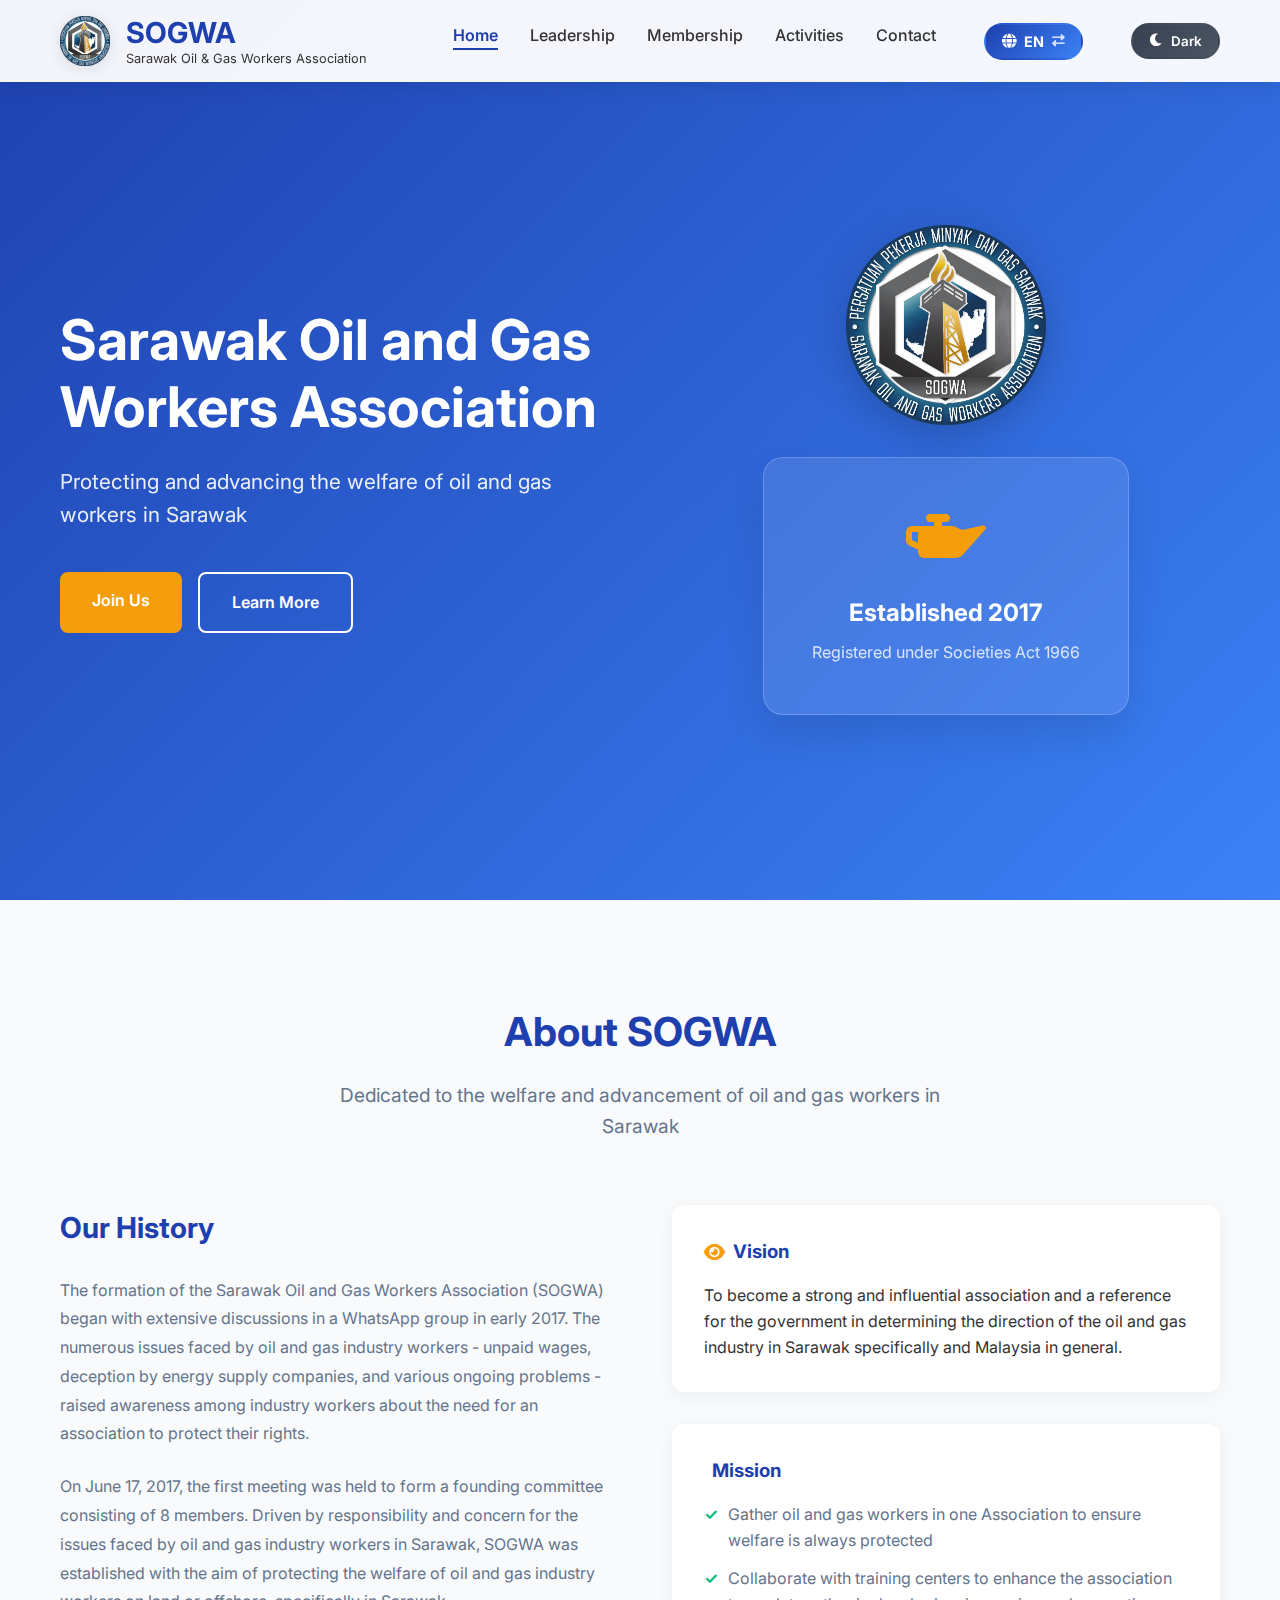
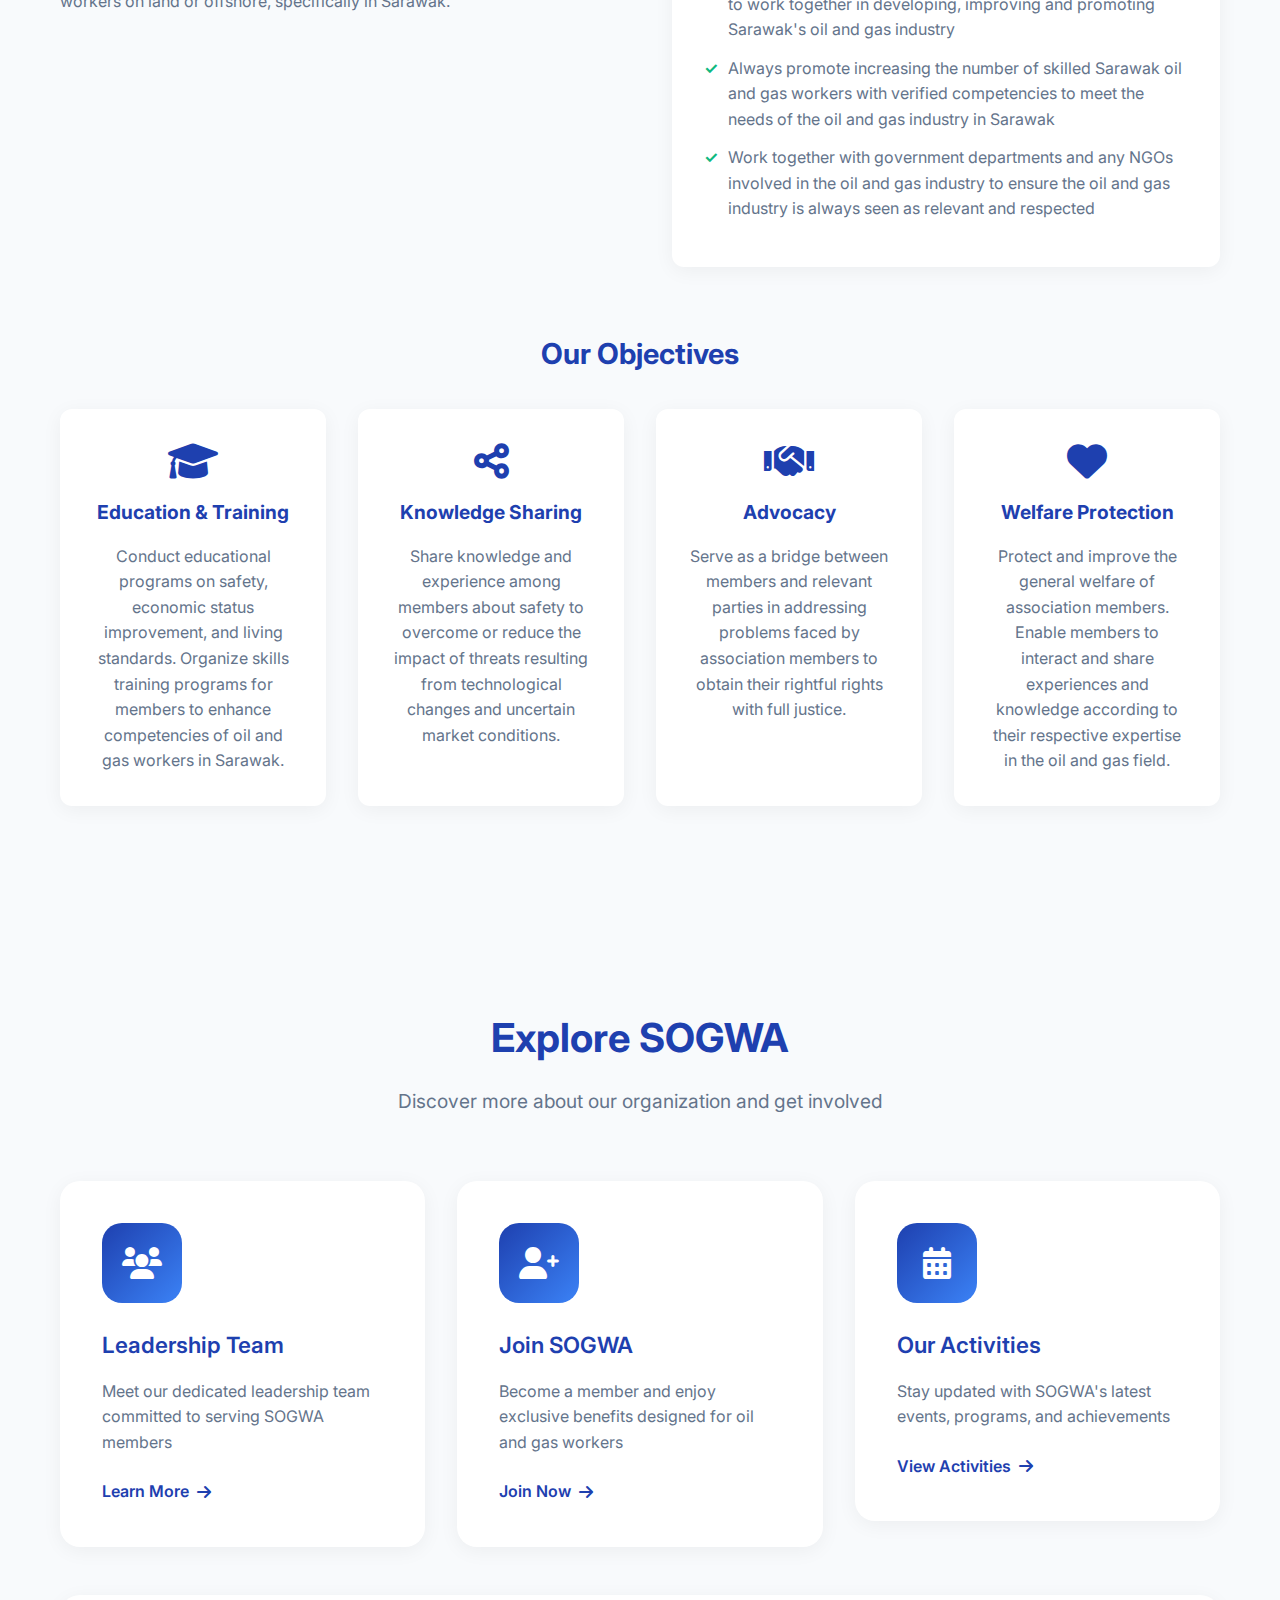
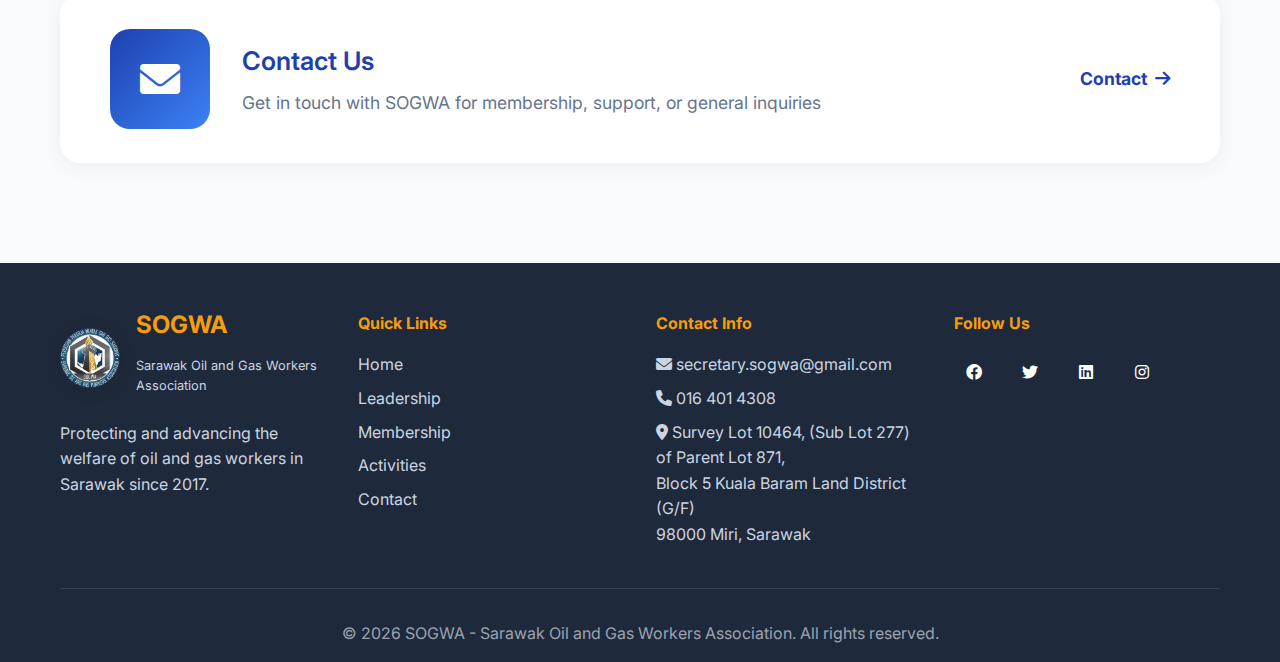
<file: index.html>
<!DOCTYPE html>
<html lang="en" data-theme="light">
<head>
    <meta charset="UTF-8">
    <meta name="viewport" content="width=device-width, initial-scale=1.0">
    <title>SOGWA - Sarawak Oil and Gas Workers Association</title>
    <link rel="stylesheet" href="styles.css">
    <link href="https://cdnjs.cloudflare.com/ajax/libs/font-awesome/6.0.0/css/all.min.css" rel="stylesheet">
    <link href="https://fonts.googleapis.com/css2?family=Inter:wght@300;400;500;600;700&display=swap" rel="stylesheet">
</head>
<body>
    <!-- Navigation -->
    <nav class="navbar">
        <div class="nav-container">
            <div class="nav-logo">
                <img src="logo.png" alt="SOGWA Logo" class="logo-img">
                <div class="logo-text">
                    <h2>SOGWA</h2>
                    <span>Sarawak Oil & Gas Workers Association</span>
                </div>
            </div>
            <ul class="nav-menu">
                <li class="nav-item">
                    <a href="index.html" class="nav-link active">Home</a>
                </li>
                <li class="nav-item">
                    <a href="leadership.html" class="nav-link">Leadership</a>
                </li>
                <li class="nav-item">
                    <a href="membership.html" class="nav-link">Membership</a>
                </li>
                <li class="nav-item">
                    <a href="activities.html" class="nav-link">Activities</a>
                </li>
                <li class="nav-item">
                    <a href="contact.html" class="nav-link">Contact</a>
                </li>
                <li class="nav-item language-switcher">
                    <button class="nav-link language-toggle-btn" onclick="toggleLanguage()">
                        <i class="fas fa-globe"></i>
                        <span class="current-lang">EN</span>
                        <i class="fas fa-exchange-alt toggle-icon"></i>
                    </button>
                </li>
                <li class="nav-item">
                    <button class="nav-link dark-mode-toggle" onclick="toggleDarkMode()">
                        <i class="fas fa-moon"></i>
                        <span>Dark</span>
                    </button>
                </li>
            </ul>
            <div class="hamburger">
                <span class="bar"></span>
                <span class="bar"></span>
                <span class="bar"></span>
            </div>
        </div>
    </nav>

    <!-- Hero Section -->
    <section id="home" class="hero">
        <div class="hero-container">
            <div class="hero-content">
                <h1>Sarawak Oil and Gas Workers Association</h1>
                <p class="hero-subtitle">Protecting and advancing the welfare of oil and gas workers in Sarawak</p>
                <div class="hero-buttons">
                    <a href="membership.html" class="btn btn-primary">Join Us</a>
                    <a href="#about" class="btn btn-secondary">Learn More</a>
                </div>
            </div>
            <div class="hero-image">
                <div class="hero-logo">
                    <img src="logo.png" alt="SOGWA Logo" class="hero-logo-img">
                </div>
                <div class="hero-card">
                    <i class="fas fa-oil-can"></i>
                    <h3>Established 2017</h3>
                    <p>Registered under Societies Act 1966</p>
                </div>
            </div>
        </div>
    </section>

    <!-- About Section -->
    <section id="about" class="about">
        <div class="container">
            <div class="section-header">
                <h2>About SOGWA</h2>
                <p>Dedicated to the welfare and advancement of oil and gas workers in Sarawak</p>
            </div>
            
            <div class="about-grid">
                <div class="about-content">
                    <h3>Our History</h3>
                    <p>The formation of the Sarawak Oil and Gas Workers Association (SOGWA) began with extensive discussions in a WhatsApp group in early 2017. The numerous issues faced by oil and gas industry workers - unpaid wages, deception by energy supply companies, and various ongoing problems - raised awareness among industry workers about the need for an association to protect their rights.</p>
                    
                    <p>On June 17, 2017, the first meeting was held to form a founding committee consisting of 8 members. Driven by responsibility and concern for the issues faced by oil and gas industry workers in Sarawak, SOGWA was established with the aim of protecting the welfare of oil and gas industry workers on land or offshore, specifically in Sarawak.</p>
                </div>
                
                <div class="vision-mission">
                    <div class="vision">
                        <h3><i class="fas fa-eye"></i> Vision</h3>
                        <p>To become a strong and influential association and a reference for the government in determining the direction of the oil and gas industry in Sarawak specifically and Malaysia in general.</p>
                    </div>
                    
                    <div class="mission">
                        <h3><i class="fas fa-target"></i> Mission</h3>
                        <ul>
                            <li>Gather oil and gas workers in one Association to ensure welfare is always protected</li>
                            <li>Collaborate with training centers to enhance the association to work together in developing, improving and promoting Sarawak's oil and gas industry</li>
                            <li>Always promote increasing the number of skilled Sarawak oil and gas workers with verified competencies to meet the needs of the oil and gas industry in Sarawak</li>
                            <li>Work together with government departments and any NGOs involved in the oil and gas industry to ensure the oil and gas industry is always seen as relevant and respected</li>
                        </ul>
                    </div>
                </div>
            </div>

            <div class="objectives">
                <h3>Our Objectives</h3>
                <div class="objectives-grid">
                    <div class="objective-card">
                        <i class="fas fa-graduation-cap"></i>
                        <h4>Education & Training</h4>
                        <p>Conduct educational programs on safety, economic status improvement, and living standards. Organize skills training programs for members to enhance competencies of oil and gas workers in Sarawak.</p>
                    </div>
                    
                    <div class="objective-card">
                        <i class="fas fa-share-alt"></i>
                        <h4>Knowledge Sharing</h4>
                        <p>Share knowledge and experience among members about safety to overcome or reduce the impact of threats resulting from technological changes and uncertain market conditions.</p>
                    </div>
                    
                    <div class="objective-card">
                        <i class="fas fa-handshake"></i>
                        <h4>Advocacy</h4>
                        <p>Serve as a bridge between members and relevant parties in addressing problems faced by association members to obtain their rightful rights with full justice.</p>
                    </div>
                    
                    <div class="objective-card">
                        <i class="fas fa-heart"></i>
                        <h4>Welfare Protection</h4>
                        <p>Protect and improve the general welfare of association members. Enable members to interact and share experiences and knowledge according to their respective expertise in the oil and gas field.</p>
                    </div>
                </div>
            </div>
        </div>
    </section>

    <!-- Quick Links Section -->
    <section class="quick-links">
        <div class="container">
            <div class="section-header">
                <h2>Explore SOGWA</h2>
                <p>Discover more about our organization and get involved</p>
            </div>
            
            <div class="quick-links-grid">
                <a href="leadership.html" class="quick-link-card">
                    <div class="quick-link-icon">
                        <i class="fas fa-users"></i>
                    </div>
                    <h3>Leadership Team</h3>
                    <p>Meet our dedicated leadership team committed to serving SOGWA members</p>
                    <span class="quick-link-arrow">Learn More <i class="fas fa-arrow-right"></i></span>
                </a>
                
                <a href="membership.html" class="quick-link-card">
                    <div class="quick-link-icon">
                        <i class="fas fa-user-plus"></i>
                    </div>
                    <h3>Join SOGWA</h3>
                    <p>Become a member and enjoy exclusive benefits designed for oil and gas workers</p>
                    <span class="quick-link-arrow">Join Now <i class="fas fa-arrow-right"></i></span>
                </a>
                
                <a href="activities.html" class="quick-link-card">
                    <div class="quick-link-icon">
                        <i class="fas fa-calendar-alt"></i>
                    </div>
                    <h3>Our Activities</h3>
                    <p>Stay updated with SOGWA's latest events, programs, and achievements</p>
                    <span class="quick-link-arrow">View Activities <i class="fas fa-arrow-right"></i></span>
                </a>
            </div>
            
            <!-- Full-width Contact Us Card -->
            <div class="contact-card-container">
                <a href="contact.html" class="quick-link-card contact-card-full">
                    <div class="contact-card-content">
                        <div class="contact-card-left">
                            <div class="quick-link-icon">
                                <i class="fas fa-envelope"></i>
                            </div>
                            <div class="contact-card-text">
                                <h3>Contact Us</h3>
                                <p>Get in touch with SOGWA for membership, support, or general inquiries</p>
                            </div>
                        </div>
                        <div class="contact-card-right">
                            <span class="quick-link-arrow">Contact <i class="fas fa-arrow-right"></i></span>
                        </div>
                    </div>
                </a>
            </div>
        </div>
    </section>

    <!-- Footer -->
    <footer class="footer">
        <div class="container">
            <div class="footer-content">
                <div class="footer-section">
                    <div class="footer-logo">
                        <img src="logo.png" alt="SOGWA Logo" class="footer-logo-img">
                        <div class="footer-logo-text">
                            <h3>SOGWA</h3>
                            <p>Sarawak Oil and Gas Workers Association</p>
                        </div>
                    </div>
                    <p>Protecting and advancing the welfare of oil and gas workers in Sarawak since 2017.</p>
                </div>
                
                <div class="footer-section">
                    <h4>Quick Links</h4>
                    <ul>
                        <li><a href="index.html">Home</a></li>
                        <li><a href="leadership.html">Leadership</a></li>
                        <li><a href="membership.html">Membership</a></li>
                        <li><a href="activities.html">Activities</a></li>
                        <li><a href="contact.html">Contact</a></li>
                    </ul>
                </div>
                
                <div class="footer-section">
                    <h4>Contact Info</h4>
                    <p><i class="fas fa-envelope"></i> <a href="mailto:secretary.sogwa@gmail.com">secretary.sogwa@gmail.com</a></p>
                    <p><i class="fas fa-phone"></i> <a href="tel:+60164014308">016 401 4308</a></p>
                    <p><i class="fas fa-map-marker-alt"></i> Survey Lot 10464, (Sub Lot 277) of Parent Lot 871,<br>
                        Block 5 Kuala Baram Land District (G/F)<br>
                        98000 Miri, Sarawak</p>
                </div>
                
                <div class="footer-section">
                    <h4>Follow Us</h4>
                    <div class="social-links">
                        <a href="#"><i class="fab fa-facebook"></i></a>
                        <a href="#"><i class="fab fa-twitter"></i></a>
                        <a href="#"><i class="fab fa-linkedin"></i></a>
                        <a href="#"><i class="fab fa-instagram"></i></a>
                    </div>
                </div>
            </div>
            
            <div class="footer-bottom">
                <p>&copy; <span id="current-year"></span> SOGWA - Sarawak Oil and Gas Workers Association. All rights reserved.</p>
            </div>
        </div>
    </footer>

    <script src="script.js"></script>
</body>
</html>
</file>
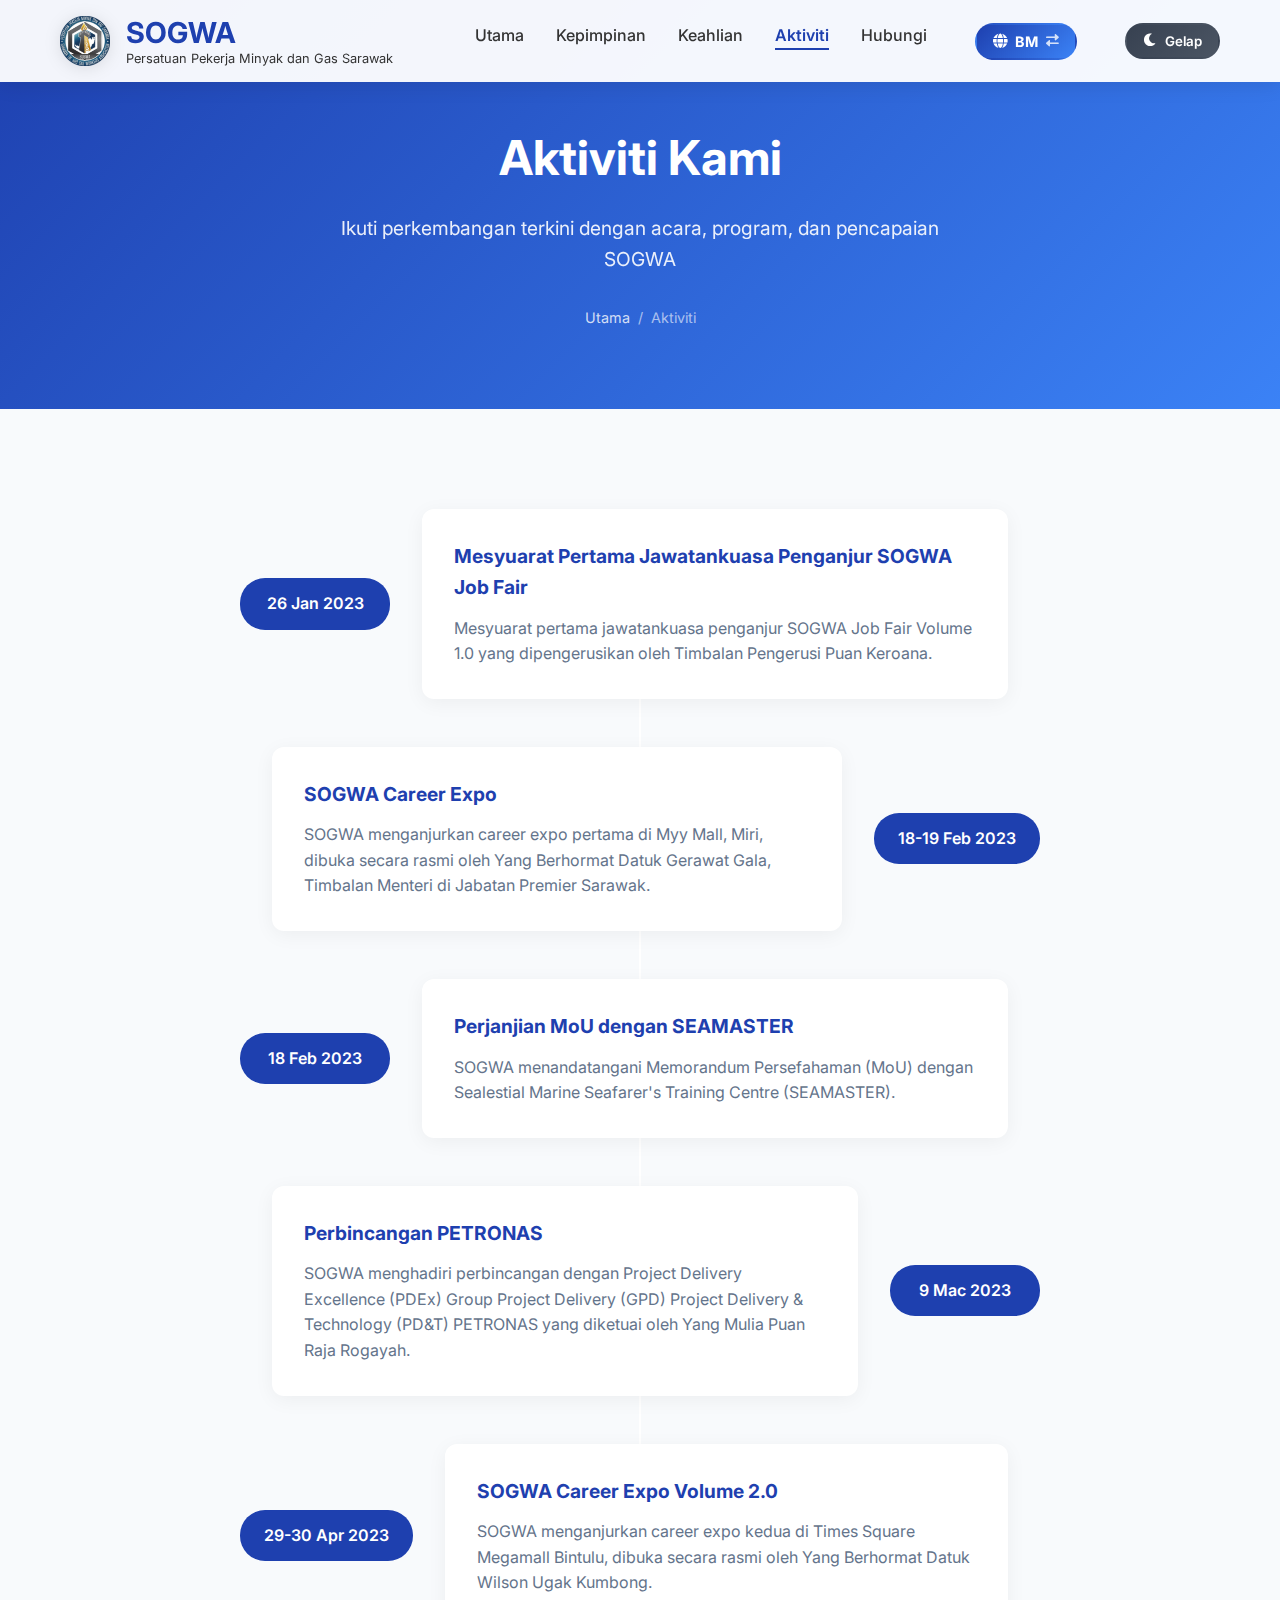
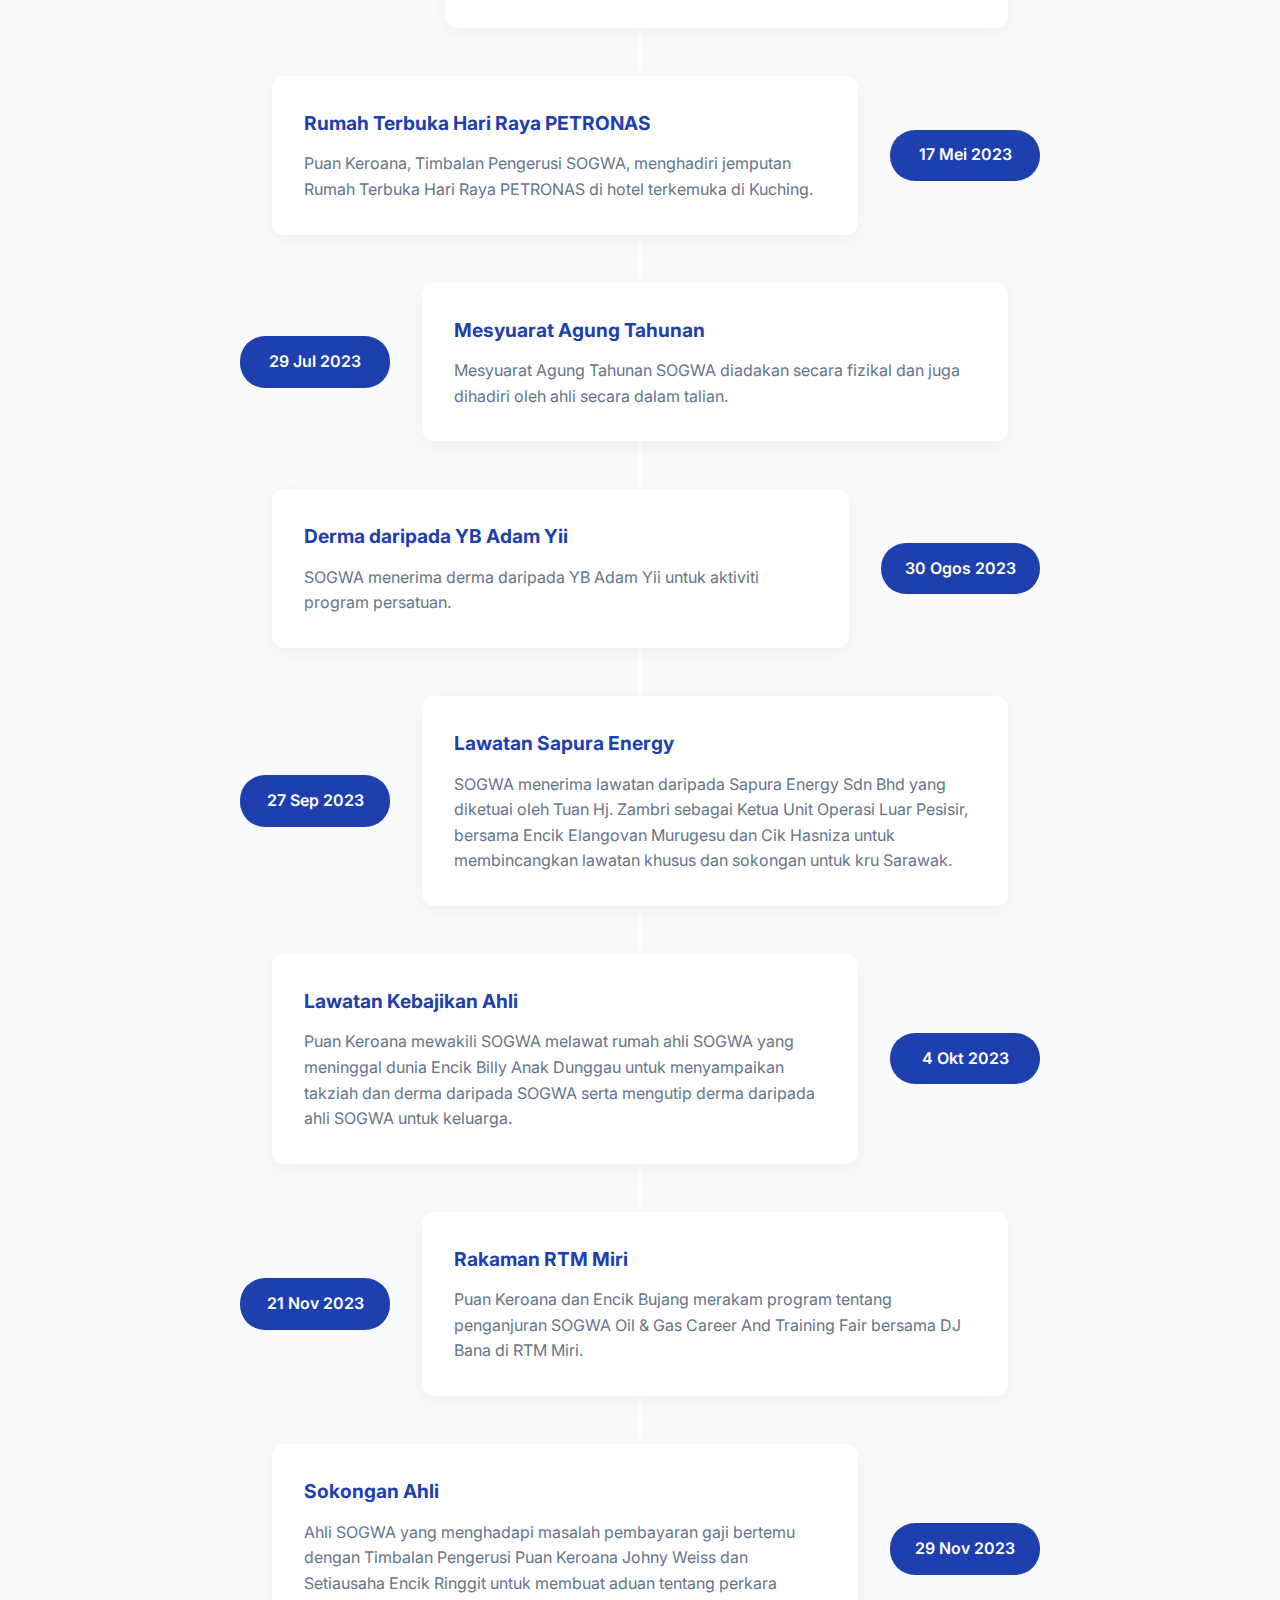
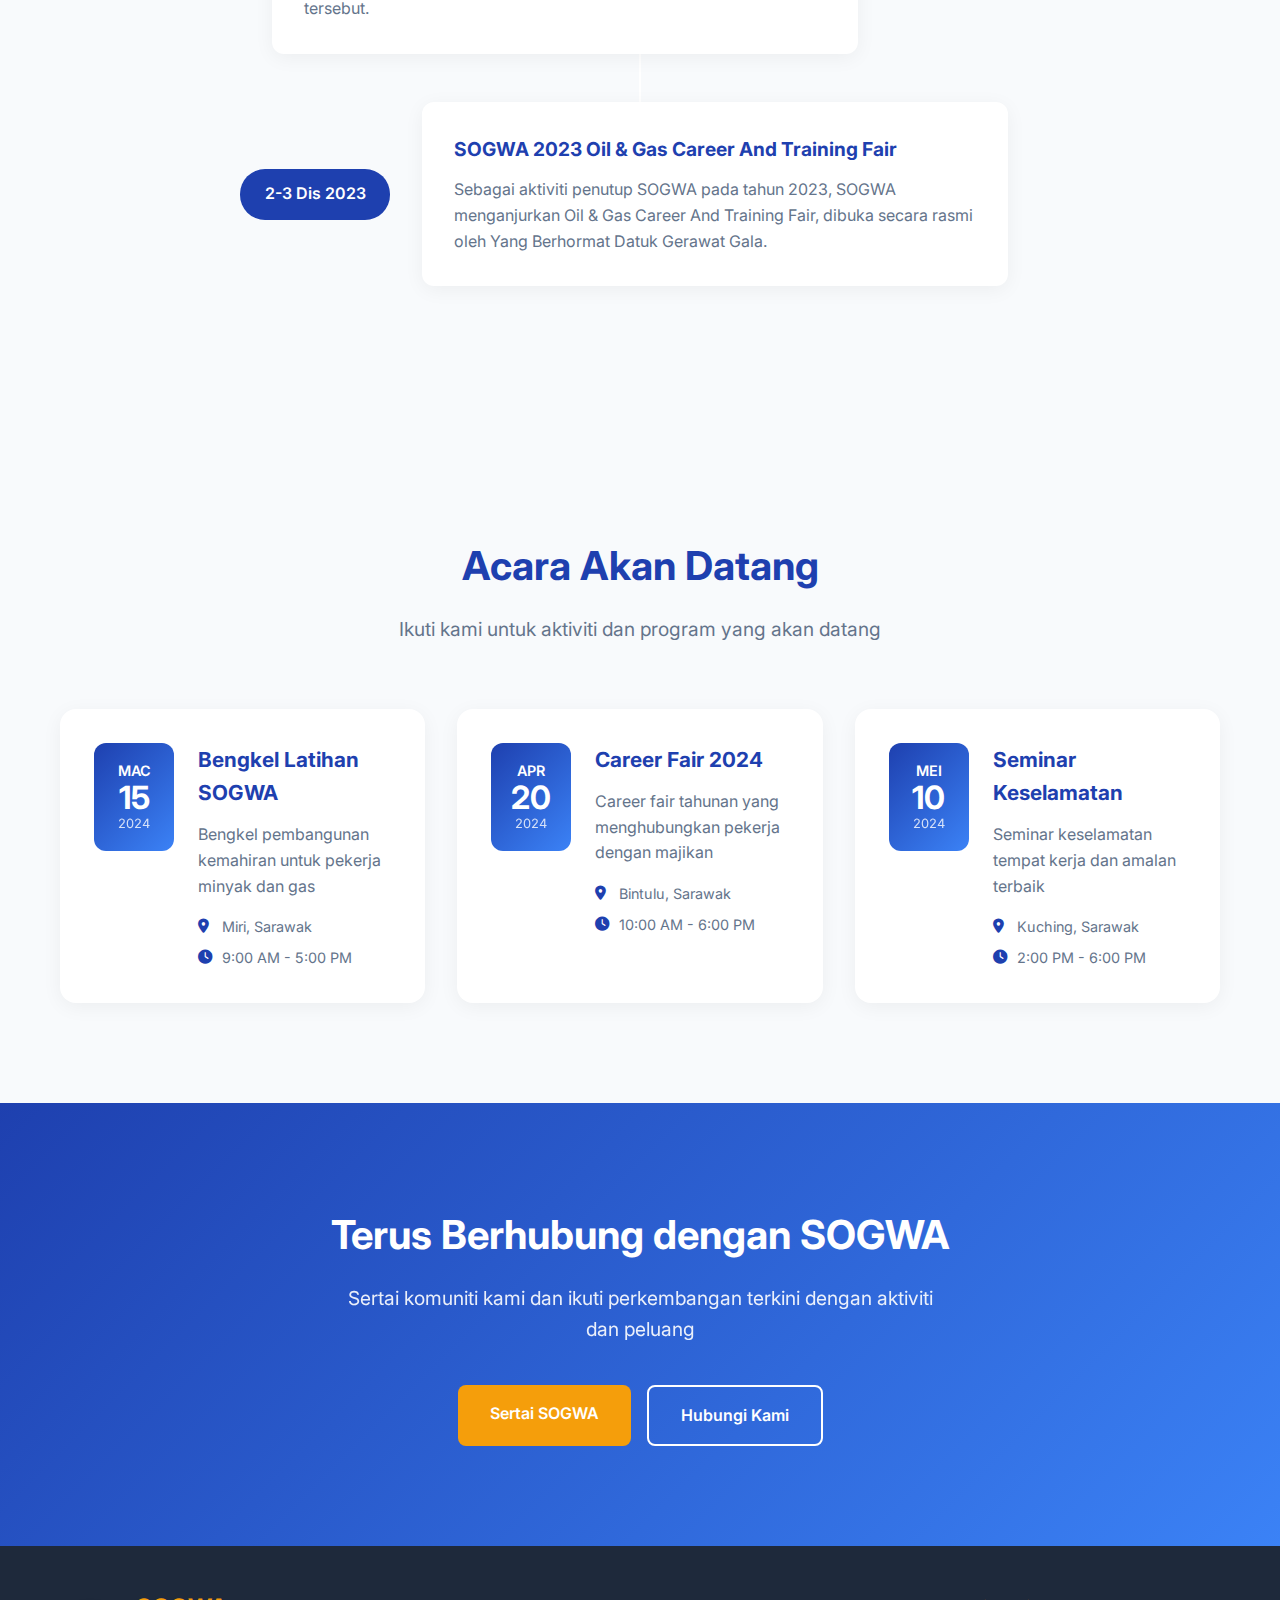
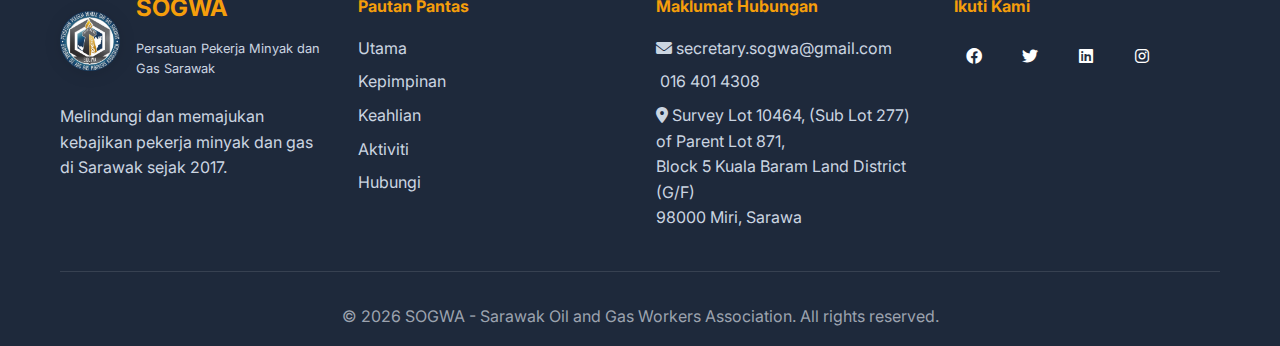
<file: activities-bm.html>
<!DOCTYPE html>
<html lang="ms" data-theme="light">

<head>
    <meta charset="UTF-8">
    <meta name="viewport" content="width=device-width, initial-scale=1.0">
    <title>Aktiviti - SOGWA</title>
    <link rel="stylesheet" href="styles.css">
    <link href="https://cdnjs.cloudflare.com/ajax/libs/font-awesome/6.0.0/css/all.min.css" rel="stylesheet">
    <link href="https://fonts.googleapis.com/css2?family=Inter:wght@300;400;500;600;700&display=swap" rel="stylesheet">
</head>
<body>
    <!-- Navigation -->
    <nav class="navbar">
        <div class="nav-container">
            <div class="nav-logo">
                <img src="logo.png" alt="Logo SOGWA" class="logo-img">
                <div class="logo-text">
                    <h2>SOGWA</h2>
                    <span>Persatuan Pekerja Minyak dan Gas Sarawak</span>
                </div>
            </div>
            <ul class="nav-menu">
                <li class="nav-item">
                    <a href="index-bm.html" class="nav-link">Utama</a>
                </li>
                <li class="nav-item">
                    <a href="leadership-bm.html" class="nav-link">Kepimpinan</a>
                </li>
                <li class="nav-item">
                    <a href="membership-bm.html" class="nav-link">Keahlian</a>
                </li>
                <li class="nav-item">
                    <a href="activities-bm.html" class="nav-link active">Aktiviti</a>
                </li>
                <li class="nav-item">
                    <a href="contact-bm.html" class="nav-link">Hubungi</a>
                </li>
                <li class="nav-item language-switcher">
                    <button class="nav-link language-toggle-btn" onclick="toggleLanguage()">
                        <i class="fas fa-globe"></i>
                        <span class="current-lang">BM</span>
                        <i class="fas fa-exchange-alt toggle-icon"></i>
                    </button>
                </li>
                <li class="nav-item">
                    <button class="nav-link dark-mode-toggle" onclick="toggleDarkMode()">
                        <i class="fas fa-moon"></i>
                        <span>Gelap</span>
                    </button>
                </li>
            </ul>
            <div class="hamburger">
                <span class="bar"></span>
                <span class="bar"></span>
                <span class="bar"></span>
            </div>
        </div>
    </nav>

    <!-- Page Header -->
    <section class="page-header">
        <div class="container">
            <div class="page-header-content">
                <h1>Aktiviti Kami</h1>
                <p>Ikuti perkembangan terkini dengan acara, program, dan pencapaian SOGWA</p>
                <nav class="breadcrumb">
                    <a href="index-bm.html">Utama</a>
                    <span>/</span>
                    <span>Aktiviti</span>
                </nav>
            </div>
        </div>
    </section>

    <!-- Activities Section -->
    <section id="activities" class="activities">
        <div class="container">
            <div class="activities-timeline">
                <div class="timeline-item">
                    <div class="timeline-date">26 Jan 2023</div>
                    <div class="timeline-content">
                        <h4>Mesyuarat Pertama Jawatankuasa Penganjur SOGWA Job Fair</h4>
                        <p>Mesyuarat pertama jawatankuasa penganjur SOGWA Job Fair Volume 1.0 yang dipengerusikan oleh Timbalan Pengerusi Puan Keroana.</p>
                    </div>
                </div>
                
                <div class="timeline-item">
                    <div class="timeline-date">18-19 Feb 2023</div>
                    <div class="timeline-content">
                        <h4>SOGWA Career Expo</h4>
                        <p>SOGWA menganjurkan career expo pertama di Myy Mall, Miri, dibuka secara rasmi oleh Yang Berhormat Datuk Gerawat Gala, Timbalan Menteri di Jabatan Premier Sarawak.</p>
                    </div>
                </div>
                
                <div class="timeline-item">
                    <div class="timeline-date">18 Feb 2023</div>
                    <div class="timeline-content">
                        <h4>Perjanjian MoU dengan SEAMASTER</h4>
                        <p>SOGWA menandatangani Memorandum Persefahaman (MoU) dengan Sealestial Marine Seafarer's Training Centre (SEAMASTER).</p>
                    </div>
                </div>
                
                <div class="timeline-item">
                    <div class="timeline-date">9 Mac 2023</div>
                    <div class="timeline-content">
                        <h4>Perbincangan PETRONAS</h4>
                        <p>SOGWA menghadiri perbincangan dengan Project Delivery Excellence (PDEx) Group Project Delivery (GPD) Project Delivery & Technology (PD&T) PETRONAS yang diketuai oleh Yang Mulia Puan Raja Rogayah.</p>
                    </div>
                </div>
                
                <div class="timeline-item">
                    <div class="timeline-date">29-30 Apr 2023</div>
                    <div class="timeline-content">
                        <h4>SOGWA Career Expo Volume 2.0</h4>
                        <p>SOGWA menganjurkan career expo kedua di Times Square Megamall Bintulu, dibuka secara rasmi oleh Yang Berhormat Datuk Wilson Ugak Kumbong.</p>
                    </div>
                </div>
                
                <div class="timeline-item">
                    <div class="timeline-date">17 Mei 2023</div>
                    <div class="timeline-content">
                        <h4>Rumah Terbuka Hari Raya PETRONAS</h4>
                        <p>Puan Keroana, Timbalan Pengerusi SOGWA, menghadiri jemputan Rumah Terbuka Hari Raya PETRONAS di hotel terkemuka di Kuching.</p>
                    </div>
                </div>
                
                <div class="timeline-item">
                    <div class="timeline-date">29 Jul 2023</div>
                    <div class="timeline-content">
                        <h4>Mesyuarat Agung Tahunan</h4>
                        <p>Mesyuarat Agung Tahunan SOGWA diadakan secara fizikal dan juga dihadiri oleh ahli secara dalam talian.</p>
                    </div>
                </div>
                
                <div class="timeline-item">
                    <div class="timeline-date">30 Ogos 2023</div>
                    <div class="timeline-content">
                        <h4>Derma daripada YB Adam Yii</h4>
                        <p>SOGWA menerima derma daripada YB Adam Yii untuk aktiviti program persatuan.</p>
                    </div>
                </div>
                
                <div class="timeline-item">
                    <div class="timeline-date">27 Sep 2023</div>
                    <div class="timeline-content">
                        <h4>Lawatan Sapura Energy</h4>
                        <p>SOGWA menerima lawatan daripada Sapura Energy Sdn Bhd yang diketuai oleh Tuan Hj. Zambri sebagai Ketua Unit Operasi Luar Pesisir, bersama Encik Elangovan Murugesu dan Cik Hasniza untuk membincangkan lawatan khusus dan sokongan untuk kru Sarawak.</p>
                    </div>
                </div>
                
                <div class="timeline-item">
                    <div class="timeline-date">4 Okt 2023</div>
                    <div class="timeline-content">
                        <h4>Lawatan Kebajikan Ahli</h4>
                        <p>Puan Keroana mewakili SOGWA melawat rumah ahli SOGWA yang meninggal dunia Encik Billy Anak Dunggau untuk menyampaikan takziah dan derma daripada SOGWA serta mengutip derma daripada ahli SOGWA untuk keluarga.</p>
                    </div>
                </div>
                
                <div class="timeline-item">
                    <div class="timeline-date">21 Nov 2023</div>
                    <div class="timeline-content">
                        <h4>Rakaman RTM Miri</h4>
                        <p>Puan Keroana dan Encik Bujang merakam program tentang penganjuran SOGWA Oil & Gas Career And Training Fair bersama DJ Bana di RTM Miri.</p>
                    </div>
                </div>
                
                <div class="timeline-item">
                    <div class="timeline-date">29 Nov 2023</div>
                    <div class="timeline-content">
                        <h4>Sokongan Ahli</h4>
                        <p>Ahli SOGWA yang menghadapi masalah pembayaran gaji bertemu dengan Timbalan Pengerusi Puan Keroana Johny Weiss dan Setiausaha Encik Ringgit untuk membuat aduan tentang perkara tersebut.</p>
                    </div>
                </div>
                
                <div class="timeline-item">
                    <div class="timeline-date">2-3 Dis 2023</div>
                    <div class="timeline-content">
                        <h4>SOGWA 2023 Oil & Gas Career And Training Fair</h4>
                        <p>Sebagai aktiviti penutup SOGWA pada tahun 2023, SOGWA menganjurkan Oil & Gas Career And Training Fair, dibuka secara rasmi oleh Yang Berhormat Datuk Gerawat Gala.</p>
                    </div>
                </div>
            </div>
        </div>
    </section>

    <!-- Upcoming Events Section -->
    <section class="upcoming-events">
        <div class="container">
            <div class="section-header">
                <h2>Acara Akan Datang</h2>
                <p>Ikuti kami untuk aktiviti dan program yang akan datang</p>
            </div>
            
            <div class="events-grid">
                <div class="event-card">
                    <div class="event-date">
                        <span class="month">Mac</span>
                        <span class="day">15</span>
                        <span class="year">2024</span>
                    </div>
                    <div class="event-content">
                        <h3>Bengkel Latihan SOGWA</h3>
                        <p>Bengkel pembangunan kemahiran untuk pekerja minyak dan gas</p>
                        <div class="event-details">
                            <span><i class="fas fa-map-marker-alt"></i> Miri, Sarawak</span>
                            <span><i class="fas fa-clock"></i> 9:00 AM - 5:00 PM</span>
                        </div>
                    </div>
                </div>
                
                <div class="event-card">
                    <div class="event-date">
                        <span class="month">Apr</span>
                        <span class="day">20</span>
                        <span class="year">2024</span>
                    </div>
                    <div class="event-content">
                        <h3>Career Fair 2024</h3>
                        <p>Career fair tahunan yang menghubungkan pekerja dengan majikan</p>
                        <div class="event-details">
                            <span><i class="fas fa-map-marker-alt"></i> Bintulu, Sarawak</span>
                            <span><i class="fas fa-clock"></i> 10:00 AM - 6:00 PM</span>
                        </div>
                    </div>
                </div>
                
                <div class="event-card">
                    <div class="event-date">
                        <span class="month">Mei</span>
                        <span class="day">10</span>
                        <span class="year">2024</span>
                    </div>
                    <div class="event-content">
                        <h3>Seminar Keselamatan</h3>
                        <p>Seminar keselamatan tempat kerja dan amalan terbaik</p>
                        <div class="event-details">
                            <span><i class="fas fa-map-marker-alt"></i> Kuching, Sarawak</span>
                            <span><i class="fas fa-clock"></i> 2:00 PM - 6:00 PM</span>
                        </div>
                    </div>
                </div>
            </div>
        </div>
    </section>

    <!-- Call to Action -->
    <section class="cta-section">
        <div class="container">
            <div class="cta-content">
                <h2>Terus Berhubung dengan SOGWA</h2>
                <p>Sertai komuniti kami dan ikuti perkembangan terkini dengan aktiviti dan peluang</p>
                <div class="cta-buttons">
                    <a href="membership-bm.html" class="btn btn-primary">Sertai SOGWA</a>
                    <a href="contact-bm.html" class="btn btn-secondary">Hubungi Kami</a>
                </div>
            </div>
        </div>
    </section>

    <!-- Footer -->
    <footer class="footer">
        <div class="container">
            <div class="footer-content">
                <div class="footer-section">
                    <div class="footer-logo">
                        <img src="logo.png" alt="Logo SOGWA" class="footer-logo-img">
                        <div class="footer-logo-text">
                            <h3>SOGWA</h3>
                            <p>Persatuan Pekerja Minyak dan Gas Sarawak</p>
                        </div>
                    </div>
                    <p>Melindungi dan memajukan kebajikan pekerja minyak dan gas di Sarawak sejak 2017.</p>
                </div>
                
                <div class="footer-section">
                    <h4>Pautan Pantas</h4>
                    <ul>
                        <li><a href="index-bm.html">Utama</a></li>
                        <li><a href="leadership-bm.html">Kepimpinan</a></li>
                        <li><a href="membership-bm.html">Keahlian</a></li>
                        <li><a href="activities-bm.html">Aktiviti</a></li>
                        <li><a href="contact-bm.html">Hubungi</a></li>
                    </ul>
                </div>
                
                <div class="footer-section">
                    <h4>Maklumat Hubungan</h4>
                    <p><i class="fas fa-envelope"></i> <a href="mailto:secretary.sogwa@gmail.com">secretary.sogwa@gmail.com</a></p>
                    <p><i class="fas fa-phokne"></i> <a href="tel:+60164014308">016 401 4308</a></p>
                    <p><i class="fas fa-map-marker-alt"></i> Survey Lot 10464, (Sub Lot 277) of Parent Lot 871,<br>
                        Block 5 Kuala Baram Land District (G/F)<br>
                        98000 Miri, Sarawa</p>
                </div>
                
                <div class="footer-section">
                    <h4>Ikuti Kami</h4>
                    <div class="social-links">
                        <a href="#"><i class="fab fa-facebook"></i></a>
                        <a href="#"><i class="fab fa-twitter"></i></a>
                        <a href="#"><i class="fab fa-linkedin"></i></a>
                        <a href="#"><i class="fab fa-instagram"></i></a>
                    </div>
                </div>
            </div>
            
            <div class="footer-bottom">
                <p>&copy; <span id="current-year">2024</span> SOGWA - Sarawak Oil and Gas Workers Association. All rights reserved.</p>
            </div>
        </div>
    </footer>

    <script src="script.js"></script>
</body>
</html>
</file>
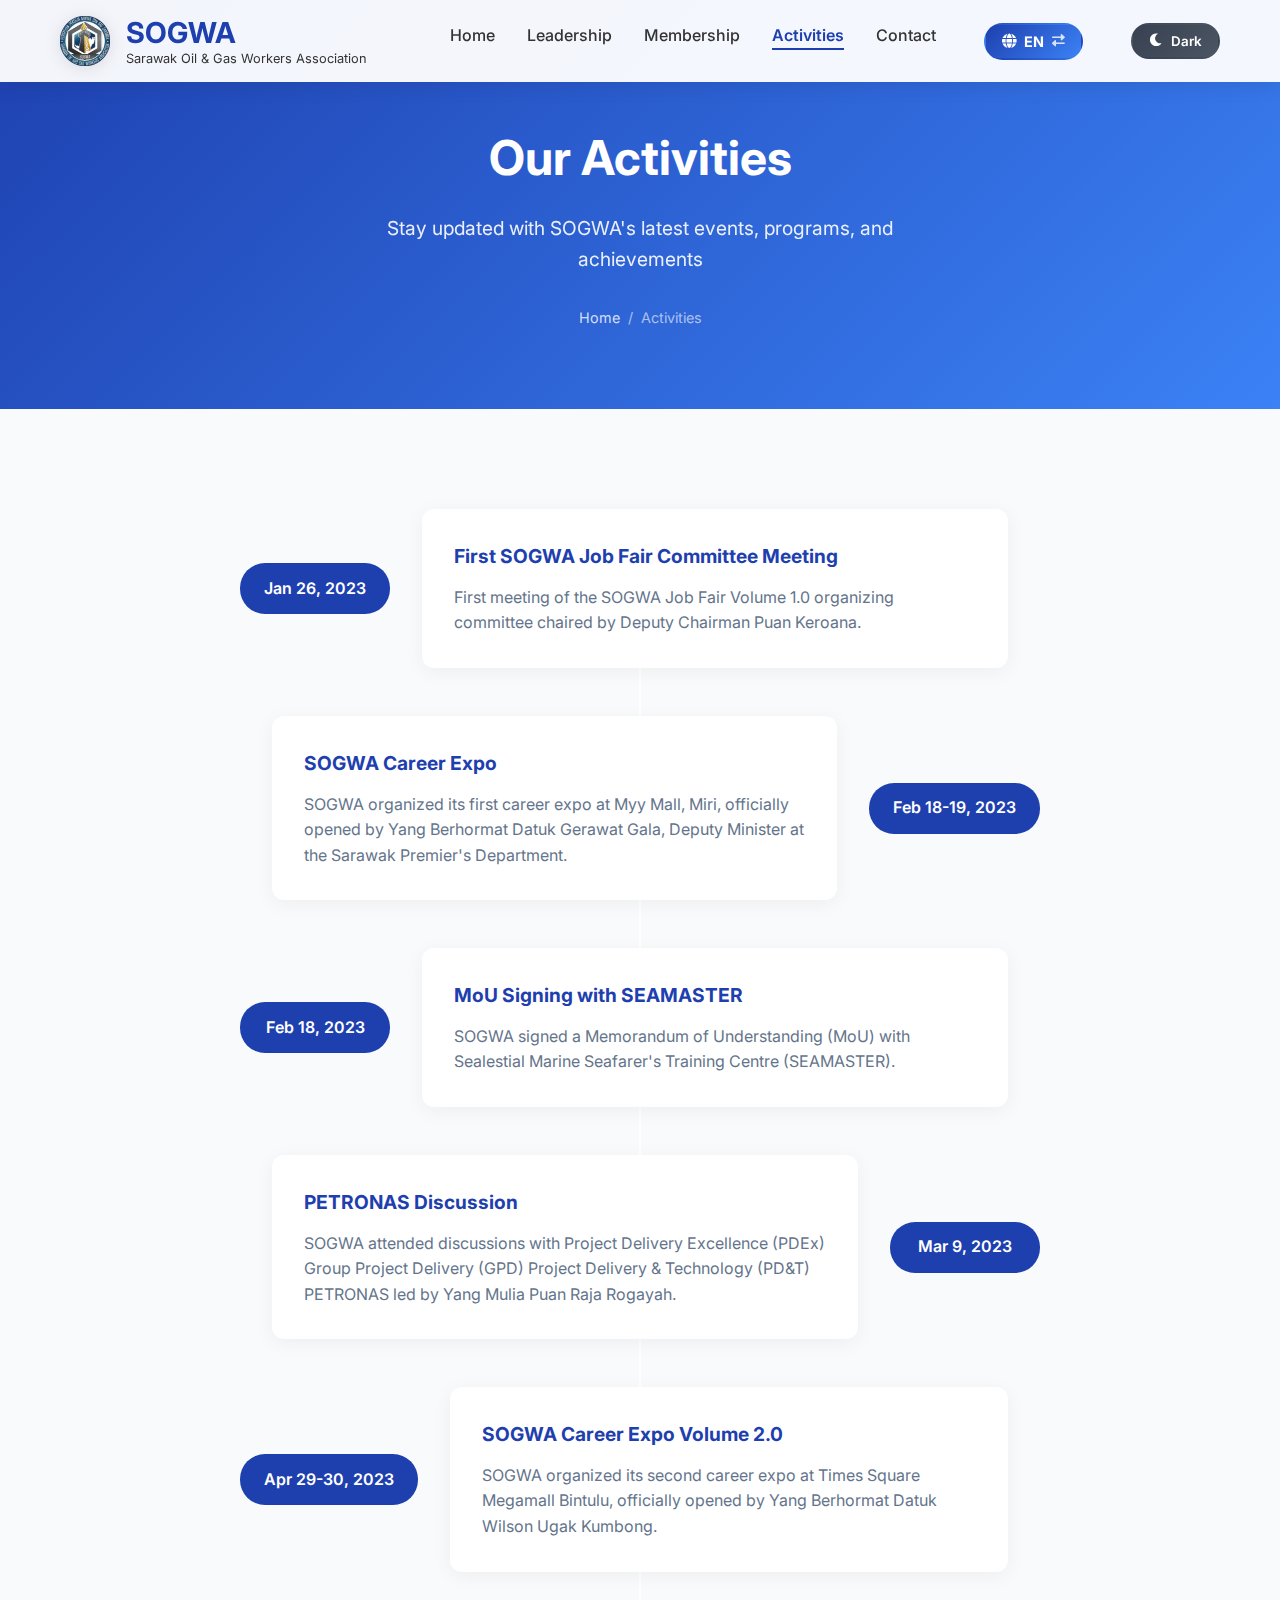
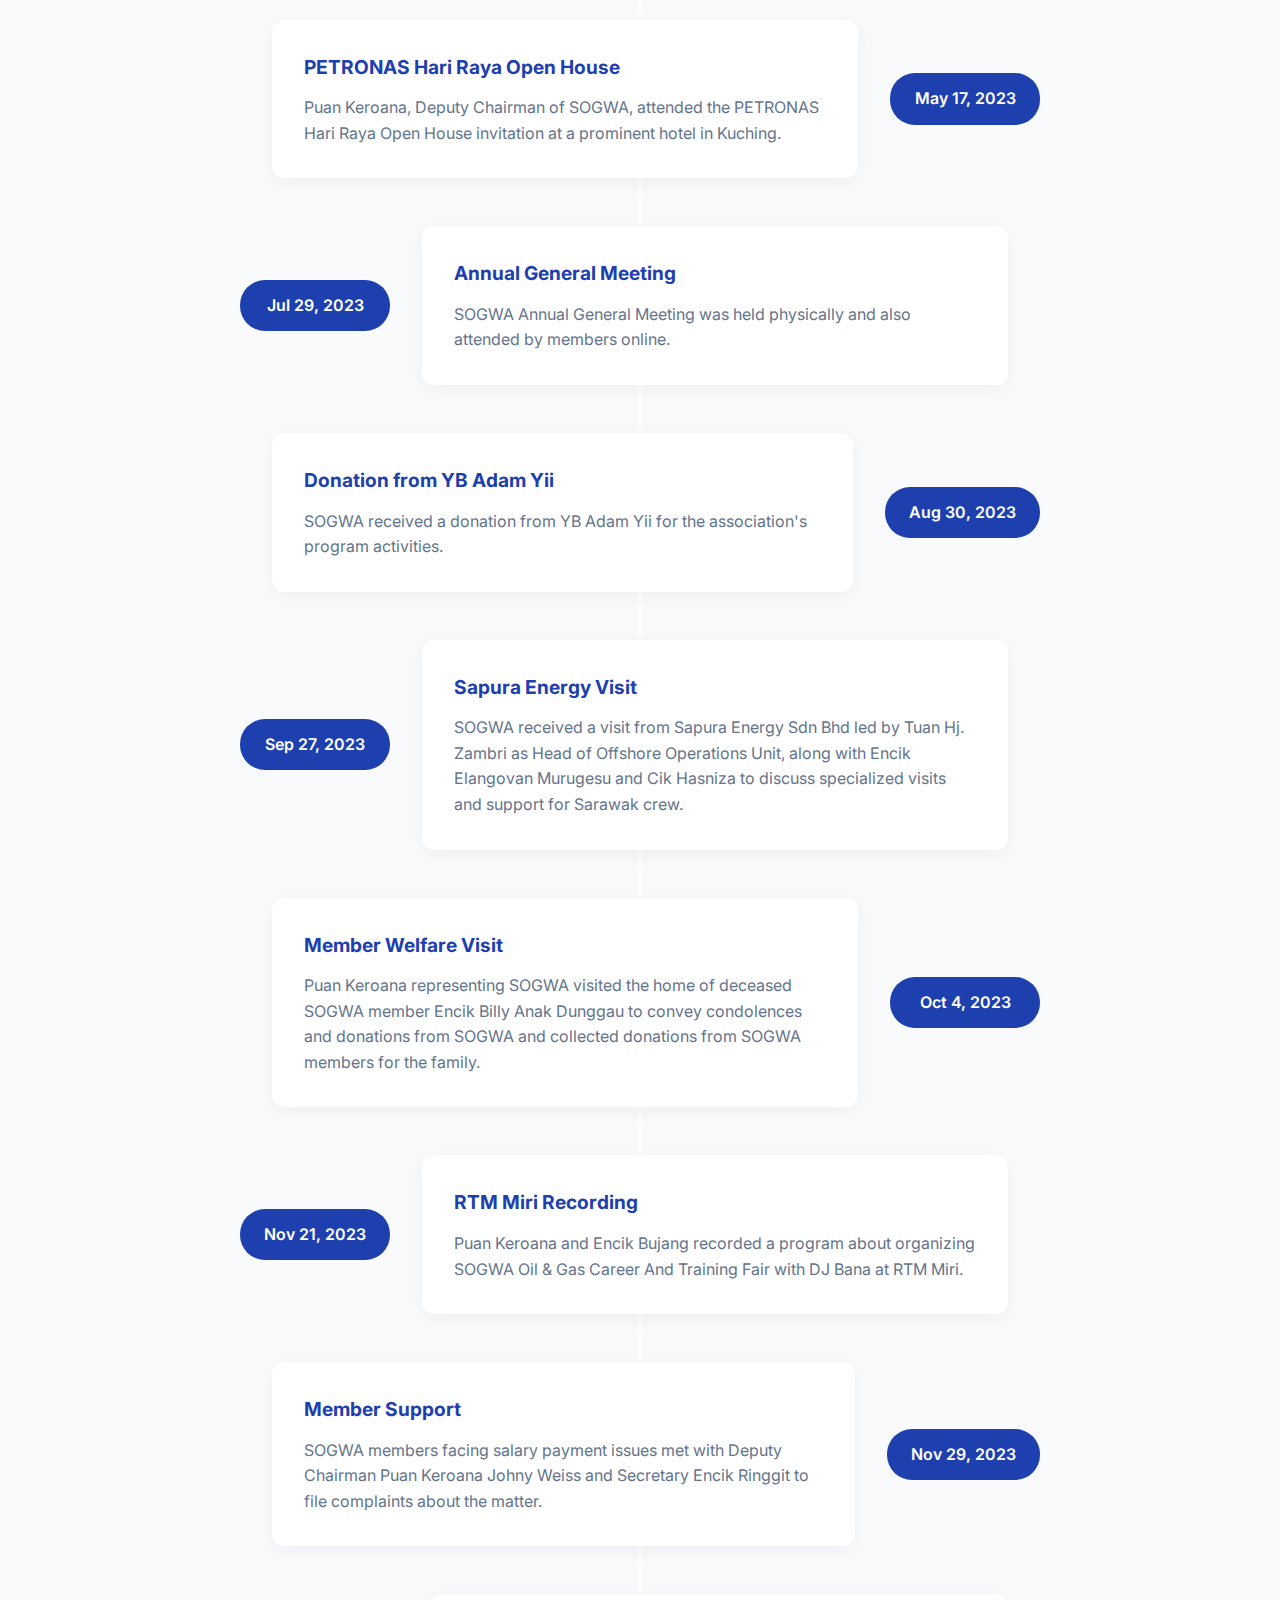
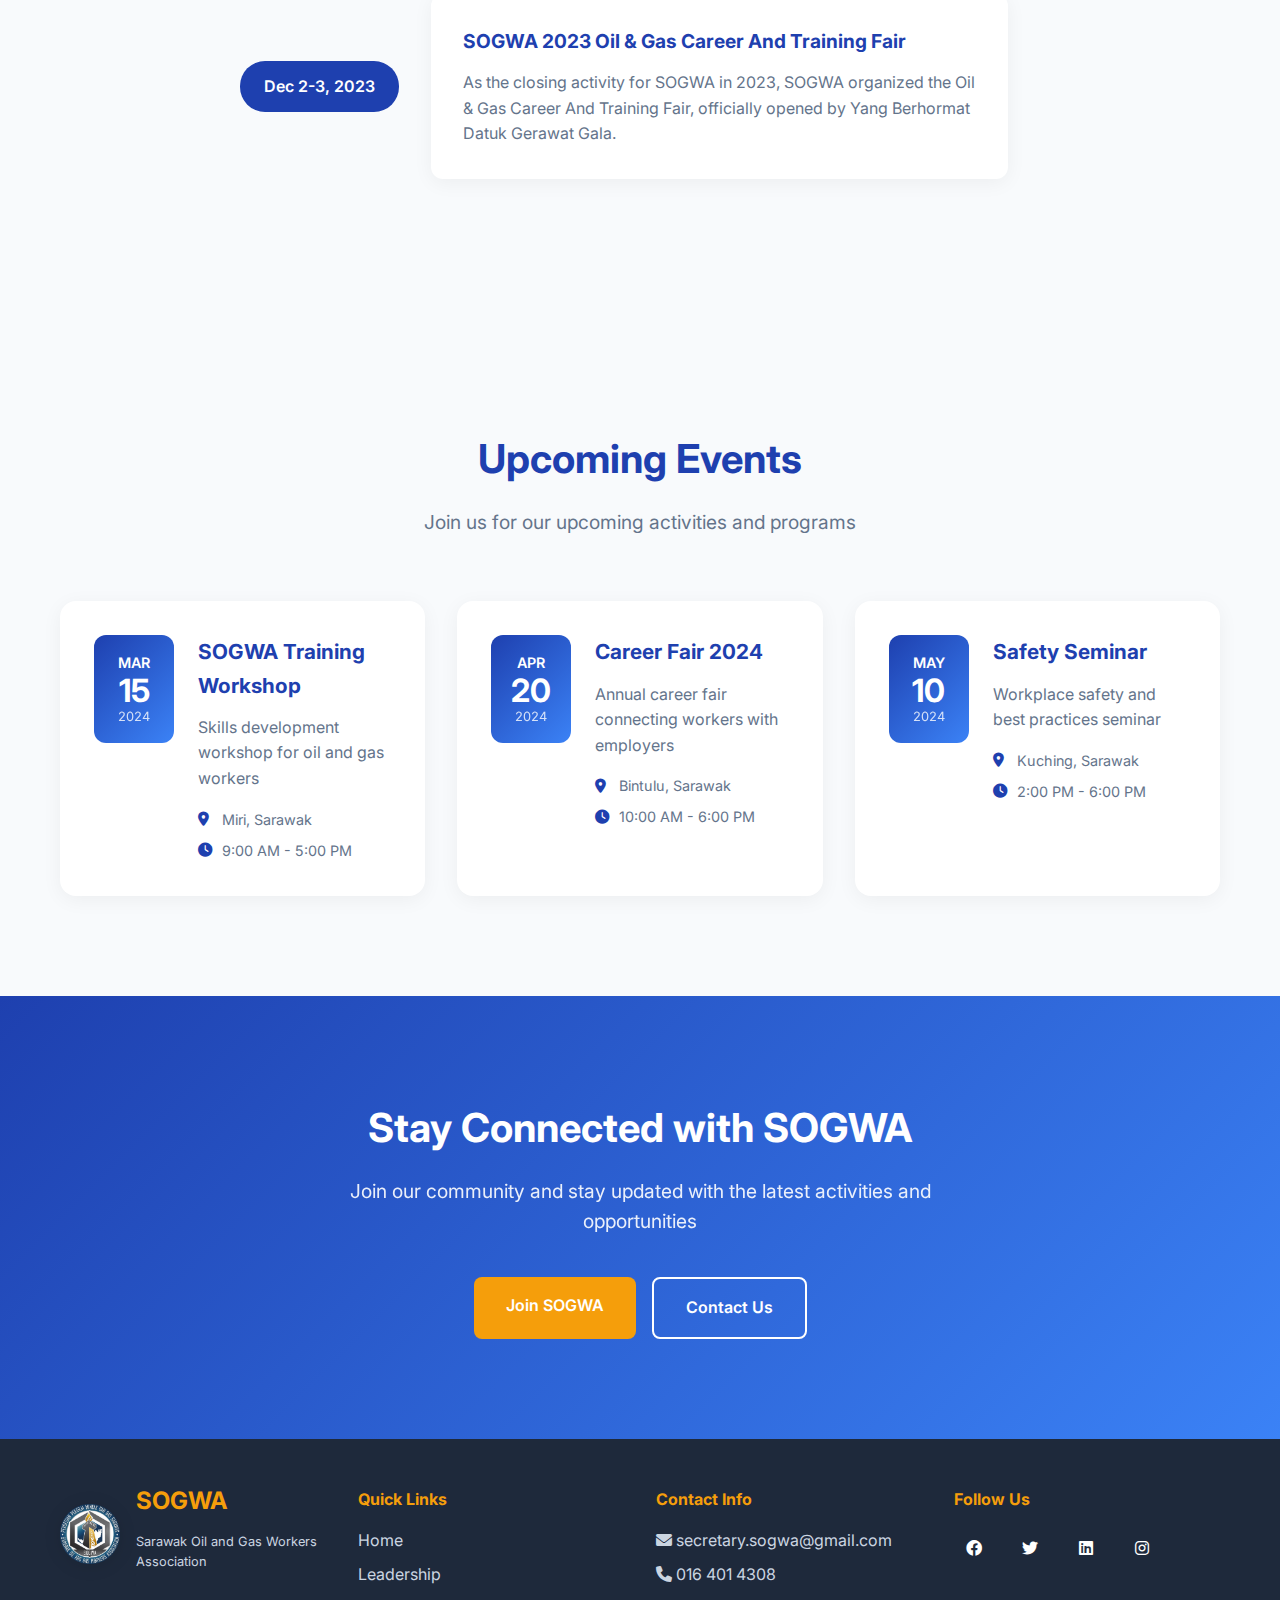
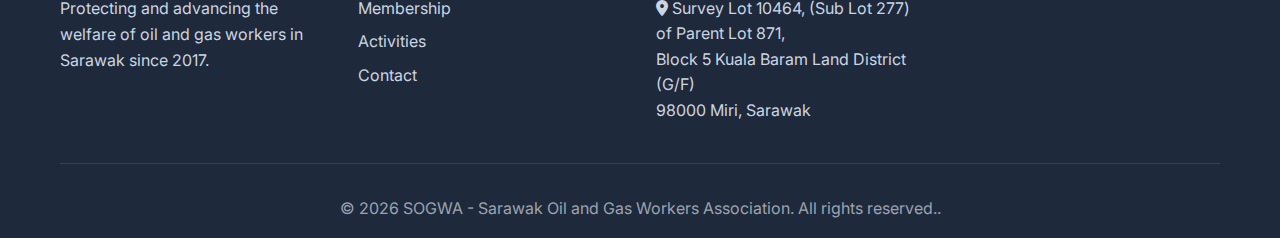
<file: activities.html>
<!DOCTYPE html>
<html lang="en" data-theme="light">

<head>
    <meta charset="UTF-8">
    <meta name="viewport" content="width=device-width, initial-scale=1.0">
    <title>Activities - SOGWA</title>
    <link rel="stylesheet" href="styles.css">
    <link href="https://cdnjs.cloudflare.com/ajax/libs/font-awesome/6.0.0/css/all.min.css" rel="stylesheet">
    <link href="https://fonts.googleapis.com/css2?family=Inter:wght@300;400;500;600;700&display=swap" rel="stylesheet">
</head>
<body>
    <!-- Navigation -->
    <nav class="navbar">
        <div class="nav-container">
            <div class="nav-logo">
                <img src="logo.png" alt="SOGWA Logo" class="logo-img">
                <div class="logo-text">
                    <h2>SOGWA</h2>
                    <span>Sarawak Oil & Gas Workers Association</span>
                </div>
            </div>
            <ul class="nav-menu">
                <li class="nav-item">
                    <a href="index.html" class="nav-link">Home</a>
                </li>
                <li class="nav-item">
                    <a href="leadership.html" class="nav-link">Leadership</a>
                </li>
                <li class="nav-item">
                    <a href="membership.html" class="nav-link">Membership</a>
                </li>
                <li class="nav-item">
                    <a href="activities.html" class="nav-link active">Activities</a>
                </li>
                <li class="nav-item">
                    <a href="contact.html" class="nav-link">Contact</a>
                </li>
                <li class="nav-item language-switcher">
                    <button class="nav-link language-toggle-btn" onclick="toggleLanguage()">
                        <i class="fas fa-globe"></i>
                        <span class="current-lang">EN</span>
                        <i class="fas fa-exchange-alt toggle-icon"></i>
                    </button>
                </li>
                <li class="nav-item">
                    <button class="nav-link dark-mode-toggle" onclick="toggleDarkMode()">
                        <i class="fas fa-moon"></i>
                        <span>Dark</span>
                    </button>
                </li>
            </ul>
            <div class="hamburger">
                <span class="bar"></span>
                <span class="bar"></span>
                <span class="bar"></span>
            </div>
        </div>
    </nav>

    <!-- Page Header -->
    <section class="page-header">
        <div class="container">
            <div class="page-header-content">
                <h1>Our Activities</h1>
                <p>Stay updated with SOGWA's latest events, programs, and achievements</p>
                <nav class="breadcrumb">
                    <a href="index.html">Home</a>
                    <span>/</span>
                    <span>Activities</span>
                </nav>
            </div>
        </div>
    </section>

    <!-- Activities Section -->
    <section id="activities" class="activities">
        <div class="container">
            <div class="activities-timeline">
                <div class="timeline-item">
                    <div class="timeline-date">Jan 26, 2023</div>
                    <div class="timeline-content">
                        <h4>First SOGWA Job Fair Committee Meeting</h4>
                        <p>First meeting of the SOGWA Job Fair Volume 1.0 organizing committee chaired by Deputy Chairman Puan Keroana.</p>
                    </div>
                </div>
                
                <div class="timeline-item">
                    <div class="timeline-date">Feb 18-19, 2023</div>
                    <div class="timeline-content">
                        <h4>SOGWA Career Expo</h4>
                        <p>SOGWA organized its first career expo at Myy Mall, Miri, officially opened by Yang Berhormat Datuk Gerawat Gala, Deputy Minister at the Sarawak Premier's Department.</p>
                    </div>
                </div>
                
                <div class="timeline-item">
                    <div class="timeline-date">Feb 18, 2023</div>
                    <div class="timeline-content">
                        <h4>MoU Signing with SEAMASTER</h4>
                        <p>SOGWA signed a Memorandum of Understanding (MoU) with Sealestial Marine Seafarer's Training Centre (SEAMASTER).</p>
                    </div>
                </div>
                
                <div class="timeline-item">
                    <div class="timeline-date">Mar 9, 2023</div>
                    <div class="timeline-content">
                        <h4>PETRONAS Discussion</h4>
                        <p>SOGWA attended discussions with Project Delivery Excellence (PDEx) Group Project Delivery (GPD) Project Delivery & Technology (PD&T) PETRONAS led by Yang Mulia Puan Raja Rogayah.</p>
                    </div>
                </div>
                
                <div class="timeline-item">
                    <div class="timeline-date">Apr 29-30, 2023</div>
                    <div class="timeline-content">
                        <h4>SOGWA Career Expo Volume 2.0</h4>
                        <p>SOGWA organized its second career expo at Times Square Megamall Bintulu, officially opened by Yang Berhormat Datuk Wilson Ugak Kumbong.</p>
                    </div>
                </div>
                
                <div class="timeline-item">
                    <div class="timeline-date">May 17, 2023</div>
                    <div class="timeline-content">
                        <h4>PETRONAS Hari Raya Open House</h4>
                        <p>Puan Keroana, Deputy Chairman of SOGWA, attended the PETRONAS Hari Raya Open House invitation at a prominent hotel in Kuching.</p>
                    </div>
                </div>
                
                <div class="timeline-item">
                    <div class="timeline-date">Jul 29, 2023</div>
                    <div class="timeline-content">
                        <h4>Annual General Meeting</h4>
                        <p>SOGWA Annual General Meeting was held physically and also attended by members online.</p>
                    </div>
                </div>
                
                <div class="timeline-item">
                    <div class="timeline-date">Aug 30, 2023</div>
                    <div class="timeline-content">
                        <h4>Donation from YB Adam Yii</h4>
                        <p>SOGWA received a donation from YB Adam Yii for the association's program activities.</p>
                    </div>
                </div>
                
                <div class="timeline-item">
                    <div class="timeline-date">Sep 27, 2023</div>
                    <div class="timeline-content">
                        <h4>Sapura Energy Visit</h4>
                        <p>SOGWA received a visit from Sapura Energy Sdn Bhd led by Tuan Hj. Zambri as Head of Offshore Operations Unit, along with Encik Elangovan Murugesu and Cik Hasniza to discuss specialized visits and support for Sarawak crew.</p>
                    </div>
                </div>
                
                <div class="timeline-item">
                    <div class="timeline-date">Oct 4, 2023</div>
                    <div class="timeline-content">
                        <h4>Member Welfare Visit</h4>
                        <p>Puan Keroana representing SOGWA visited the home of deceased SOGWA member Encik Billy Anak Dunggau to convey condolences and donations from SOGWA and collected donations from SOGWA members for the family.</p>
                    </div>
                </div>
                
                <div class="timeline-item">
                    <div class="timeline-date">Nov 21, 2023</div>
                    <div class="timeline-content">
                        <h4>RTM Miri Recording</h4>
                        <p>Puan Keroana and Encik Bujang recorded a program about organizing SOGWA Oil & Gas Career And Training Fair with DJ Bana at RTM Miri.</p>
                    </div>
                </div>
                
                <div class="timeline-item">
                    <div class="timeline-date">Nov 29, 2023</div>
                    <div class="timeline-content">
                        <h4>Member Support</h4>
                        <p>SOGWA members facing salary payment issues met with Deputy Chairman Puan Keroana Johny Weiss and Secretary Encik Ringgit to file complaints about the matter.</p>
                    </div>
                </div>
                
                <div class="timeline-item">
                    <div class="timeline-date">Dec 2-3, 2023</div>
                    <div class="timeline-content">
                        <h4>SOGWA 2023 Oil & Gas Career And Training Fair</h4>
                        <p>As the closing activity for SOGWA in 2023, SOGWA organized the Oil & Gas Career And Training Fair, officially opened by Yang Berhormat Datuk Gerawat Gala.</p>
                    </div>
                </div>
            </div>
        </div>
    </section>

    <!-- Upcoming Events Section -->
    <section class="upcoming-events">
        <div class="container">
            <div class="section-header">
                <h2>Upcoming Events</h2>
                <p>Join us for our upcoming activities and programs</p>
            </div>
            
            <div class="events-grid">
                <div class="event-card">
                    <div class="event-date">
                        <span class="month">Mar</span>
                        <span class="day">15</span>
                        <span class="year">2024</span>
                    </div>
                    <div class="event-content">
                        <h3>SOGWA Training Workshop</h3>
                        <p>Skills development workshop for oil and gas workers</p>
                        <div class="event-details">
                            <span><i class="fas fa-map-marker-alt"></i> Miri, Sarawak</span>
                            <span><i class="fas fa-clock"></i> 9:00 AM - 5:00 PM</span>
                        </div>
                    </div>
                </div>
                
                <div class="event-card">
                    <div class="event-date">
                        <span class="month">Apr</span>
                        <span class="day">20</span>
                        <span class="year">2024</span>
                    </div>
                    <div class="event-content">
                        <h3>Career Fair 2024</h3>
                        <p>Annual career fair connecting workers with employers</p>
                        <div class="event-details">
                            <span><i class="fas fa-map-marker-alt"></i> Bintulu, Sarawak</span>
                            <span><i class="fas fa-clock"></i> 10:00 AM - 6:00 PM</span>
                        </div>
                    </div>
                </div>
                
                <div class="event-card">
                    <div class="event-date">
                        <span class="month">May</span>
                        <span class="day">10</span>
                        <span class="year">2024</span>
                    </div>
                    <div class="event-content">
                        <h3>Safety Seminar</h3>
                        <p>Workplace safety and best practices seminar</p>
                        <div class="event-details">
                            <span><i class="fas fa-map-marker-alt"></i> Kuching, Sarawak</span>
                            <span><i class="fas fa-clock"></i> 2:00 PM - 6:00 PM</span>
                        </div>
                    </div>
                </div>
            </div>
        </div>
    </section>

    <!-- Call to Action -->
    <section class="cta-section">
        <div class="container">
            <div class="cta-content">
                <h2>Stay Connected with SOGWA</h2>
                <p>Join our community and stay updated with the latest activities and opportunities</p>
                <div class="cta-buttons">
                    <a href="membership.html" class="btn btn-primary">Join SOGWA</a>
                    <a href="contact.html" class="btn btn-secondary">Contact Us</a>
                </div>
            </div>
        </div>
    </section>

    <!-- Footer -->
    <footer class="footer">
        <div class="container">
            <div class="footer-content">
                <div class="footer-section">
                    <div class="footer-logo">
                        <img src="logo.png" alt="SOGWA Logo" class="footer-logo-img">
                        <div class="footer-logo-text">
                            <h3>SOGWA</h3>
                            <p>Sarawak Oil and Gas Workers Association</p>
                        </div>
                    </div>
                    <p>Protecting and advancing the welfare of oil and gas workers in Sarawak since 2017.</p>
                </div>
                
                <div class="footer-section">
                    <h4>Quick Links</h4>
                    <ul>
                        <li><a href="index.html">Home</a></li>
                        <li><a href="leadership.html">Leadership</a></li>
                        <li><a href="membership.html">Membership</a></li>
                        <li><a href="activities.html">Activities</a></li>
                        <li><a href="contact.html">Contact</a></li>
                    </ul>
                </div>
                
                <div class="footer-section">
                    <h4>Contact Info</h4>
                    <p><i class="fas fa-envelope"></i> <a href="mailto:secretary.sogwa@gmail.com">secretary.sogwa@gmail.com</a></p>
                    <p><i class="fas fa-phone"></i> <a href="tel:+60164014308">016 401 4308</a></p>
                    <p><i class="fas fa-map-marker-alt"></i> Survey Lot 10464, (Sub Lot 277) of Parent Lot 871,<br>
                        Block 5 Kuala Baram Land District (G/F)<br>
                        98000 Miri, Sarawak</p>
                </div>
                
                <div class="footer-section">
                    <h4>Follow Us</h4>
                    <div class="social-links">
                        <a href="#"><i class="fab fa-facebook"></i></a>
                        <a href="#"><i class="fab fa-twitter"></i></a>
                        <a href="#"><i class="fab fa-linkedin"></i></a>
                        <a href="#"><i class="fab fa-instagram"></i></a>
                    </div>
                </div>
            </div>
            
            <div class="footer-bottom">
                <p>&copy; <span id="current-year">2024</span> SOGWA - Sarawak Oil and Gas Workers Association. All rights reserved..</p>
            </div>
        </div>
    </footer>

    <script src="script.js"></script>
</body>
</html>
</file>
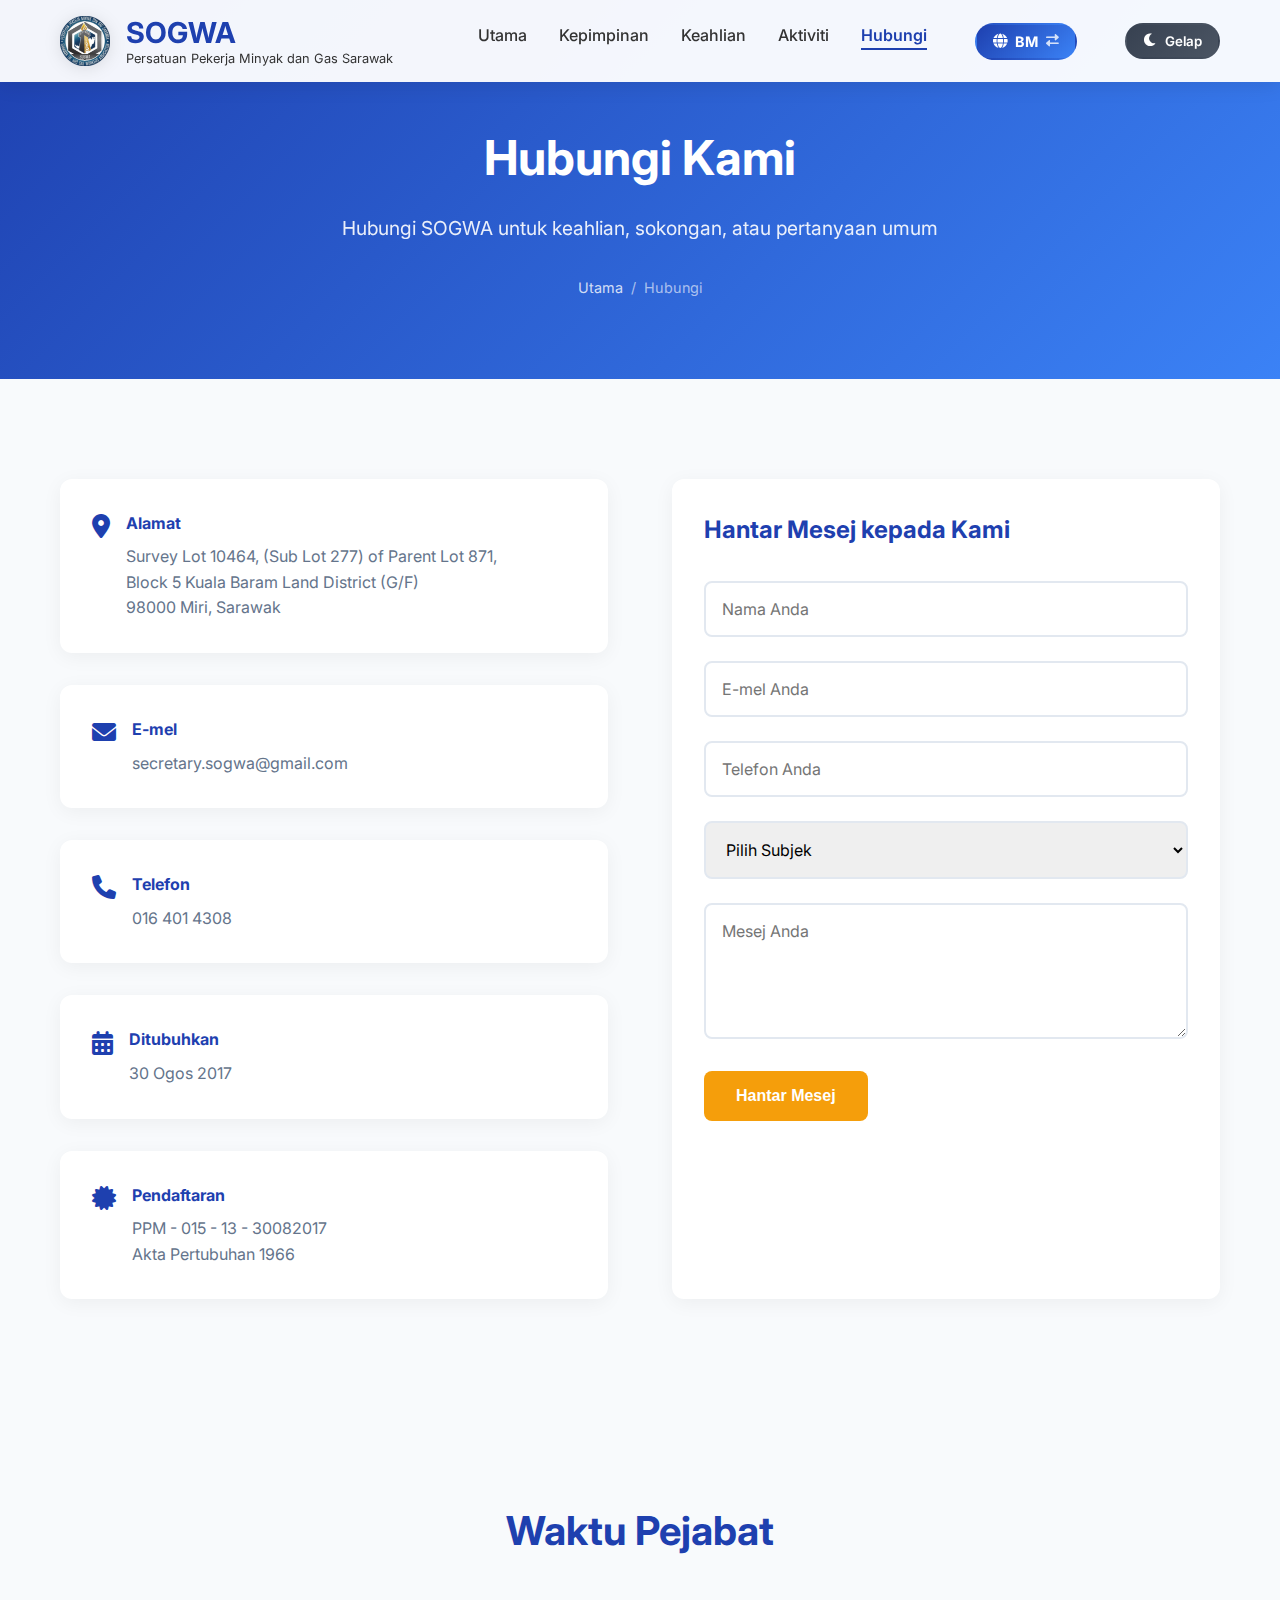
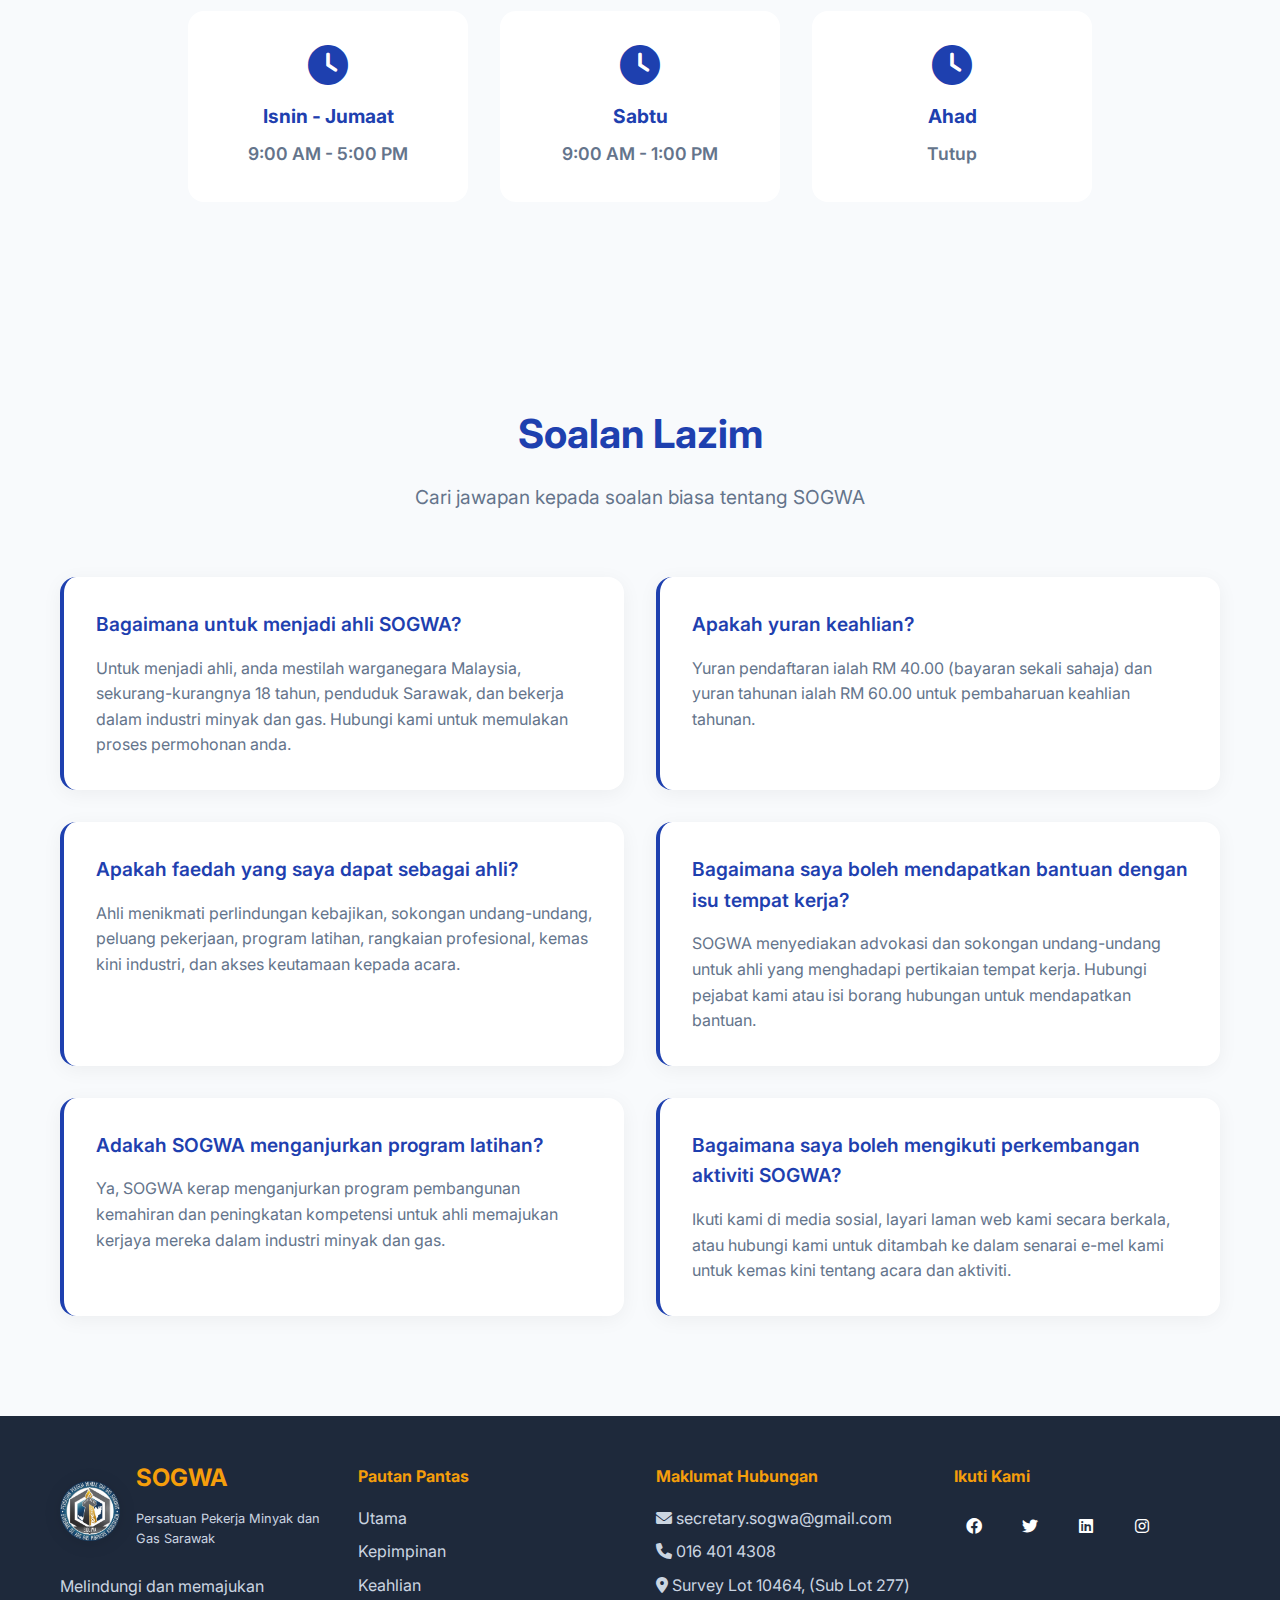
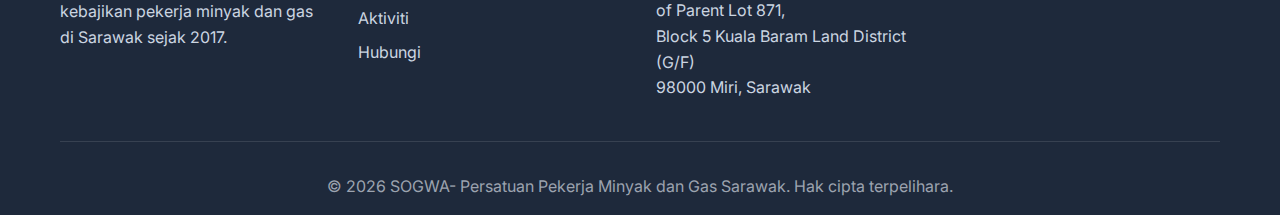
<file: contact-bm.html>
<!DOCTYPE html>
<html lang="ms" data-theme="light">

<head>
    <meta charset="UTF-8">
    <meta name="viewport" content="width=device-width, initial-scale=1.0">
    <title>Hubungi Kami - SOGWA</title>
    <link rel="stylesheet" href="styles.css">
    <link href="https://cdnjs.cloudflare.com/ajax/libs/font-awesome/6.0.0/css/all.min.css" rel="stylesheet">
    <link href="https://fonts.googleapis.com/css2?family=Inter:wght@300;400;500;600;700&display=swap" rel="stylesheet">
</head>
<body>
    <!-- Navigation -->
    <nav class="navbar">
        <div class="nav-container">
            <div class="nav-logo">
                <img src="logo.png" alt="Logo SOGWA" class="logo-img">
                <div class="logo-text">
                    <h2>SOGWA</h2>
                    <span>Persatuan Pekerja Minyak dan Gas Sarawak</span>
                </div>
            </div>
            <ul class="nav-menu">
                <li class="nav-item">
                    <a href="index-bm.html" class="nav-link">Utama</a>
                </li>
                <li class="nav-item">
                    <a href="leadership-bm.html" class="nav-link">Kepimpinan</a>
                </li>
                <li class="nav-item">
                    <a href="membership-bm.html" class="nav-link">Keahlian</a>
                </li>
                <li class="nav-item">
                    <a href="activities-bm.html" class="nav-link">Aktiviti</a>
                </li>
                <li class="nav-item">
                    <a href="contact-bm.html" class="nav-link active">Hubungi</a>
                </li>
                <li class="nav-item language-switcher">
                    <button class="nav-link language-toggle-btn" onclick="toggleLanguage()">
                        <i class="fas fa-globe"></i>
                        <span class="current-lang">BM</span>
                        <i class="fas fa-exchange-alt toggle-icon"></i>
                    </button>
                </li>
                <li class="nav-item">
                    <button class="nav-link dark-mode-toggle" onclick="toggleDarkMode()">
                        <i class="fas fa-moon"></i>
                        <span>Gelap</span>
                    </button>
                </li>
            </ul>
            <div class="hamburger">
                <span class="bar"></span>
                <span class="bar"></span>
                <span class="bar"></span>
            </div>
        </div>
    </nav>

    <!-- Page Header -->
    <section class="page-header">
        <div class="container">
            <div class="page-header-content">
                <h1>Hubungi Kami</h1>
                <p>Hubungi SOGWA untuk keahlian, sokongan, atau pertanyaan umum</p>
                <nav class="breadcrumb">
                    <a href="index-bm.html">Utama</a>
                    <span>/</span>
                    <span>Hubungi</span>
                </nav>
            </div>
        </div>
    </section>

    <!-- Contact Section -->
    <section id="contact" class="contact">
        <div class="container">
            <div class="contact-content">
                <div class="contact-info">
                    <div class="contact-item">
                        <i class="fas fa-map-marker-alt"></i>
                        <div>
                            <h4>Alamat</h4>
                            <p>Survey Lot 10464, (Sub Lot 277) of Parent Lot 871,<br>
                            Block 5 Kuala Baram Land District (G/F)<br>
                            98000 Miri, Sarawak</p>
                        </div>
                    </div>
                    
                    <div class="contact-item">
                        <i class="fas fa-envelope"></i>
                        <div>
                            <h4>E-mel</h4>
                            <p>secretary.sogwa@gmail.com</p>
                        </div>
                    </div>
                    
                    <div class="contact-item">
                        <i class="fas fa-phone"></i>
                        <div>
                            <h4>Telefon</h4>
                            <p>016 401 4308</p>
                        </div>
                    </div>
                    
                    <div class="contact-item">
                        <i class="fas fa-calendar-alt"></i>
                        <div>
                            <h4>Ditubuhkan</h4>
                            <p>30 Ogos 2017</p>
                        </div>
                    </div>
                    
                    <div class="contact-item">
                        <i class="fas fa-certificate"></i>
                        <div>
                            <h4>Pendaftaran</h4>
                            <p>PPM - 015 - 13 - 30082017<br>
                            Akta Pertubuhan 1966</p>
                        </div>
                    </div>
                </div>
                
                <div class="contact-form">
                    <h3>Hantar Mesej kepada Kami</h3>
                    <form>
                        <div class="form-group">
                            <input type="text" placeholder="Nama Anda" required>
                        </div>
                        <div class="form-group">
                            <input type="email" placeholder="E-mel Anda" required>
                        </div>
                        <div class="form-group">
                            <input type="tel" placeholder="Telefon Anda">
                        </div>
                        <div class="form-group">
                            <select required>
                                <option value="">Pilih Subjek</option>
                                <option value="membership">Pertanyaan Keahlian</option>
                                <option value="support">Permintaan Sokongan</option>
                                <option value="training">Program Latihan</option>
                                <option value="general">Pertanyaan Umum</option>
                            </select>
                        </div>
                        <div class="form-group">
                            <textarea placeholder="Mesej Anda" rows="5" required></textarea>
                        </div>
                        <button type="submit" class="btn btn-primary">Hantar Mesej</button>
                    </form>
                </div>
            </div>
        </div>
    </section>

    <!-- Office Hours Section -->
    <section class="office-hours">
        <div class="container">
            <div class="office-hours-content">
                <h2>Waktu Pejabat</h2>
                <div class="hours-grid">
                    <div class="hours-card">
                        <i class="fas fa-clock"></i>
                        <h3>Isnin - Jumaat</h3>
                        <p>9:00 AM - 5:00 PM</p>
                    </div>
                    <div class="hours-card">
                        <i class="fas fa-clock"></i>
                        <h3>Sabtu</h3>
                        <p>9:00 AM - 1:00 PM</p>
                    </div>
                    <div class="hours-card">
                        <i class="fas fa-clock"></i>
                        <h3>Ahad</h3>
                        <p>Tutup</p>
                    </div>
                </div>
            </div>
        </div>
    </section>

    <!-- FAQ Section -->
    <section class="faq-section">
        <div class="container">
            <div class="section-header">
                <h2>Soalan Lazim</h2>
                <p>Cari jawapan kepada soalan biasa tentang SOGWA</p>
            </div>
            
            <div class="faq-grid">
                <div class="faq-item">
                    <h4>Bagaimana untuk menjadi ahli SOGWA?</h4>
                    <p>Untuk menjadi ahli, anda mestilah warganegara Malaysia, sekurang-kurangnya 18 tahun, penduduk Sarawak, dan bekerja dalam industri minyak dan gas. Hubungi kami untuk memulakan proses permohonan anda.</p>
                </div>
                
                <div class="faq-item">
                    <h4>Apakah yuran keahlian?</h4>
                    <p>Yuran pendaftaran ialah RM 40.00 (bayaran sekali sahaja) dan yuran tahunan ialah RM 60.00 untuk pembaharuan keahlian tahunan.</p>
                </div>
                
                <div class="faq-item">
                    <h4>Apakah faedah yang saya dapat sebagai ahli?</h4>
                    <p>Ahli menikmati perlindungan kebajikan, sokongan undang-undang, peluang pekerjaan, program latihan, rangkaian profesional, kemas kini industri, dan akses keutamaan kepada acara.</p>
                </div>
                
                <div class="faq-item">
                    <h4>Bagaimana saya boleh mendapatkan bantuan dengan isu tempat kerja?</h4>
                    <p>SOGWA menyediakan advokasi dan sokongan undang-undang untuk ahli yang menghadapi pertikaian tempat kerja. Hubungi pejabat kami atau isi borang hubungan untuk mendapatkan bantuan.</p>
                </div>
                
                <div class="faq-item">
                    <h4>Adakah SOGWA menganjurkan program latihan?</h4>
                    <p>Ya, SOGWA kerap menganjurkan program pembangunan kemahiran dan peningkatan kompetensi untuk ahli memajukan kerjaya mereka dalam industri minyak dan gas.</p>
                </div>
                
                <div class="faq-item">
                    <h4>Bagaimana saya boleh mengikuti perkembangan aktiviti SOGWA?</h4>
                    <p>Ikuti kami di media sosial, layari laman web kami secara berkala, atau hubungi kami untuk ditambah ke dalam senarai e-mel kami untuk kemas kini tentang acara dan aktiviti.</p>
                </div>
            </div>
        </div>
    </section>

    <!-- Footer -->
    <footer class="footer">
        <div class="container">
            <div class="footer-content">
                <div class="footer-section">
                    <div class="footer-logo">
                        <img src="logo.png" alt="Logo SOGWA" class="footer-logo-img">
                        <div class="footer-logo-text">
                            <h3>SOGWA</h3>
                            <p>Persatuan Pekerja Minyak dan Gas Sarawak</p>
                        </div>
                    </div>
                    <p>Melindungi dan memajukan kebajikan pekerja minyak dan gas di Sarawak sejak 2017.</p>
                </div>
                
                <div class="footer-section">
                    <h4>Pautan Pantas</h4>
                    <ul>
                        <li><a href="index-bm.html">Utama</a></li>
                        <li><a href="leadership-bm.html">Kepimpinan</a></li>
                        <li><a href="membership-bm.html">Keahlian</a></li>
                        <li><a href="activities-bm.html">Aktiviti</a></li>
                        <li><a href="contact-bm.html">Hubungi</a></li>
                    </ul>
                </div>
                
                <div class="footer-section">
                    <h4>Maklumat Hubungan</h4>
                    <p><i class="fas fa-envelope"></i> <a href="mailto:secretary.sogwa@gmail.com">secretary.sogwa@gmail.com</a></p>
                    <p><i class="fas fa-phone"></i> <a href="tel:+60164014308">016 401 4308</a></p>
                    <p><i class="fas fa-map-marker-alt"></i> Survey Lot 10464, (Sub Lot 277) of Parent Lot 871,<br>
                        Block 5 Kuala Baram Land District (G/F)<br>
                        98000 Miri, Sarawak</p>
                </div>
                
                <div class="footer-section">
                    <h4>Ikuti Kami</h4>
                    <div class="social-links">
                        <a href="#"><i class="fab fa-facebook"></i></a>
                        <a href="#"><i class="fab fa-twitter"></i></a>
                        <a href="#"><i class="fab fa-linkedin"></i></a>
                        <a href="#"><i class="fab fa-instagram"></i></a>
                    </div>
                </div>
            </div>
            
            <div class="footer-bottom">
                <p>&copy; <span id="current-year">2024</span> SOGWA- Persatuan Pekerja Minyak dan Gas Sarawak. Hak cipta terpelihara.</p>
            </div>
        </div>
    </footer>

    <script src="script.js"></script>
</body>
</html>
</file>
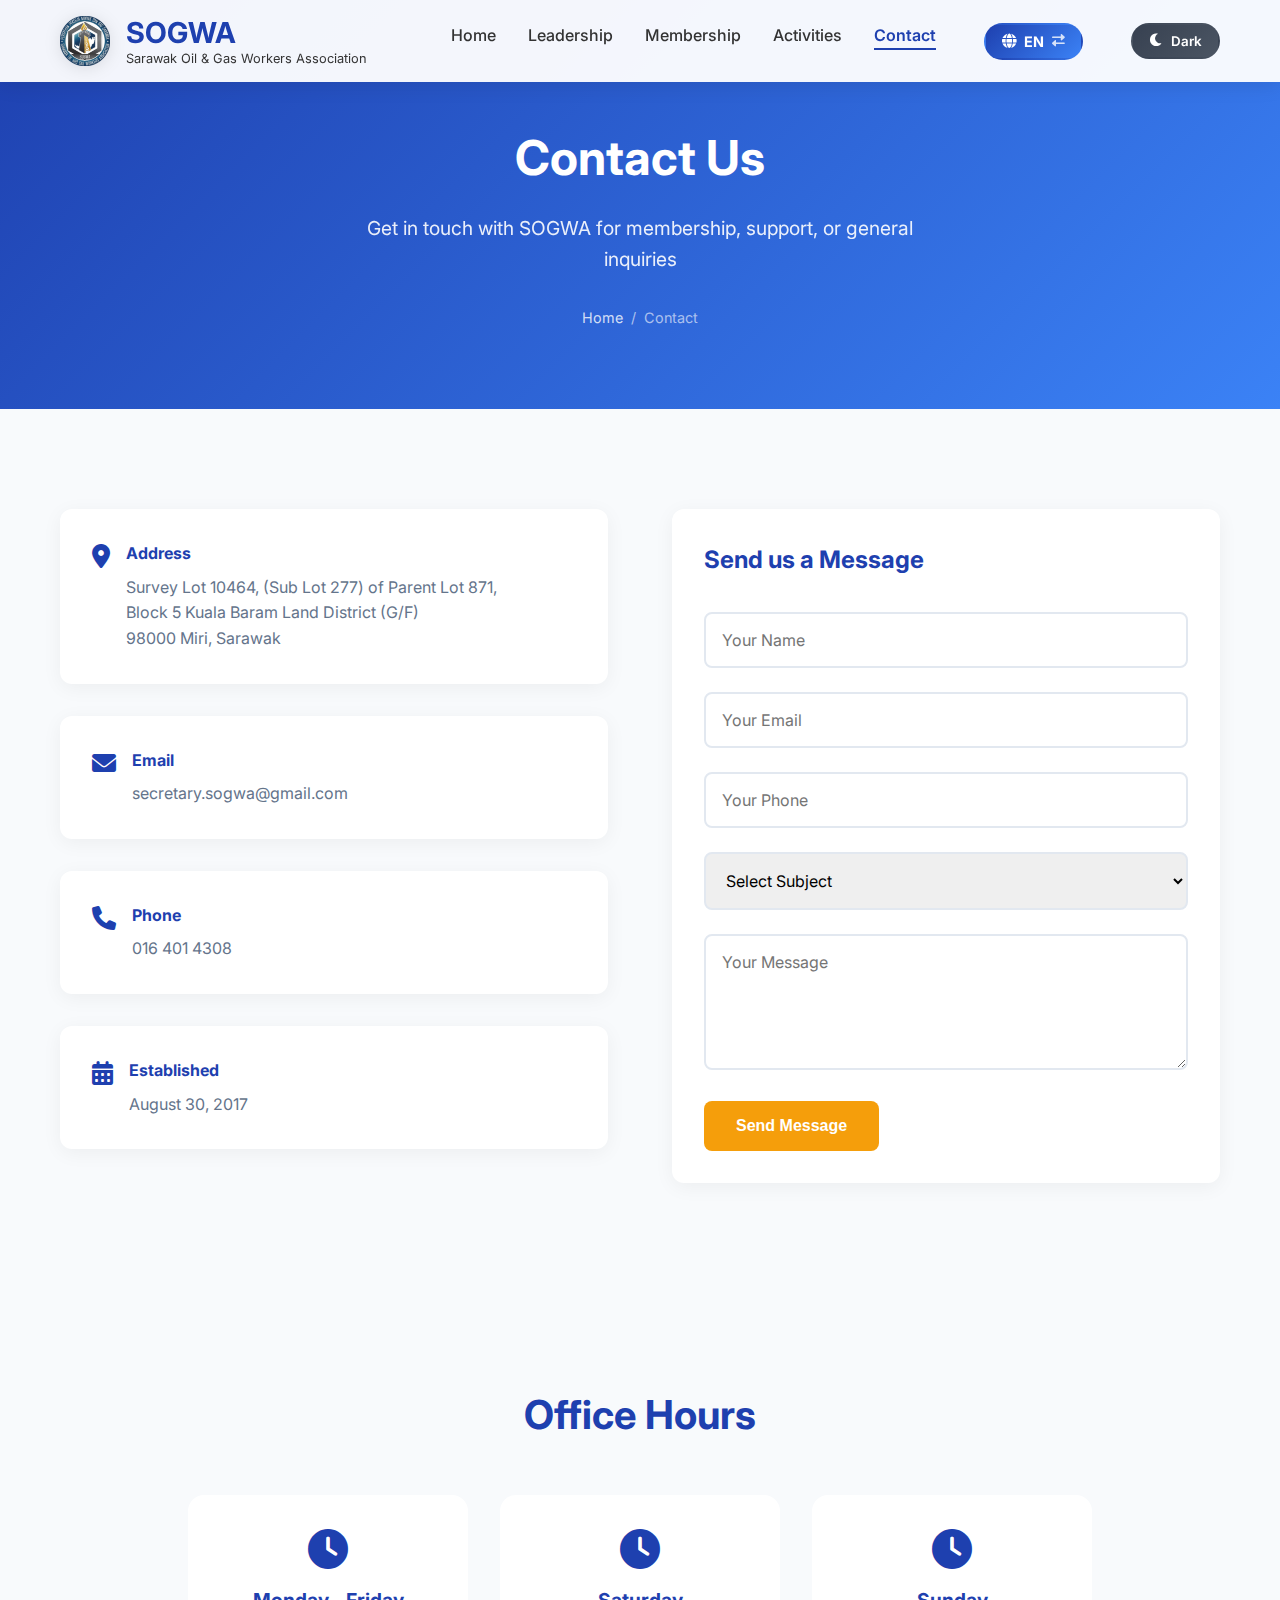
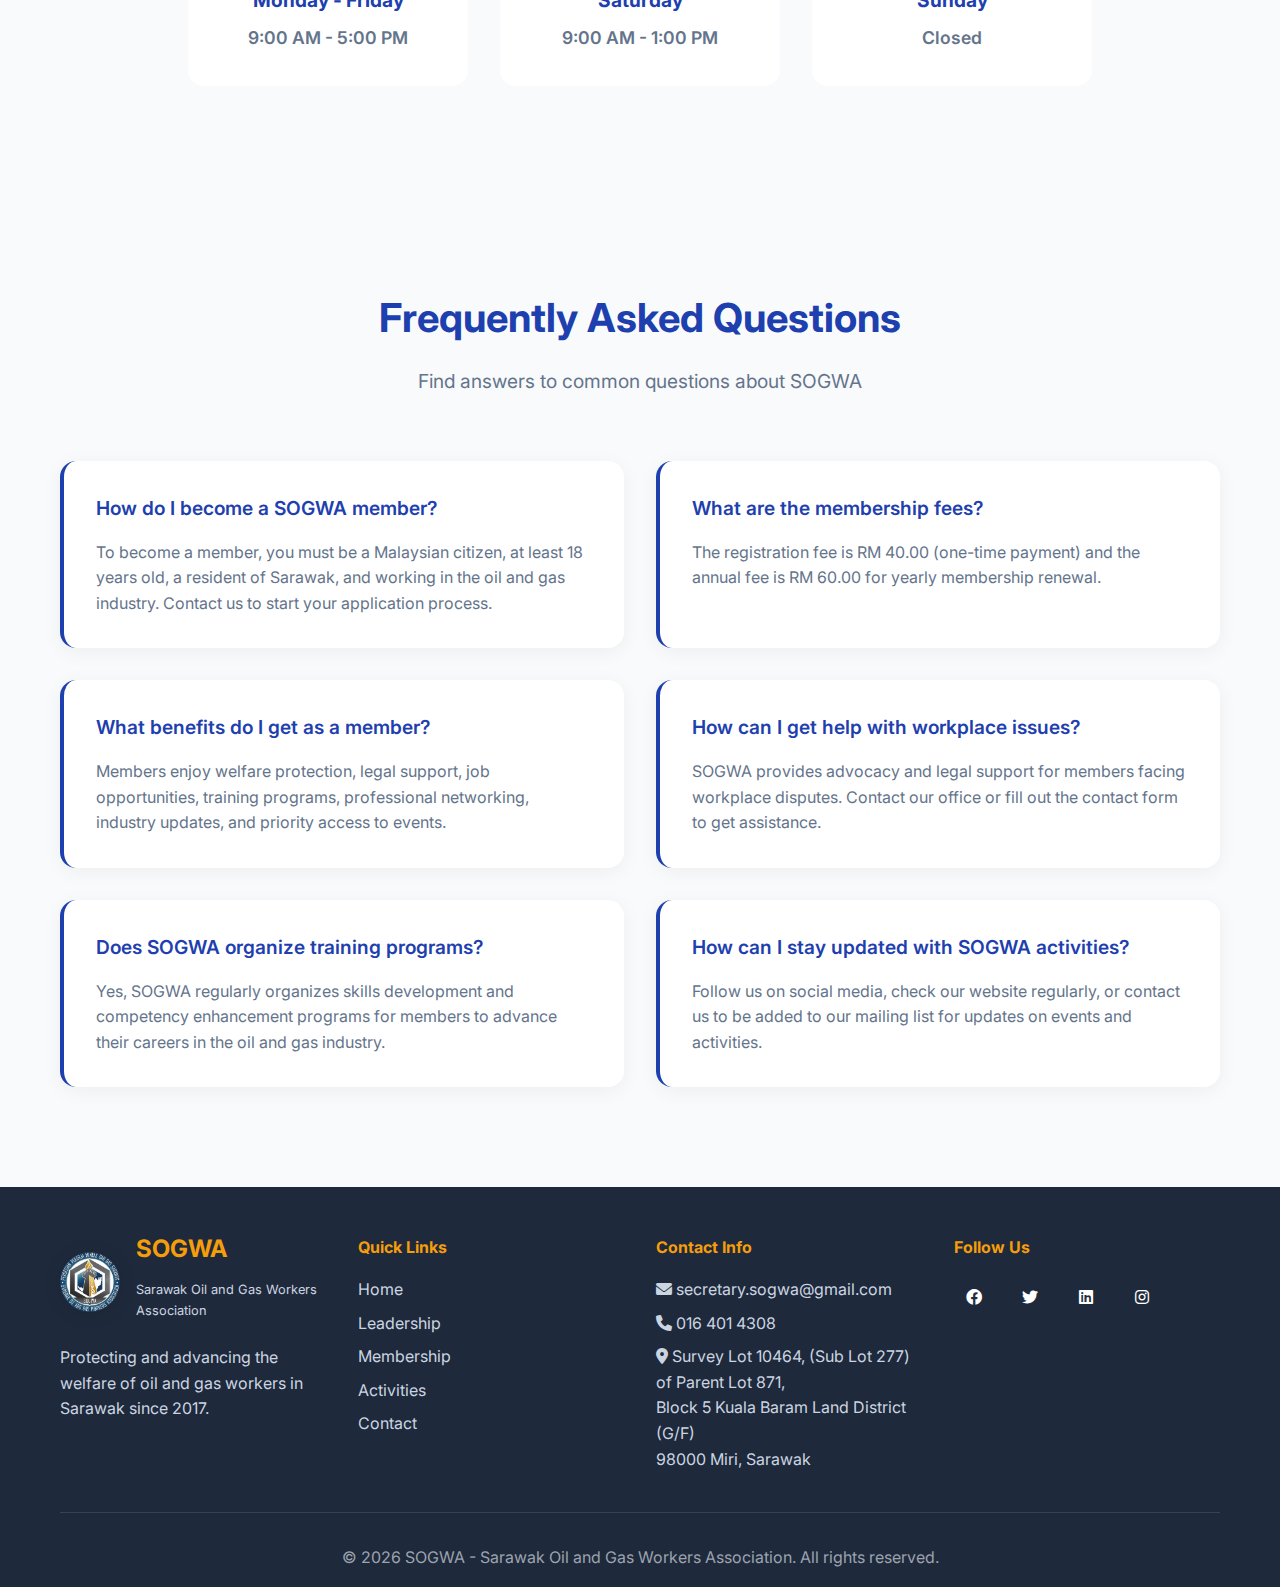
<file: contact.html>
<!DOCTYPE html>
<html lang="en" data-theme="light">
<head>
    <meta charset="UTF-8">
    <meta name="viewport" content="width=device-width, initial-scale=1.0">
    <title>Contact Us - SOGWA</title>
    <link rel="stylesheet" href="styles.css">
    <link href="https://cdnjs.cloudflare.com/ajax/libs/font-awesome/6.0.0/css/all.min.css" rel="stylesheet">
    <link href="https://fonts.googleapis.com/css2?family=Inter:wght@300;400;500;600;700&display=swap" rel="stylesheet">
</head>
<body>
    <!-- Navigation -->
    <nav class="navbar">
        <div class="nav-container">
            <div class="nav-logo">
                <img src="logo.png" alt="SOGWA Logo" class="logo-img">
                <div class="logo-text">
                    <h2>SOGWA</h2>
                    <span>Sarawak Oil & Gas Workers Association</span>
                </div>
            </div>
            <ul class="nav-menu">
                <li class="nav-item">
                    <a href="index.html" class="nav-link">Home</a>
                </li>
                <li class="nav-item">
                    <a href="leadership.html" class="nav-link">Leadership</a>
                </li>
                <li class="nav-item">
                    <a href="membership.html" class="nav-link">Membership</a>
                </li>
                <li class="nav-item">
                    <a href="activities.html" class="nav-link">Activities</a>
                </li>
                <li class="nav-item">
                    <a href="contact.html" class="nav-link active">Contact</a>
                </li>
                <li class="nav-item language-switcher">
                    <button class="nav-link language-toggle-btn" onclick="toggleLanguage()">
                        <i class="fas fa-globe"></i>
                        <span class="current-lang">EN</span>
                        <i class="fas fa-exchange-alt toggle-icon"></i>
                    </button>
                </li>
                <li class="nav-item">
                    <button class="nav-link dark-mode-toggle" onclick="toggleDarkMode()">
                        <i class="fas fa-moon"></i>
                        <span>Dark</span>
                    </button>
                </li>
            </ul>
            <div class="hamburger">
                <span class="bar"></span>
                <span class="bar"></span>
                <span class="bar"></span>
            </div>
        </div>
    </nav>

    <!-- Page Header -->
    <section class="page-header">
        <div class="container">
            <div class="page-header-content">
                <h1>Contact Us</h1>
                <p>Get in touch with SOGWA for membership, support, or general inquiries</p>
                <nav class="breadcrumb">
                    <a href="index.html">Home</a>
                    <span>/</span>
                    <span>Contact</span>
                </nav>
            </div>
        </div>
    </section>

    <!-- Contact Section -->
    <section id="contact" class="contact">
        <div class="container">
            <div class="contact-content">
                <div class="contact-info">
                    <div class="contact-item">
                        <i class="fas fa-map-marker-alt"></i>
                        <div>
                            <h4>Address</h4>
                            <p>Survey Lot 10464, (Sub Lot 277) of Parent Lot 871,<br>
                            Block 5 Kuala Baram Land District (G/F)<br>
                            98000 Miri, Sarawak</p>
                        </div>
                    </div>
                    
                    <div class="contact-item">
                        <i class="fas fa-envelope"></i>
                        <div>
                            <h4>Email</h4>
                            <p>secretary.sogwa@gmail.com</p>
                        </div>
                    </div>
                    
                    <div class="contact-item">
                        <i class="fas fa-phone"></i>
                        <div>
                            <h4>Phone</h4>
                            <p>016 401 4308</p>
                        </div>
                    </div>
                    
                    <div class="contact-item">
                        <i class="fas fa-calendar-alt"></i>
                        <div>
                            <h4>Established</h4>
                            <p>August 30, 2017</p>
                        </div>
                    </div>
                </div>
                
                <div class="contact-form">
                    <h3>Send us a Message</h3>
                    <form>
                        <div class="form-group">
                            <input type="text" placeholder="Your Name" required>
                        </div>
                        <div class="form-group">
                            <input type="email" placeholder="Your Email" required>
                        </div>
                        <div class="form-group">
                            <input type="tel" placeholder="Your Phone">
                        </div>
                        <div class="form-group">
                            <select required>
                                <option value="">Select Subject</option>
                                <option value="membership">Membership Inquiry</option>
                                <option value="support">Support Request</option>
                                <option value="training">Training Programs</option>
                                <option value="general">General Inquiry</option>
                            </select>
                        </div>
                        <div class="form-group">
                            <textarea placeholder="Your Message" rows="5" required></textarea>
                        </div>
                        <button type="submit" class="btn btn-primary">Send Message</button>
                    </form>
                </div>
            </div>
        </div>
    </section>

    <!-- Office Hours Section -->
    <section class="office-hours">
        <div class="container">
            <div class="office-hours-content">
                <h2>Office Hours</h2>
                <div class="hours-grid">
                    <div class="hours-card">
                        <i class="fas fa-clock"></i>
                        <h3>Monday - Friday</h3>
                        <p>9:00 AM - 5:00 PM</p>
                    </div>
                    <div class="hours-card">
                        <i class="fas fa-clock"></i>
                        <h3>Saturday</h3>
                        <p>9:00 AM - 1:00 PM</p>
                    </div>
                    <div class="hours-card">
                        <i class="fas fa-clock"></i>
                        <h3>Sunday</h3>
                        <p>Closed</p>
                    </div>
                </div>
            </div>
        </div>
    </section>

    <!-- FAQ Section -->
    <section class="faq-section">
        <div class="container">
            <div class="section-header">
                <h2>Frequently Asked Questions</h2>
                <p>Find answers to common questions about SOGWA</p>
            </div>
            
            <div class="faq-grid">
                <div class="faq-item">
                    <h4>How do I become a SOGWA member?</h4>
                    <p>To become a member, you must be a Malaysian citizen, at least 18 years old, a resident of Sarawak, and working in the oil and gas industry. Contact us to start your application process.</p>
                </div>
                
                <div class="faq-item">
                    <h4>What are the membership fees?</h4>
                    <p>The registration fee is RM 40.00 (one-time payment) and the annual fee is RM 60.00 for yearly membership renewal.</p>
                </div>
                
                <div class="faq-item">
                    <h4>What benefits do I get as a member?</h4>
                    <p>Members enjoy welfare protection, legal support, job opportunities, training programs, professional networking, industry updates, and priority access to events.</p>
                </div>
                
                <div class="faq-item">
                    <h4>How can I get help with workplace issues?</h4>
                    <p>SOGWA provides advocacy and legal support for members facing workplace disputes. Contact our office or fill out the contact form to get assistance.</p>
                </div>
                
                <div class="faq-item">
                    <h4>Does SOGWA organize training programs?</h4>
                    <p>Yes, SOGWA regularly organizes skills development and competency enhancement programs for members to advance their careers in the oil and gas industry.</p>
                </div>
                
                <div class="faq-item">
                    <h4>How can I stay updated with SOGWA activities?</h4>
                    <p>Follow us on social media, check our website regularly, or contact us to be added to our mailing list for updates on events and activities.</p>
                </div>
            </div>
        </div>
    </section>

    <!-- Footer -->
    <footer class="footer">
        <div class="container">
            <div class="footer-content">
                <div class="footer-section">
                    <div class="footer-logo">
                        <img src="logo.png" alt="SOGWA Logo" class="footer-logo-img">
                        <div class="footer-logo-text">
                            <h3>SOGWA</h3>
                            <p>Sarawak Oil and Gas Workers Association</p>
                        </div>
                    </div>
                    <p>Protecting and advancing the welfare of oil and gas workers in Sarawak since 2017.</p>
                </div>
                
                <div class="footer-section">
                    <h4>Quick Links</h4>
                    <ul>
                        <li><a href="index.html">Home</a></li>
                        <li><a href="leadership.html">Leadership</a></li>
                        <li><a href="membership.html">Membership</a></li>
                        <li><a href="activities.html">Activities</a></li>
                        <li><a href="contact.html">Contact</a></li>
                    </ul>
                </div>
                
                <div class="footer-section">
                    <h4>Contact Info</h4>
                    <p><i class="fas fa-envelope"></i> <a href="mailto:secretary.sogwa@gmail.com">secretary.sogwa@gmail.com</a></p>
                    <p><i class="fas fa-phone"></i> <a href="tel:+60164014308">016 401 4308</a></p>
                    <p><i class="fas fa-map-marker-alt"></i> Survey Lot 10464, (Sub Lot 277) of Parent Lot 871,<br>
                        Block 5 Kuala Baram Land District (G/F)<br>
                        98000 Miri, Sarawak</p>
                </div>
                
                <div class="footer-section">
                    <h4>Follow Us</h4>
                    <div class="social-links">
                        <a href="#"><i class="fab fa-facebook"></i></a>
                        <a href="#"><i class="fab fa-twitter"></i></a>
                        <a href="#"><i class="fab fa-linkedin"></i></a>
                        <a href="#"><i class="fab fa-instagram"></i></a>
                    </div>
                </div>
            </div>
            
            <div class="footer-bottom">
                <p>&copy; <span id="current-year">2024</span> SOGWA - Sarawak Oil and Gas Workers Association. All rights reserved.</p>
            </div>
        </div>
    </footer>

    <script src="script.js"></script>
</body>
</html>
</file>
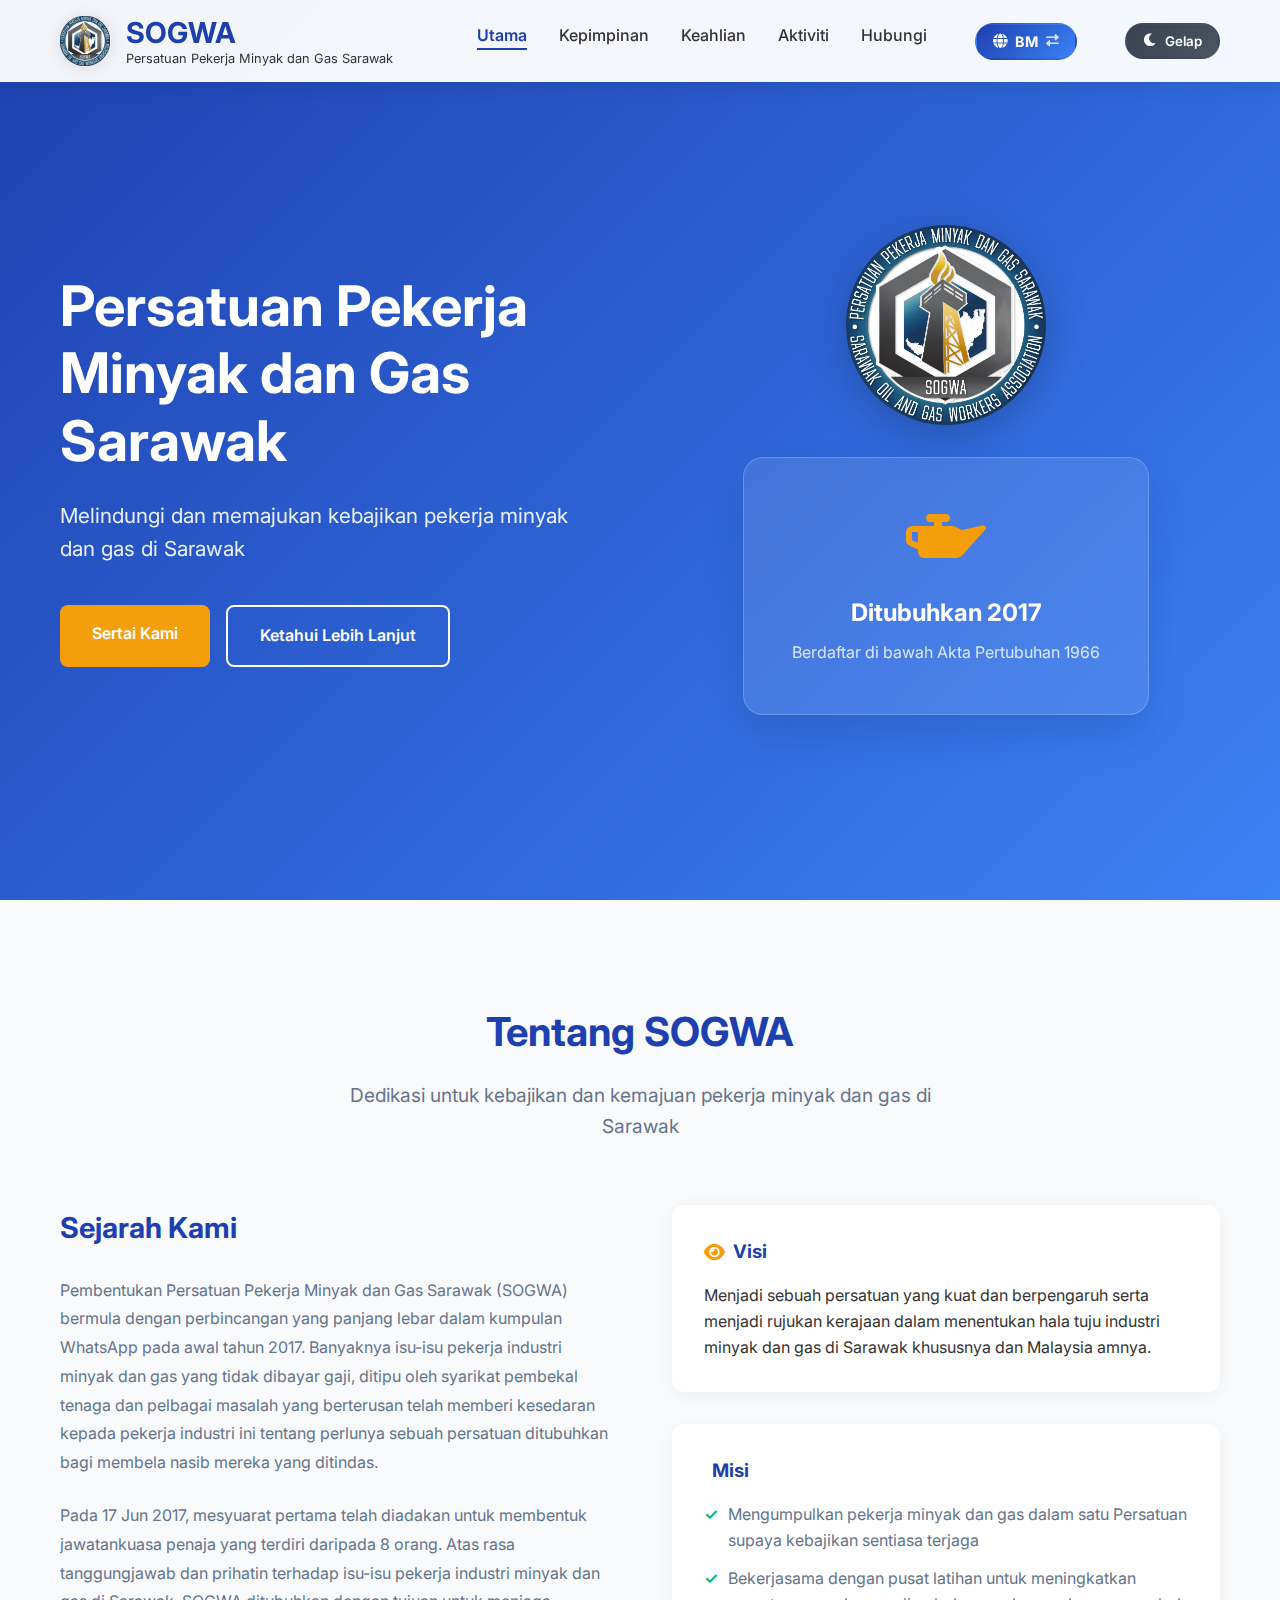
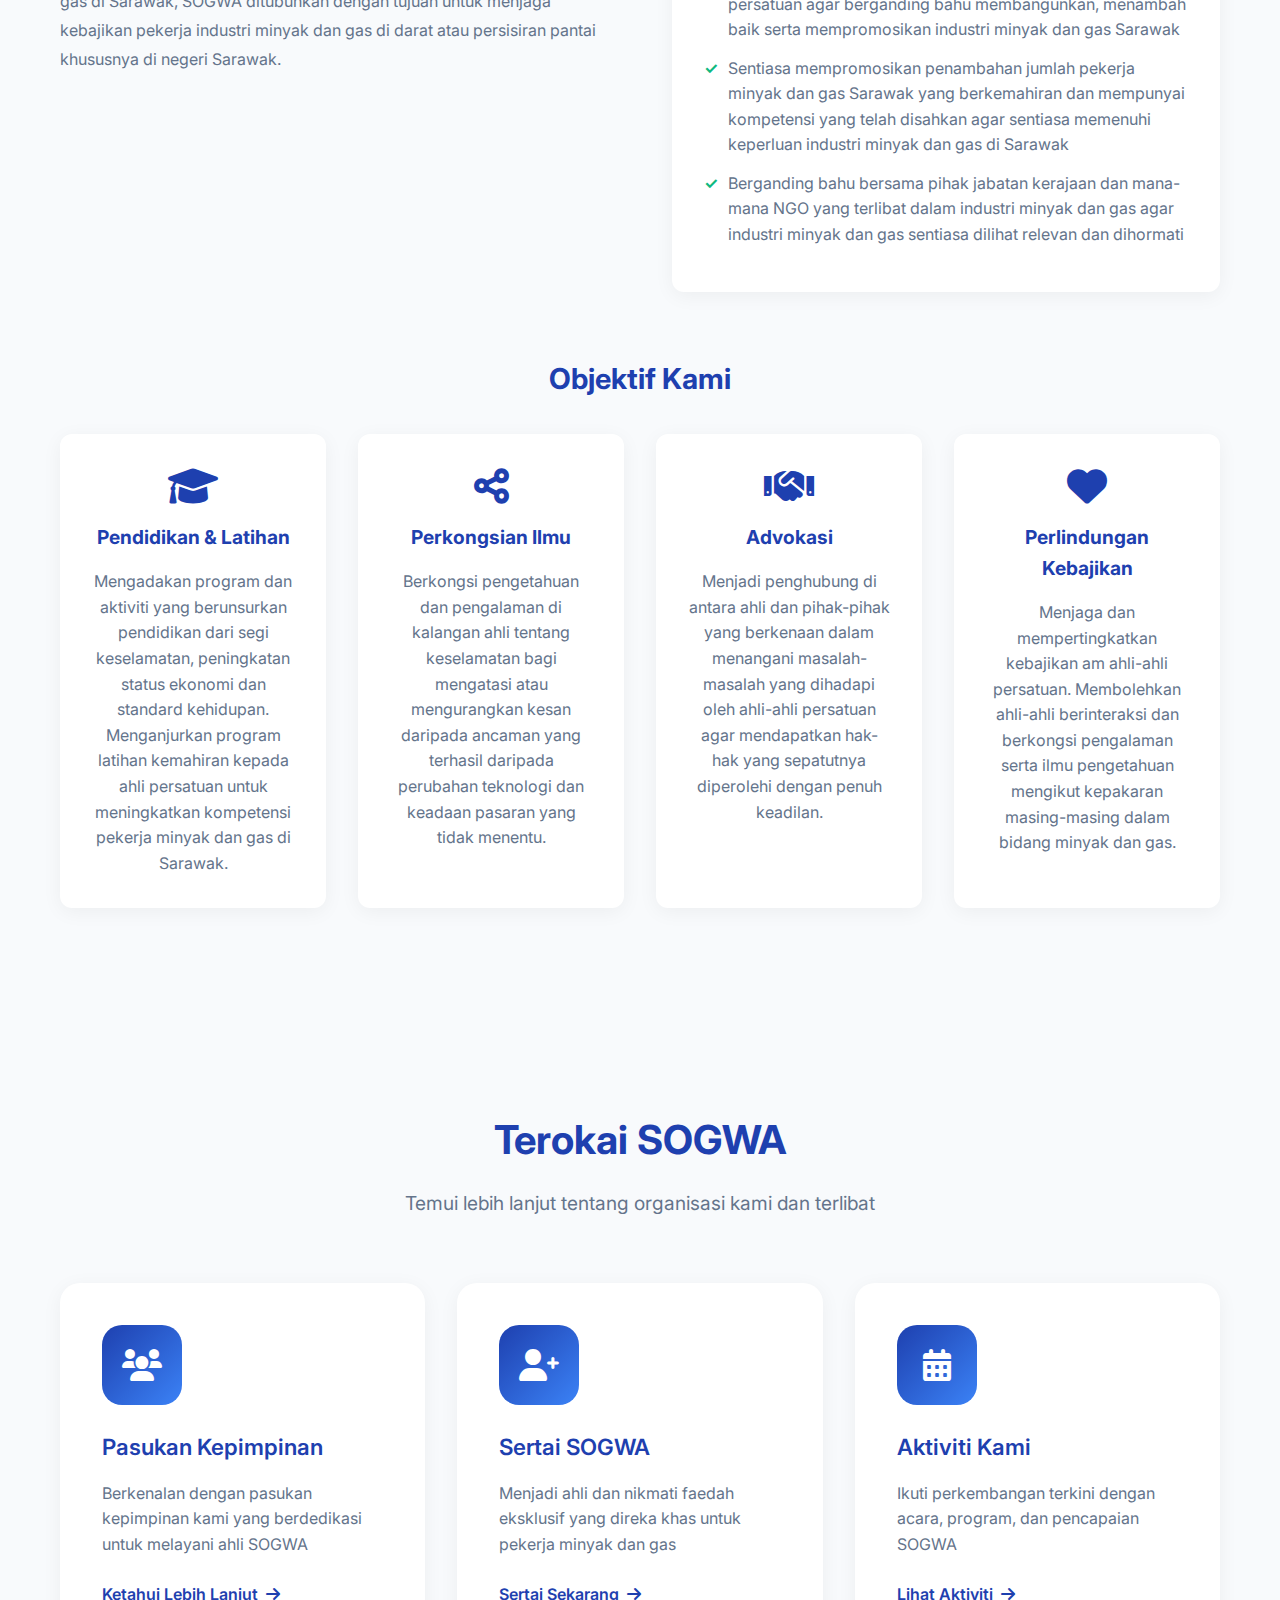
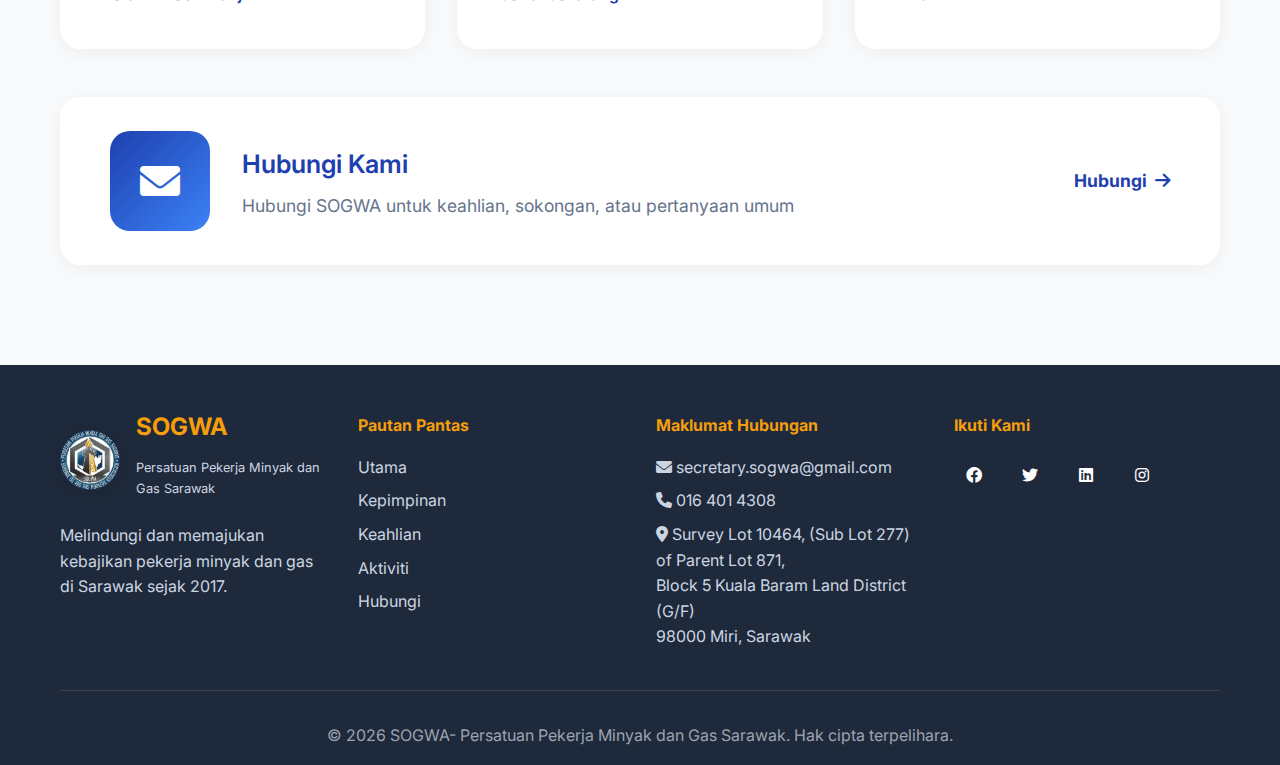
<file: index-bm.html>
<!DOCTYPE html>
<html lang="ms" data-theme="light">
<head>
    <meta charset="UTF-8">
    <meta name="viewport" content="width=device-width, initial-scale=1.0">
    <title>SOGWA - Persatuan Pekerja Minyak dan Gas Sarawak</title>
    <link rel="stylesheet" href="styles.css">
    <link href="https://cdnjs.cloudflare.com/ajax/libs/font-awesome/6.0.0/css/all.min.css" rel="stylesheet">
    <link href="https://fonts.googleapis.com/css2?family=Inter:wght@300;400;500;600;700&display=swap" rel="stylesheet">
</head>
<body>
    <!-- Navigation -->
    <nav class="navbar">
        <div class="nav-container">
            <div class="nav-logo">
                <img src="logo.png" alt="Logo SOGWA" class="logo-img">
                <div class="logo-text">
                    <h2>SOGWA</h2>
                    <span>Persatuan Pekerja Minyak dan Gas Sarawak</span>
                </div>
            </div>
            <ul class="nav-menu">
                <li class="nav-item">
                    <a href="index-bm.html" class="nav-link active">Utama</a>
                </li>
                <li class="nav-item">
                    <a href="leadership-bm.html" class="nav-link">Kepimpinan</a>
                </li>
                <li class="nav-item">
                    <a href="membership-bm.html" class="nav-link">Keahlian</a>
                </li>
                <li class="nav-item">
                    <a href="activities-bm.html" class="nav-link">Aktiviti</a>
                </li>
                <li class="nav-item">
                    <a href="contact-bm.html" class="nav-link">Hubungi</a>
                </li>
                <li class="nav-item language-switcher">
                    <button class="nav-link language-toggle-btn" onclick="toggleLanguage()">
                        <i class="fas fa-globe"></i>
                        <span class="current-lang">BM</span>
                        <i class="fas fa-exchange-alt toggle-icon"></i>
                    </button>
                </li>
                <li class="nav-item">
                    <button class="nav-link dark-mode-toggle" onclick="toggleDarkMode()">
                        <i class="fas fa-moon"></i>
                        <span>Gelap</span>
                    </button>
                </li>
            </ul>
            <div class="hamburger">
                <span class="bar"></span>
                <span class="bar"></span>
                <span class="bar"></span>
            </div>
        </div>
    </nav>

    <!-- Hero Section -->
    <section id="home" class="hero">
        <div class="hero-container">
            <div class="hero-content">
                <h1>Persatuan Pekerja Minyak dan Gas Sarawak</h1>
                <p class="hero-subtitle">Melindungi dan memajukan kebajikan pekerja minyak dan gas di Sarawak</p>
                <div class="hero-buttons">
                    <a href="membership-bm.html" class="btn btn-primary">Sertai Kami</a>
                    <a href="#about" class="btn btn-secondary">Ketahui Lebih Lanjut</a>
                </div>
            </div>
            <div class="hero-image">
                <div class="hero-logo">
                    <img src="logo.png" alt="Logo SOGWA" class="hero-logo-img">
                </div>
                <div class="hero-card">
                    <i class="fas fa-oil-can"></i>
                    <h3>Ditubuhkan 2017</h3>
                    <p>Berdaftar di bawah Akta Pertubuhan 1966</p>
                </div>
            </div>
        </div>
    </section>

    <!-- About Section -->
    <section id="about" class="about">
        <div class="container">
            <div class="section-header">
                <h2>Tentang SOGWA</h2>
                <p>Dedikasi untuk kebajikan dan kemajuan pekerja minyak dan gas di Sarawak</p>
            </div>
            
            <div class="about-grid">
                <div class="about-content">
                    <h3>Sejarah Kami</h3>
                    <p>Pembentukan Persatuan Pekerja Minyak dan Gas Sarawak (SOGWA) bermula dengan perbincangan yang panjang lebar dalam kumpulan WhatsApp pada awal tahun 2017. Banyaknya isu-isu pekerja industri minyak dan gas yang tidak dibayar gaji, ditipu oleh syarikat pembekal tenaga dan pelbagai masalah yang berterusan telah memberi kesedaran kepada pekerja industri ini tentang perlunya sebuah persatuan ditubuhkan bagi membela nasib mereka yang ditindas.</p>
                    
                    <p>Pada 17 Jun 2017, mesyuarat pertama telah diadakan untuk membentuk jawatankuasa penaja yang terdiri daripada 8 orang. Atas rasa tanggungjawab dan prihatin terhadap isu-isu pekerja industri minyak dan gas di Sarawak, SOGWA ditubuhkan dengan tujuan untuk menjaga kebajikan pekerja industri minyak dan gas di darat atau persisiran pantai khususnya di negeri Sarawak.</p>
                </div>
                
                <div class="vision-mission">
                    <div class="vision">
                        <h3><i class="fas fa-eye"></i> Visi</h3>
                        <p>Menjadi sebuah persatuan yang kuat dan berpengaruh serta menjadi rujukan kerajaan dalam menentukan hala tuju industri minyak dan gas di Sarawak khususnya dan Malaysia amnya.</p>
                    </div>
                    
                    <div class="mission">
                        <h3><i class="fas fa-target"></i> Misi</h3>
                        <ul>
                            <li>Mengumpulkan pekerja minyak dan gas dalam satu Persatuan supaya kebajikan sentiasa terjaga</li>
                            <li>Bekerjasama dengan pusat latihan untuk meningkatkan persatuan agar berganding bahu membangunkan, menambah baik serta mempromosikan industri minyak dan gas Sarawak</li>
                            <li>Sentiasa mempromosikan penambahan jumlah pekerja minyak dan gas Sarawak yang berkemahiran dan mempunyai kompetensi yang telah disahkan agar sentiasa memenuhi keperluan industri minyak dan gas di Sarawak</li>
                            <li>Berganding bahu bersama pihak jabatan kerajaan dan mana-mana NGO yang terlibat dalam industri minyak dan gas agar industri minyak dan gas sentiasa dilihat relevan dan dihormati</li>
                        </ul>
                    </div>
                </div>
            </div>

            <div class="objectives">
                <h3>Objektif Kami</h3>
                <div class="objectives-grid">
                    <div class="objective-card">
                        <i class="fas fa-graduation-cap"></i>
                        <h4>Pendidikan & Latihan</h4>
                        <p>Mengadakan program dan aktiviti yang berunsurkan pendidikan dari segi keselamatan, peningkatan status ekonomi dan standard kehidupan. Menganjurkan program latihan kemahiran kepada ahli persatuan untuk meningkatkan kompetensi pekerja minyak dan gas di Sarawak.</p>
                    </div>
                    
                    <div class="objective-card">
                        <i class="fas fa-share-alt"></i>
                        <h4>Perkongsian Ilmu</h4>
                        <p>Berkongsi pengetahuan dan pengalaman di kalangan ahli tentang keselamatan bagi mengatasi atau mengurangkan kesan daripada ancaman yang terhasil daripada perubahan teknologi dan keadaan pasaran yang tidak menentu.</p>
                    </div>
                    
                    <div class="objective-card">
                        <i class="fas fa-handshake"></i>
                        <h4>Advokasi</h4>
                        <p>Menjadi penghubung di antara ahli dan pihak-pihak yang berkenaan dalam menangani masalah-masalah yang dihadapi oleh ahli-ahli persatuan agar mendapatkan hak-hak yang sepatutnya diperolehi dengan penuh keadilan.</p>
                    </div>
                    
                    <div class="objective-card">
                        <i class="fas fa-heart"></i>
                        <h4>Perlindungan Kebajikan</h4>
                        <p>Menjaga dan mempertingkatkan kebajikan am ahli-ahli persatuan. Membolehkan ahli-ahli berinteraksi dan berkongsi pengalaman serta ilmu pengetahuan mengikut kepakaran masing-masing dalam bidang minyak dan gas.</p>
                    </div>
                </div>
            </div>
        </div>
    </section>

    <!-- Quick Links Section -->
    <section class="quick-links">
        <div class="container">
            <div class="section-header">
                <h2>Terokai SOGWA</h2>
                <p>Temui lebih lanjut tentang organisasi kami dan terlibat</p>
            </div>
            
            <div class="quick-links-grid">
                <a href="leadership-bm.html" class="quick-link-card">
                    <div class="quick-link-icon">
                        <i class="fas fa-users"></i>
                    </div>
                    <h3>Pasukan Kepimpinan</h3>
                    <p>Berkenalan dengan pasukan kepimpinan kami yang berdedikasi untuk melayani ahli SOGWA</p>
                    <span class="quick-link-arrow">Ketahui Lebih Lanjut <i class="fas fa-arrow-right"></i></span>
                </a>
                
                <a href="membership-bm.html" class="quick-link-card">
                    <div class="quick-link-icon">
                        <i class="fas fa-user-plus"></i>
                    </div>
                    <h3>Sertai SOGWA</h3>
                    <p>Menjadi ahli dan nikmati faedah eksklusif yang direka khas untuk pekerja minyak dan gas</p>
                    <span class="quick-link-arrow">Sertai Sekarang <i class="fas fa-arrow-right"></i></span>
                </a>
                
                <a href="activities-bm.html" class="quick-link-card">
                    <div class="quick-link-icon">
                        <i class="fas fa-calendar-alt"></i>
                    </div>
                    <h3>Aktiviti Kami</h3>
                    <p>Ikuti perkembangan terkini dengan acara, program, dan pencapaian SOGWA</p>
                    <span class="quick-link-arrow">Lihat Aktiviti <i class="fas fa-arrow-right"></i></span>
                </a>
            </div>
            
            <!-- Full-width Contact Us Card -->
            <div class="contact-card-container">
                <a href="contact-bm.html" class="quick-link-card contact-card-full">
                    <div class="contact-card-content">
                        <div class="contact-card-left">
                            <div class="quick-link-icon">
                                <i class="fas fa-envelope"></i>
                            </div>
                            <div class="contact-card-text">
                                <h3>Hubungi Kami</h3>
                                <p>Hubungi SOGWA untuk keahlian, sokongan, atau pertanyaan umum</p>
                            </div>
                        </div>
                        <div class="contact-card-right">
                            <span class="quick-link-arrow">Hubungi <i class="fas fa-arrow-right"></i></span>
                        </div>
                    </div>
                </a>
            </div>
        </div>
    </section>


    <!-- Footer -->
    <footer class="footer">
        <div class="container">
            <div class="footer-content">
                <div class="footer-section">
                    <div class="footer-logo">
                        <img src="logo.png" alt="Logo SOGWA" class="footer-logo-img">
                        <div class="footer-logo-text">
                            <h3>SOGWA</h3>
                            <p>Persatuan Pekerja Minyak dan Gas Sarawak</p>
                        </div>
                    </div>
                    <p>Melindungi dan memajukan kebajikan pekerja minyak dan gas di Sarawak sejak 2017.</p>
                </div>
                
                <div class="footer-section">
                    <h4>Pautan Pantas</h4>
                    <ul>
                        <li><a href="index-bm.html">Utama</a></li>
                        <li><a href="leadership-bm.html">Kepimpinan</a></li>
                        <li><a href="membership-bm.html">Keahlian</a></li>
                        <li><a href="activities-bm.html">Aktiviti</a></li>
                        <li><a href="contact-bm.html">Hubungi</a></li>
                    </ul>
                </div>
                
                <div class="footer-section">
                    <h4>Maklumat Hubungan</h4>
                    <p><i class="fas fa-envelope"></i> <a href="mailto:secretary.sogwa@gmail.com">secretary.sogwa@gmail.com</a></p>
                    <p><i class="fas fa-phone"></i> <a href="tel:+60164014308">016 401 4308</a></p>
                    <p><i class="fas fa-map-marker-alt"></i> Survey Lot 10464, (Sub Lot 277) of Parent Lot 871,<br>
                        Block 5 Kuala Baram Land District (G/F)<br>
                        98000 Miri, Sarawak</p>
                </div>
                
                <div class="footer-section">
                    <h4>Ikuti Kami</h4>
                    <div class="social-links">
                        <a href="#"><i class="fab fa-facebook"></i></a>
                        <a href="#"><i class="fab fa-twitter"></i></a>
                        <a href="#"><i class="fab fa-linkedin"></i></a>
                        <a href="#"><i class="fab fa-instagram"></i></a>
                    </div>
                </div>
            </div>
            
            <div class="footer-bottom">
                <p>&copy; <span id="current-year"></span> SOGWA- Persatuan Pekerja Minyak dan Gas Sarawak. Hak cipta terpelihara.</p>
            </div>
        </div>
    </footer>

    <script src="script.js"></script>
</body>
</html>
</file>
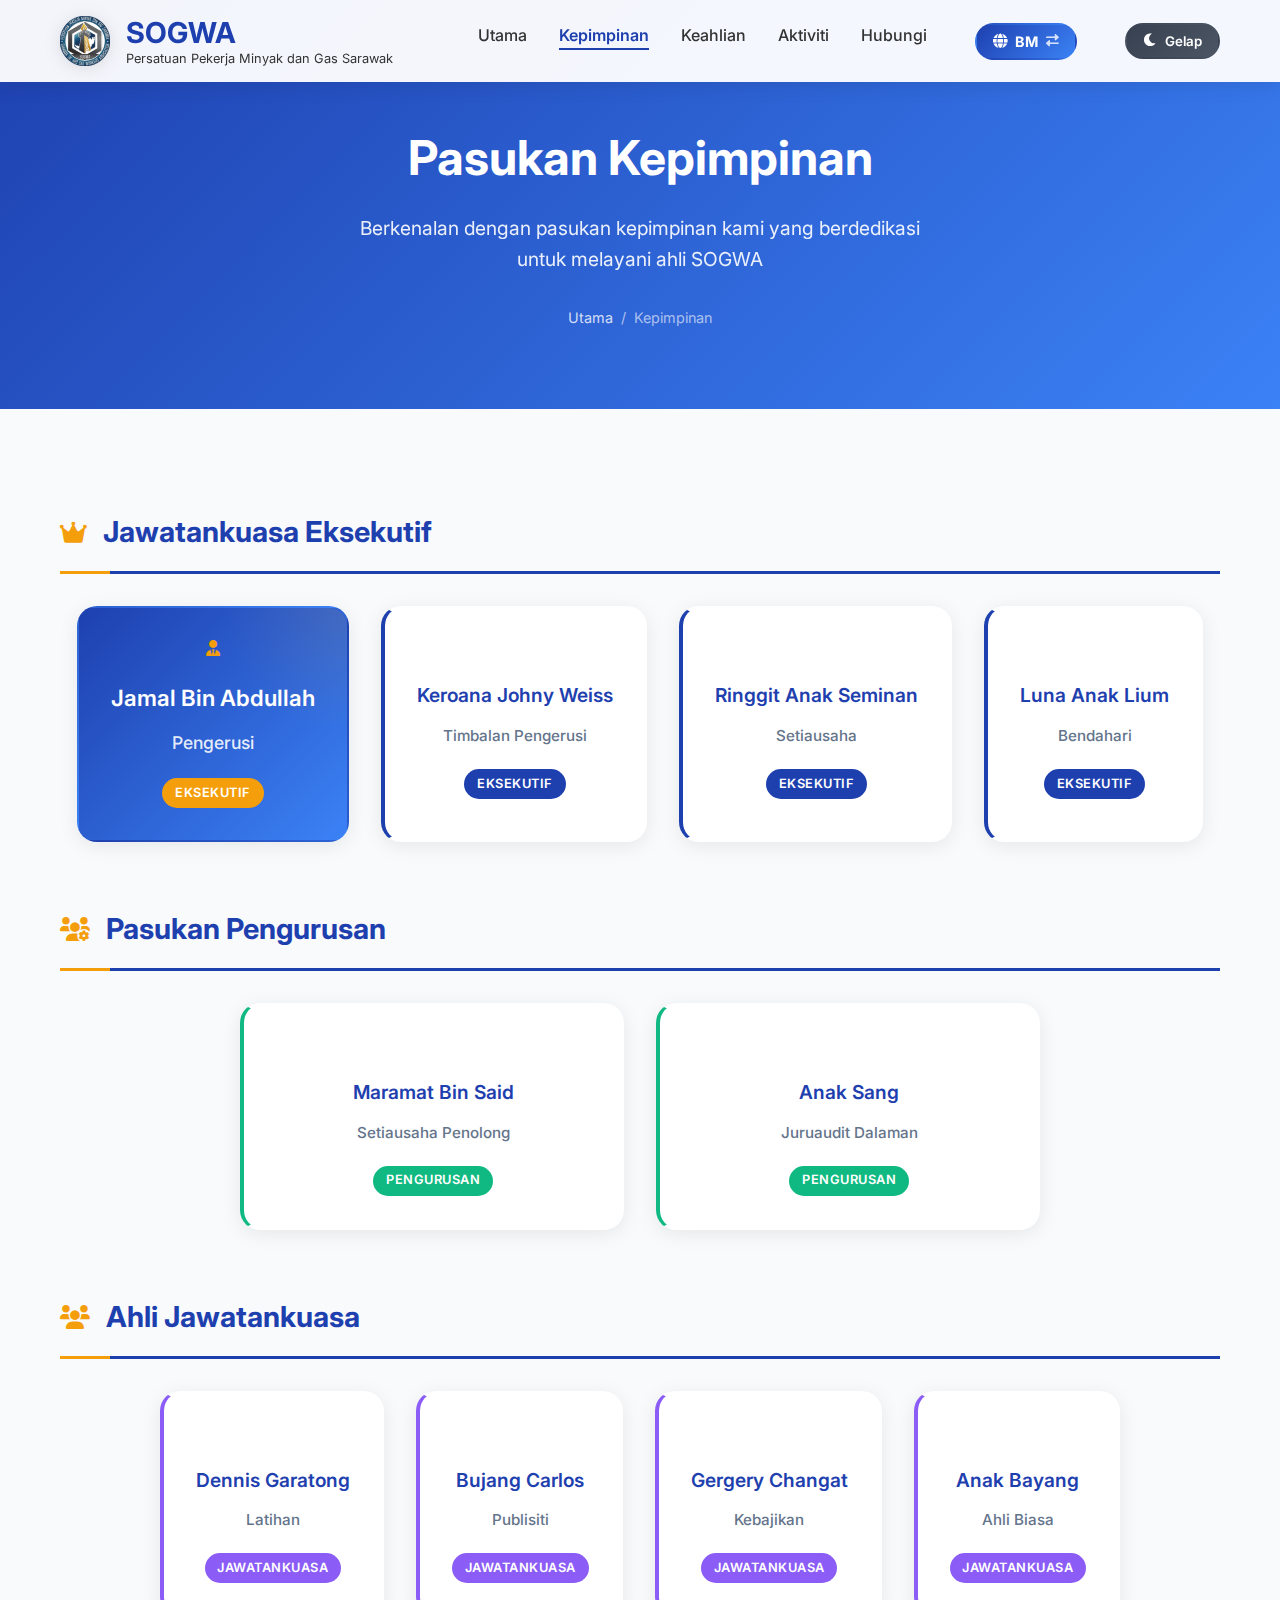
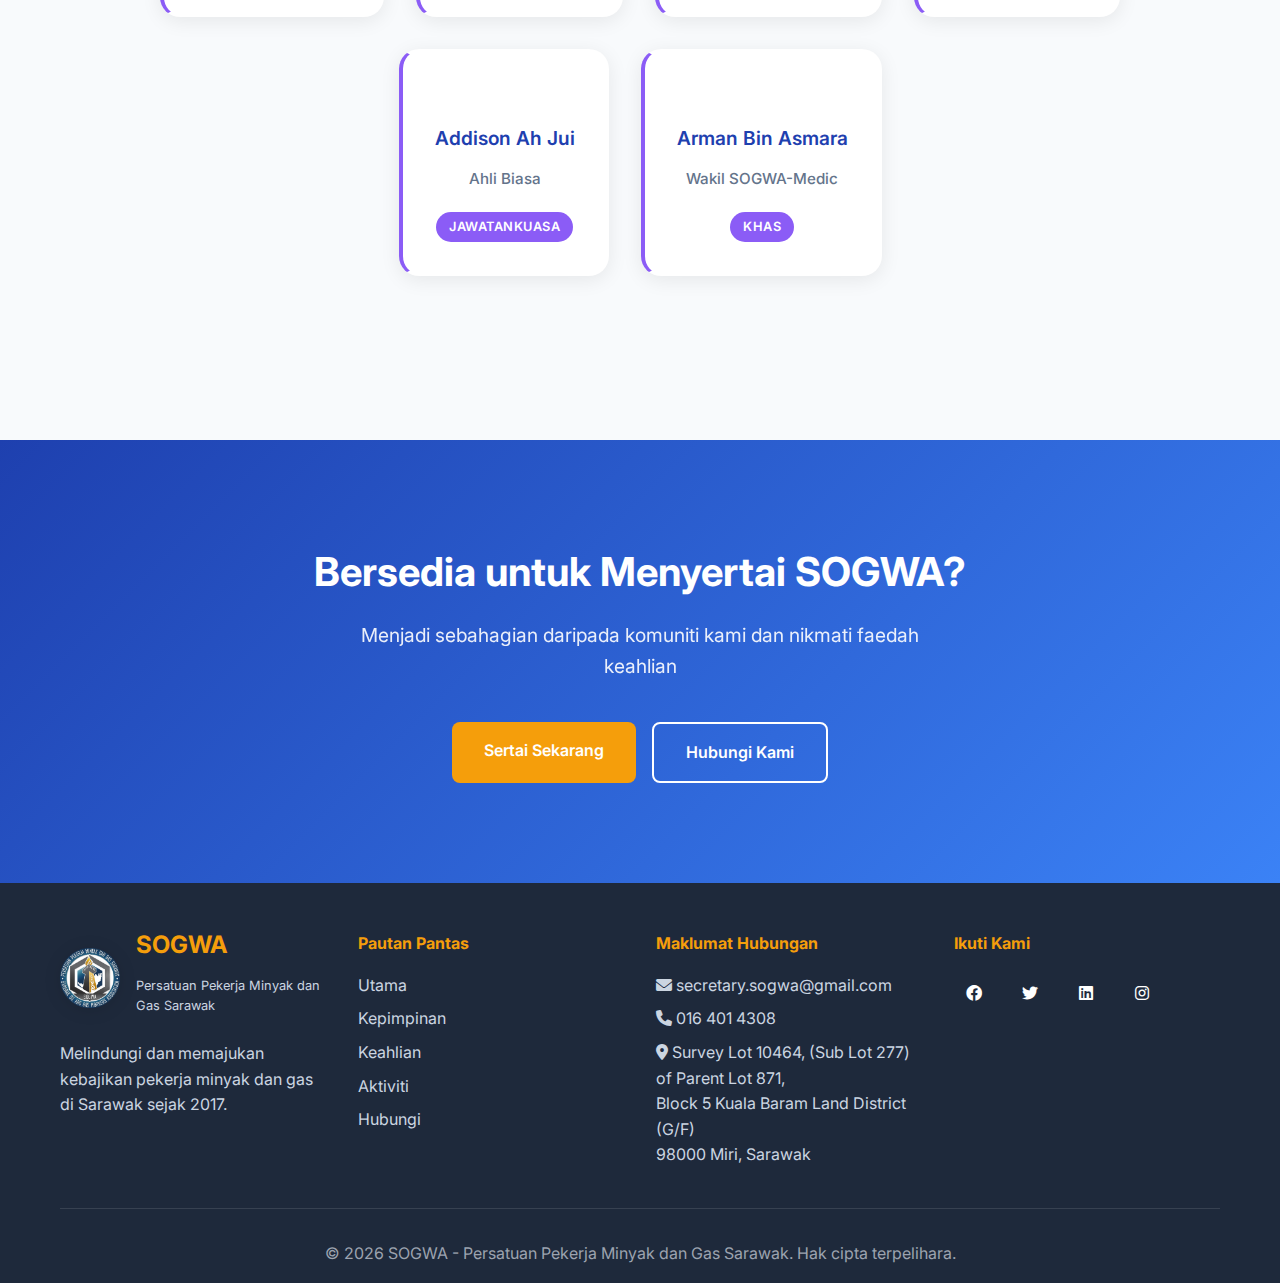
<file: leadership-bm.html>
<!DOCTYPE html>
<html lang="ms" data-theme="light">
<head>
    <meta charset="UTF-8">
    <meta name="viewport" content="width=device-width, initial-scale=1.0">
    <title>Pasukan Kepimpinan - SOGWA</title>
    <link rel="stylesheet" href="styles.css">
    <link href="https://cdnjs.cloudflare.com/ajax/libs/font-awesome/6.0.0/css/all.min.css" rel="stylesheet">
    <link href="https://fonts.googleapis.com/css2?family=Inter:wght@300;400;500;600;700&display=swap" rel="stylesheet">
</head>
<body>
    <!-- Navigation -->
    <nav class="navbar">
        <div class="nav-container">
            <div class="nav-logo">
                <img src="logo.png" alt="Logo SOGWA" class="logo-img">
                <div class="logo-text">
                    <h2>SOGWA</h2>
                    <span>Persatuan Pekerja Minyak dan Gas Sarawak</span>
                </div>
            </div>
            <ul class="nav-menu">
                <li class="nav-item">
                    <a href="index-bm.html" class="nav-link">Utama</a>
                </li>
                <li class="nav-item">
                    <a href="leadership-bm.html" class="nav-link active">Kepimpinan</a>
                </li>
                <li class="nav-item">
                    <a href="membership-bm.html" class="nav-link">Keahlian</a>
                </li>
                <li class="nav-item">
                    <a href="activities-bm.html" class="nav-link">Aktiviti</a>
                </li>
                <li class="nav-item">
                    <a href="contact-bm.html" class="nav-link">Hubungi</a>
                </li>
                <li class="nav-item language-switcher">
                    <button class="nav-link language-toggle-btn" onclick="toggleLanguage()">
                        <i class="fas fa-globe"></i>
                        <span class="current-lang">BM</span>
                        <i class="fas fa-exchange-alt toggle-icon"></i>
                    </button>
                </li>
                <li class="nav-item">
                    <button class="nav-link dark-mode-toggle" onclick="toggleDarkMode()">
                        <i class="fas fa-moon"></i>
                        <span>Gelap</span>
                    </button>
                </li>
            </ul>
            <div class="hamburger">
                <span class="bar"></span>
                <span class="bar"></span>
                <span class="bar"></span>
            </div>
        </div>
    </nav>

    <!-- Page Header -->
    <section class="page-header">
        <div class="container">
            <div class="page-header-content">
                <h1>Pasukan Kepimpinan</h1>
                <p>Berkenalan dengan pasukan kepimpinan kami yang berdedikasi untuk melayani ahli SOGWA</p>
                <nav class="breadcrumb">
                    <a href="index-bm.html">Utama</a>
                    <span>/</span>
                    <span>Kepimpinan</span>
                </nav>
            </div>
        </div>
    </section>

    <!-- Leadership Section -->
    <section id="leadership" class="leadership">
        <div class="container">
            <!-- Executive Committee -->
            <div class="leadership-category">
                <h3 class="category-title">
                    <i class="fas fa-crown"></i>
                    Jawatankuasa Eksekutif
                </h3>
                <div class="leadership-grid executive-grid">
                    <div class="leader-card main-leader">
                        <div class="leader-avatar">
                            <i class="fas fa-user-tie"></i>
                        </div>
                        <div class="leader-info">
                            <h3>Jamal Bin Abdullah</h3>
                            <p class="position">Pengerusi</p>
                            <div class="leader-badge">Eksekutif</div>
                        </div>
                    </div>
                    
                    <div class="leader-card executive-card">
                        <div class="leader-avatar">
                            <i class="fas fa-user-shield"></i>
                        </div>
                        <div class="leader-info">
                            <h3>Keroana Johny Weiss</h3>
                            <p class="position">Timbalan Pengerusi</p>
                            <div class="leader-badge">Eksekutif</div>
                        </div>
                    </div>
                    
                    <div class="leader-card executive-card">
                        <div class="leader-avatar">
                            <i class="fas fa-file-alt"></i>
                        </div>
                        <div class="leader-info">
                            <h3>Ringgit Anak Seminan</h3>
                            <p class="position">Setiausaha</p>
                            <div class="leader-badge">Eksekutif</div>
                        </div>
                    </div>
                    
                    <div class="leader-card executive-card">
                        <div class="leader-avatar">
                            <i class="fas fa-coins"></i>
                        </div>
                        <div class="leader-info">
                            <h3>Luna Anak Lium</h3>
                            <p class="position">Bendahari</p>
                            <div class="leader-badge">Eksekutif</div>
                        </div>
                    </div>
                </div>
            </div>

            <!-- Management Team -->
            <div class="leadership-category">
                <h3 class="category-title">
                    <i class="fas fa-users-cog"></i>
                    Pasukan Pengurusan
                </h3>
                <div class="leadership-grid management-grid">
                    <div class="leader-card management-card">
                        <div class="leader-avatar">
                            <i class="fas fa-user-plus"></i>
                        </div>
                        <div class="leader-info">
                            <h3>Maramat Bin Said</h3>
                            <p class="position">Setiausaha Penolong</p>
                            <div class="leader-badge">Pengurusan</div>
                        </div>
                    </div>
                    
                    <div class="leader-card management-card">
                        <div class="leader-avatar">
                            <i class="fas fa-search"></i>
                        </div>
                        <div class="leader-info">
                            <h3>Anak Sang</h3>
                            <p class="position">Juruaudit Dalaman</p>
                            <div class="leader-badge">Pengurusan</div>
                        </div>
                    </div>
                </div>
            </div>

            <!-- Committee Members -->
            <div class="leadership-category">
                <h3 class="category-title">
                    <i class="fas fa-users"></i>
                    Ahli Jawatankuasa
                </h3>
                <div class="leadership-grid committee-grid">
                    <div class="leader-card committee-card">
                        <div class="leader-avatar">
                            <i class="fas fa-graduation-cap"></i>
                        </div>
                        <div class="leader-info">
                            <h3>Dennis Garatong</h3>
                            <p class="position">Latihan</p>
                            <div class="leader-badge">Jawatankuasa</div>
                        </div>
                    </div>
                    
                    <div class="leader-card committee-card">
                        <div class="leader-avatar">
                            <i class="fas fa-bullhorn"></i>
                        </div>
                        <div class="leader-info">
                            <h3>Bujang Carlos</h3>
                            <p class="position">Publisiti</p>
                            <div class="leader-badge">Jawatankuasa</div>
                        </div>
                    </div>
                    
                    <div class="leader-card committee-card">
                        <div class="leader-avatar">
                            <i class="fas fa-heart"></i>
                        </div>
                        <div class="leader-info">
                            <h3>Gergery Changat</h3>
                            <p class="position">Kebajikan</p>
                            <div class="leader-badge">Jawatankuasa</div>
                        </div>
                    </div>
                    
                    <div class="leader-card committee-card">
                        <div class="leader-avatar">
                            <i class="fas fa-user-friends"></i>
                        </div>
                        <div class="leader-info">
                            <h3>Anak Bayang</h3>
                            <p class="position">Ahli Biasa</p>
                            <div class="leader-badge">Jawatankuasa</div>
                        </div>
                    </div>
                    
                    <div class="leader-card committee-card">
                        <div class="leader-avatar">
                            <i class="fas fa-user-check"></i>
                        </div>
                        <div class="leader-info">
                            <h3>Addison Ah Jui</h3>
                            <p class="position">Ahli Biasa</p>
                            <div class="leader-badge">Jawatankuasa</div>
                        </div>
                    </div>
                    
                    <div class="leader-card committee-card">
                        <div class="leader-avatar">
                            <i class="fas fa-user-md"></i>
                        </div>
                        <div class="leader-info">
                            <h3>Arman Bin Asmara</h3>
                            <p class="position">Wakil SOGWA-Medic</p>
                            <div class="leader-badge">Khas</div>
                        </div>
                    </div>
                </div>
            </div>
        </div>
    </section>

    <!-- Call to Action -->
    <section class="cta-section">
        <div class="container">
            <div class="cta-content">
                <h2>Bersedia untuk Menyertai SOGWA?</h2>
                <p>Menjadi sebahagian daripada komuniti kami dan nikmati faedah keahlian</p>
                <div class="cta-buttons">
                    <a href="membership-bm.html" class="btn btn-primary">Sertai Sekarang</a>
                    <a href="contact-bm.html" class="btn btn-secondary">Hubungi Kami</a>
                </div>
            </div>
        </div>
    </section>

    <!-- Footer -->
    <footer class="footer">
        <div class="container">
            <div class="footer-content">
                <div class="footer-section">
                    <div class="footer-logo">
                        <img src="logo.png" alt="Logo SOGWA" class="footer-logo-img">
                        <div class="footer-logo-text">
                            <h3>SOGWA</h3>
                            <p>Persatuan Pekerja Minyak dan Gas Sarawak</p>
                        </div>
                    </div>
                    <p>Melindungi dan memajukan kebajikan pekerja minyak dan gas di Sarawak sejak 2017.</p>
                </div>
                
                <div class="footer-section">
                    <h4>Pautan Pantas</h4>
                    <ul>
                        <li><a href="index-bm.html">Utama</a></li>
                        <li><a href="leadership-bm.html">Kepimpinan</a></li>
                        <li><a href="membership-bm.html">Keahlian</a></li>
                        <li><a href="activities-bm.html">Aktiviti</a></li>
                        <li><a href="contact-bm.html">Hubungi</a></li>
                    </ul>
                </div>
                
                <div class="footer-section">
                    <h4>Maklumat Hubungan</h4>
                    <p><i class="fas fa-envelope"></i> <a href="mailto:secretary.sogwa@gmail.com">secretary.sogwa@gmail.com</a></p>
                    <p><i class="fas fa-phone"></i> <a href="tel:+60164014308">016 401 4308</a></p>
                    <p><i class="fas fa-map-marker-alt"></i> Survey Lot 10464, (Sub Lot 277) of Parent Lot 871,<br>
                        Block 5 Kuala Baram Land District (G/F)<br>
                        98000 Miri, Sarawak</p>
                </div>
                
                <div class="footer-section">
                    <h4>Ikuti Kami</h4>
                    <div class="social-links">
                        <a href="#"><i class="fab fa-facebook"></i></a>
                        <a href="#"><i class="fab fa-twitter"></i></a>
                        <a href="#"><i class="fab fa-linkedin"></i></a>
                        <a href="#"><i class="fab fa-instagram"></i></a>
                    </div>
                </div>
            </div>
            
            <div class="footer-bottom">
                <p>&copy; <span id="current-year">2024</span> SOGWA - Persatuan Pekerja Minyak dan Gas Sarawak. Hak cipta terpelihara.</p>
            </div>
        </div>
    </footer>

    <script src="script.js"></script>
</body>
</html>
</file>
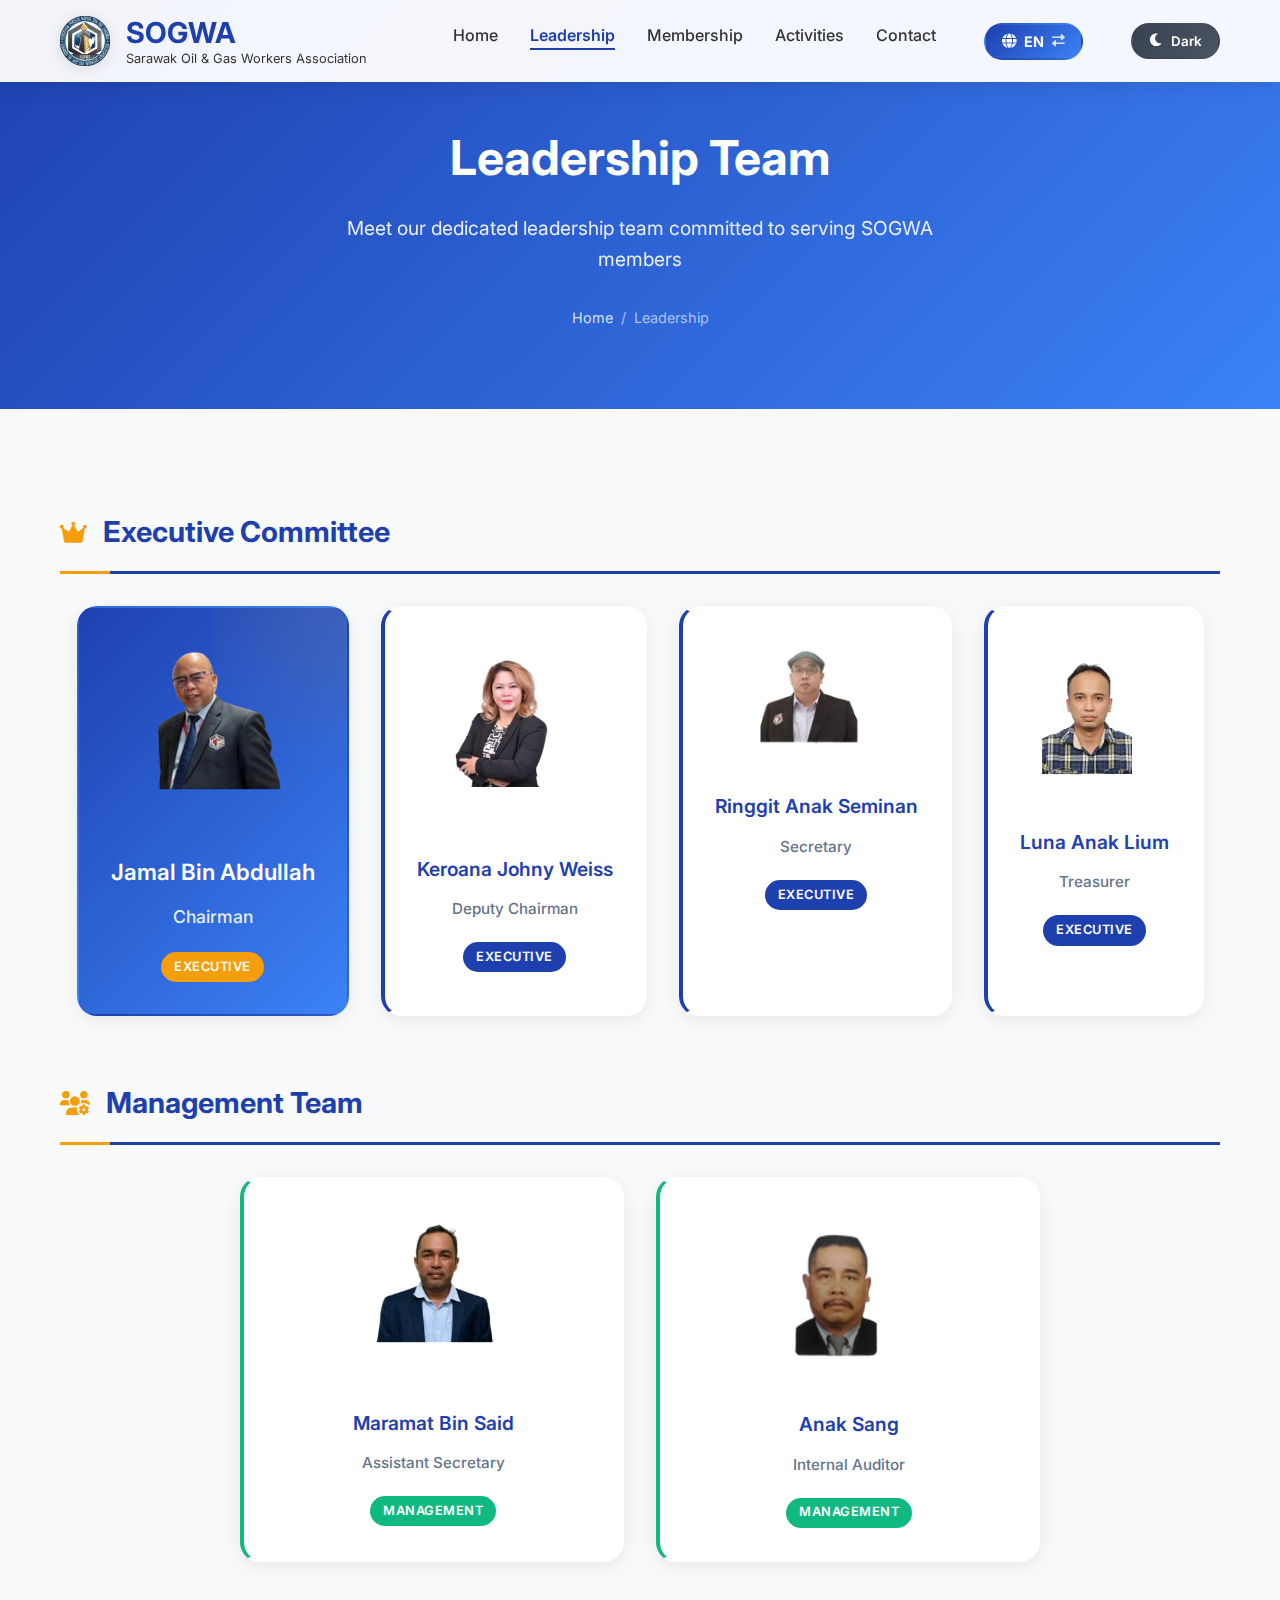
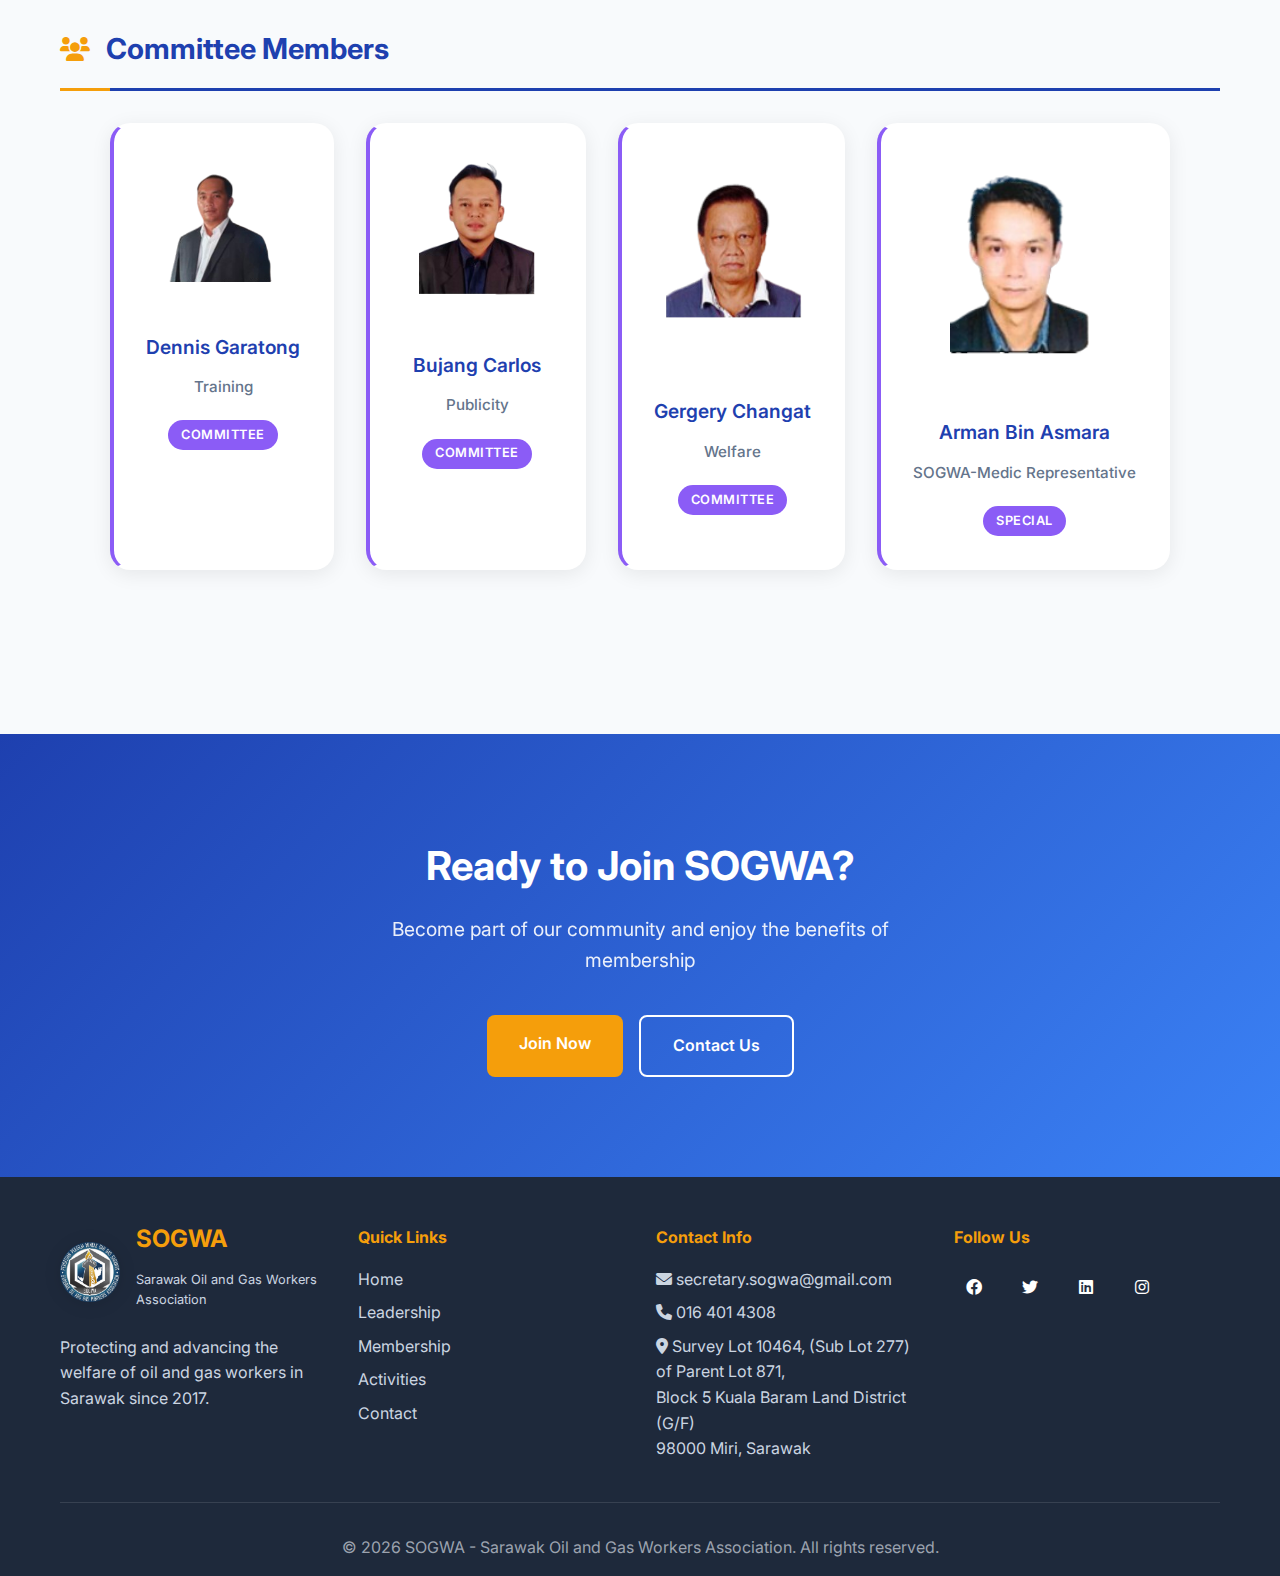
<file: leadership.html>
<!DOCTYPE html>
<html lang="en" data-theme="light">
<head>
    <meta charset="UTF-8">
    <meta name="viewport" content="width=device-width, initial-scale=1.0">
    <title>Leadership Team - SOGWA</title>
    <link rel="stylesheet" href="styles.css">
    <link href="https://cdnjs.cloudflare.com/ajax/libs/font-awesome/6.0.0/css/all.min.css" rel="stylesheet">
    <link href="https://fonts.googleapis.com/css2?family=Inter:wght@300;400;500;600;700&display=swap" rel="stylesheet">
</head>
<body>
    <!-- Navigation -->
    <nav class="navbar">
        <div class="nav-container">
            <div class="nav-logo">
                <img src="logo.png" alt="SOGWA Logo" class="logo-img">
                <div class="logo-text">
                    <h2>SOGWA</h2>
                    <span>Sarawak Oil & Gas Workers Association</span>
                </div>
            </div>
            <ul class="nav-menu">
                <li class="nav-item">
                    <a href="index.html" class="nav-link">Home</a>
                </li>
                <li class="nav-item">
                    <a href="leadership.html" class="nav-link active">Leadership</a>
                </li>
                <li class="nav-item">
                    <a href="membership.html" class="nav-link">Membership</a>
                </li>
                <li class="nav-item">
                    <a href="activities.html" class="nav-link">Activities</a>
                </li>
                <li class="nav-item">
                    <a href="contact.html" class="nav-link">Contact</a>
                </li>
                <li class="nav-item language-switcher">
                    <button class="nav-link language-toggle-btn" onclick="toggleLanguage()">
                        <i class="fas fa-globe"></i>
                        <span class="current-lang">EN</span>
                        <i class="fas fa-exchange-alt toggle-icon"></i>
                    </button>
                </li>
                <li class="nav-item">
                    <button class="nav-link dark-mode-toggle" onclick="toggleDarkMode()">
                        <i class="fas fa-moon"></i>
                        <span>Dark</span>
                    </button>
                </li>
            </ul>
            <div class="hamburger">
                <span class="bar"></span>
                <span class="bar"></span>
                <span class="bar"></span>
            </div>
        </div>
    </nav>

    <!-- Page Header -->
    <section class="page-header">
        <div class="container">
            <div class="page-header-content">
                <h1>Leadership Team</h1>
                <p>Meet our dedicated leadership team committed to serving SOGWA members</p>
                <nav class="breadcrumb">
                    <a href="index.html">Home</a>
                    <span>/</span>
                    <span>Leadership</span>
                </nav>
            </div>
        </div>
    </section>

    <!-- Leadership Section -->
    <section id="leadership" class="leadership">
        <div class="container">
            <!-- Executive Committee -->
            <div class="leadership-category">
                <h3 class="category-title">
                    <i class="fas fa-crown"></i>
                    Executive Committee
                </h3>
                <div class="leadership-grid executive-grid">
                    <div class="leader-card main-leader">
                        <div class="leader-avatar">
                            <img src="images/jamal.png" alt="Jamal Bin Abdullah">
                        </div>
                        <div class="leader-info">
                            <h3>Jamal Bin Abdullah</h3>
                            <p class="position">Chairman</p>
                            <div class="leader-badge">Executive</div>
                        </div>
                    </div>
                    
                    <div class="leader-card executive-card">
                        <div class="leader-avatar">
                            <img src="images/keroana.png" alt="Keroana Johny Weiss">
                        </div>
                        <div class="leader-info">
                            <h3>Keroana Johny Weiss</h3>
                            <p class="position">Deputy Chairman</p>
                            <div class="leader-badge">Executive</div>
                        </div>
                    </div>
                    
                    <div class="leader-card executive-card">
                        <div class="leader-avatar">
                            <img src="images/ringgit.png" alt="Ringgit Anak Seminan">
                        </div>
                        <div class="leader-info">
                            <h3>Ringgit Anak Seminan</h3>
                            <p class="position">Secretary</p>
                            <div class="leader-badge">Executive</div>
                        </div>
                    </div>
                    
                    <div class="leader-card executive-card">
                        <div class="leader-avatar">
                            <img src="images/luna.png" alt="Luna Anak Lium">
                        </div>
                        <div class="leader-info">
                            <h3>Luna Anak Lium</h3>
                            <p class="position">Treasurer</p>
                            <div class="leader-badge">Executive</div>
                        </div>
                    </div>
                </div>
            </div>

            <!-- Management Team -->
            <div class="leadership-category">
                <h3 class="category-title">
                    <i class="fas fa-users-cog"></i>
                    Management Team
                </h3>
                <div class="leadership-grid management-grid">
                    <div class="leader-card management-card">
                        <div class="leader-avatar">
                            <img src="images/maramat.png" alt="Maramat Bin Said">
                        </div>
                        <div class="leader-info">
                            <h3>Maramat Bin Said</h3>
                            <p class="position">Assistant Secretary</p>
                            <div class="leader-badge">Management</div>
                        </div>
                    </div>
                    
                    <div class="leader-card management-card">
                        <div class="leader-avatar">
                            <img src="images/addison.png" alt=" Anak Sang">
                        </div>
                        <div class="leader-info">
                            <h3>Anak Sang</h3>
                            <p class="position">Internal Auditor</p>
                            <div class="leader-badge">Management</div>
                        </div>
                    </div>
                </div>
            </div>

            <!-- Committee Members -->
            <div class="leadership-category">
                <h3 class="category-title">
                    <i class="fas fa-users"></i>
                    Committee Members
                </h3>
                <div class="leadership-grid committee-grid">
                    <div class="leader-card committee-card">
                        <div class="leader-avatar">
                            <img src="images/dennis.png" alt="Dennis Garatong">
                        </div>
                        <div class="leader-info">
                            <h3>Dennis Garatong</h3>
                            <p class="position">Training</p>
                            <div class="leader-badge">Committee</div>
                        </div>
                    </div>
                    
                    <div class="leader-card committee-card">
                        <div class="leader-avatar">
                            <img src="images/bujang.png" alt="Bujang Carlos">
                        </div>
                        <div class="leader-info">
                            <h3>Bujang Carlos</h3>
                            <p class="position">Publicity</p>
                            <div class="leader-badge">Committee</div>
                        </div>
                    </div>
                    
                    <div class="leader-card committee-card">
                        <div class="leader-avatar">
                            <img src="images/gergery.png" alt="Gergery Changat">
                        </div>
                        <div class="leader-info">
                            <h3>Gergery Changat</h3>
                            <p class="position">Welfare</p>
                            <div class="leader-badge">Committee</div>
                        </div>
                    </div>
                    <div class="leader-card committee-card">
                        <div class="leader-avatar">
                            <img src="images/arman.png" alt="Arman Bin Asmara">
                        </div>
                        <div class="leader-info">
                            <h3>Arman Bin Asmara</h3>
                            <p class="position">SOGWA-Medic Representative</p>
                            <div class="leader-badge">Special</div>
                        </div>
                    </div>
                </div>
            </div>
        </div>
    </section>

    <!-- Call to Action -->
    <section class="cta-section">
        <div class="container">
            <div class="cta-content">
                <h2>Ready to Join SOGWA?</h2>
                <p>Become part of our community and enjoy the benefits of membership</p>
                <div class="cta-buttons">
                    <a href="membership.html" class="btn btn-primary">Join Now</a>
                    <a href="contact.html" class="btn btn-secondary">Contact Us</a>
                </div>
            </div>
        </div>
    </section>

    <!-- Footer -->
    <footer class="footer">
        <div class="container">
            <div class="footer-content">
                <div class="footer-section">
                    <div class="footer-logo">
                        <img src="logo.png" alt="SOGWA Logo" class="footer-logo-img">
                        <div class="footer-logo-text">
                            <h3>SOGWA</h3>
                            <p>Sarawak Oil and Gas Workers Association</p>
                        </div>
                    </div>
                    <p>Protecting and advancing the welfare of oil and gas workers in Sarawak since 2017.</p>
                </div>
                
                <div class="footer-section">
                    <h4>Quick Links</h4>
                    <ul>
                        <li><a href="index.html">Home</a></li>
                        <li><a href="leadership.html">Leadership</a></li>
                        <li><a href="membership.html">Membership</a></li>
                        <li><a href="activities.html">Activities</a></li>
                        <li><a href="contact.html">Contact</a></li>
                    </ul>
                </div>
                
                <div class="footer-section">
                    <h4>Contact Info</h4>
                    <p><i class="fas fa-envelope"></i> <a href="mailto:secretary.sogwa@gmail.com">secretary.sogwa@gmail.com</a></p>
                    <p><i class="fas fa-phone"></i> <a href="tel:+60164014308">016 401 4308</a></p>
                    <p><i class="fas fa-map-marker-alt"></i> Survey Lot 10464, (Sub Lot 277) of Parent Lot 871,<br>
                        Block 5 Kuala Baram Land District (G/F)<br>
                        98000 Miri, Sarawak</p> 
                </div>
                
                <div class="footer-section">
                    <h4>Follow Us</h4>
                    <div class="social-links">
                        <a href="#"><i class="fab fa-facebook"></i></a>
                        <a href="#"><i class="fab fa-twitter"></i></a>
                        <a href="#"><i class="fab fa-linkedin"></i></a>
                        <a href="#"><i class="fab fa-instagram"></i></a>
                    </div>
                </div>
            </div>
            
            <div class="footer-bottom">
                <p>&copy; <span id="current-year">2024</span> SOGWA - Sarawak Oil and Gas Workers Association. All rights reserved.</p>
            </div>
        </div>
    </footer>

    <script src="script.js"></script>
</body>
</html>
</file>
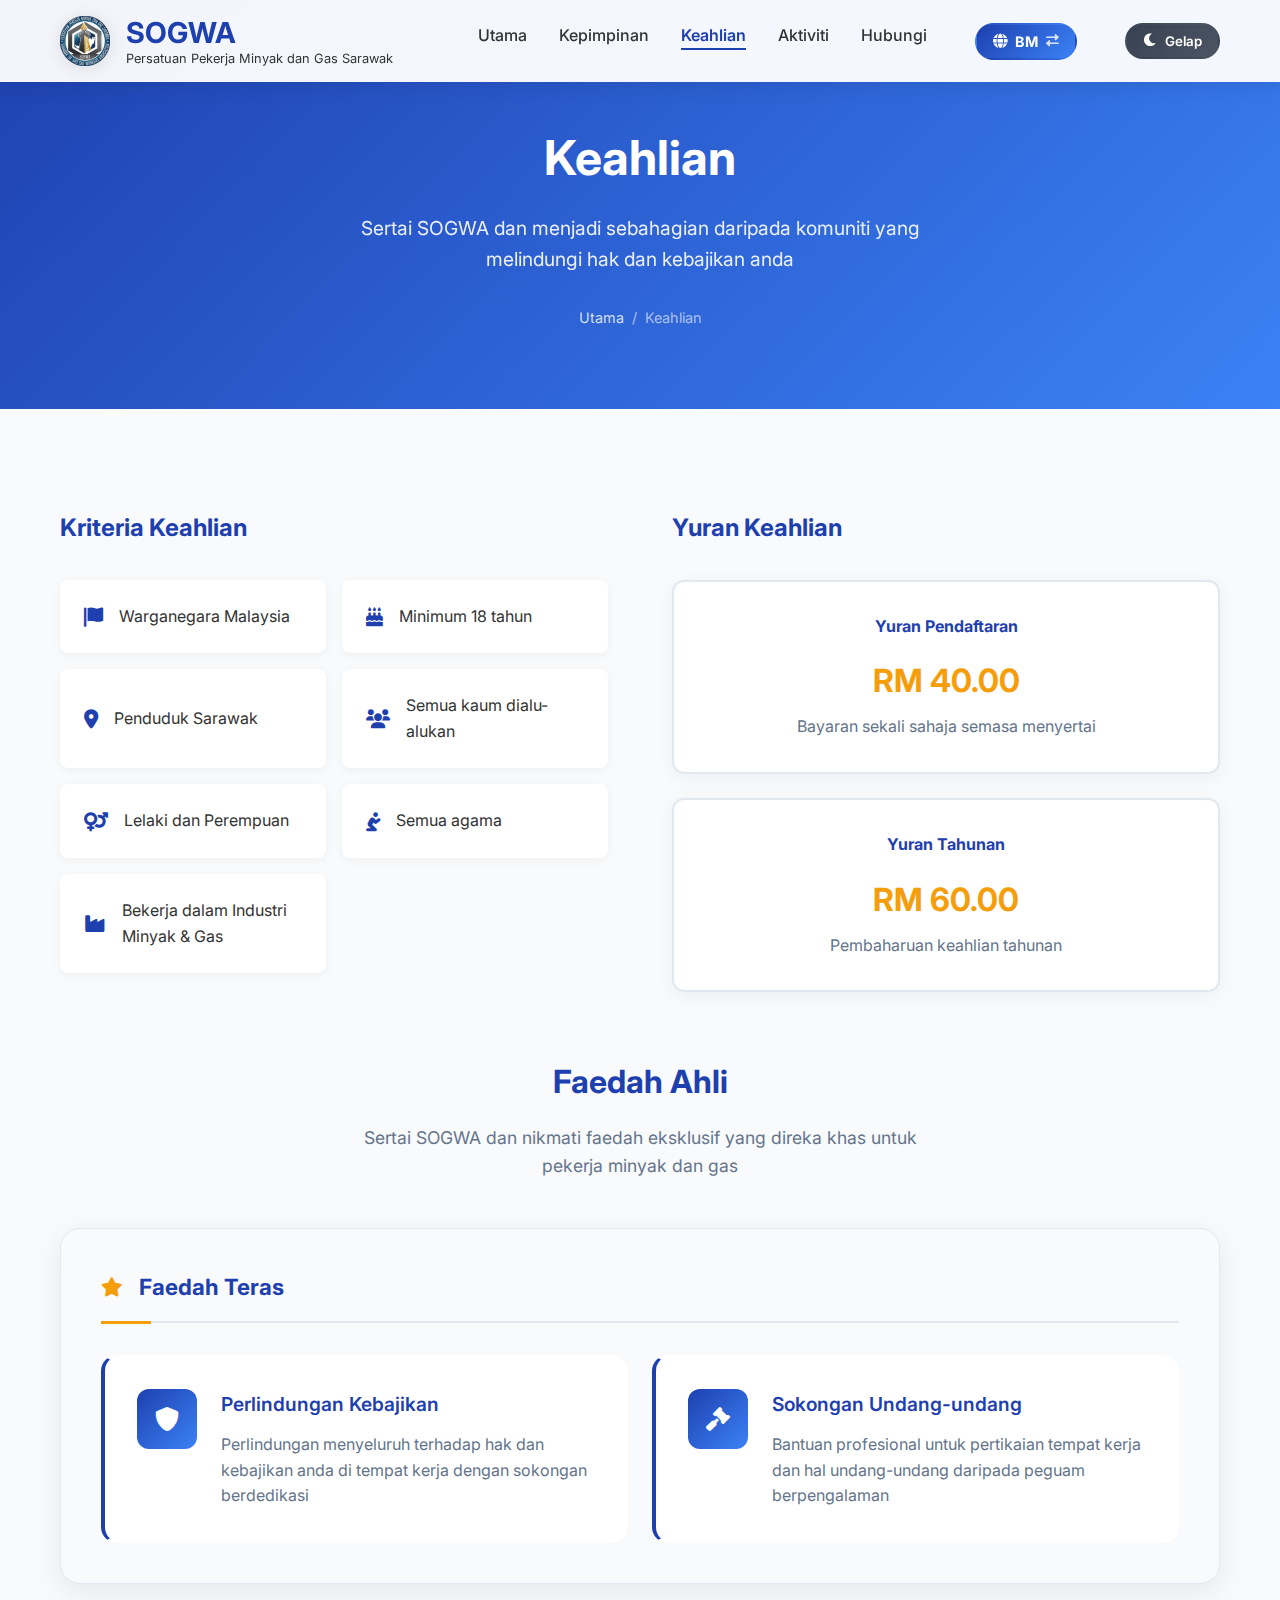
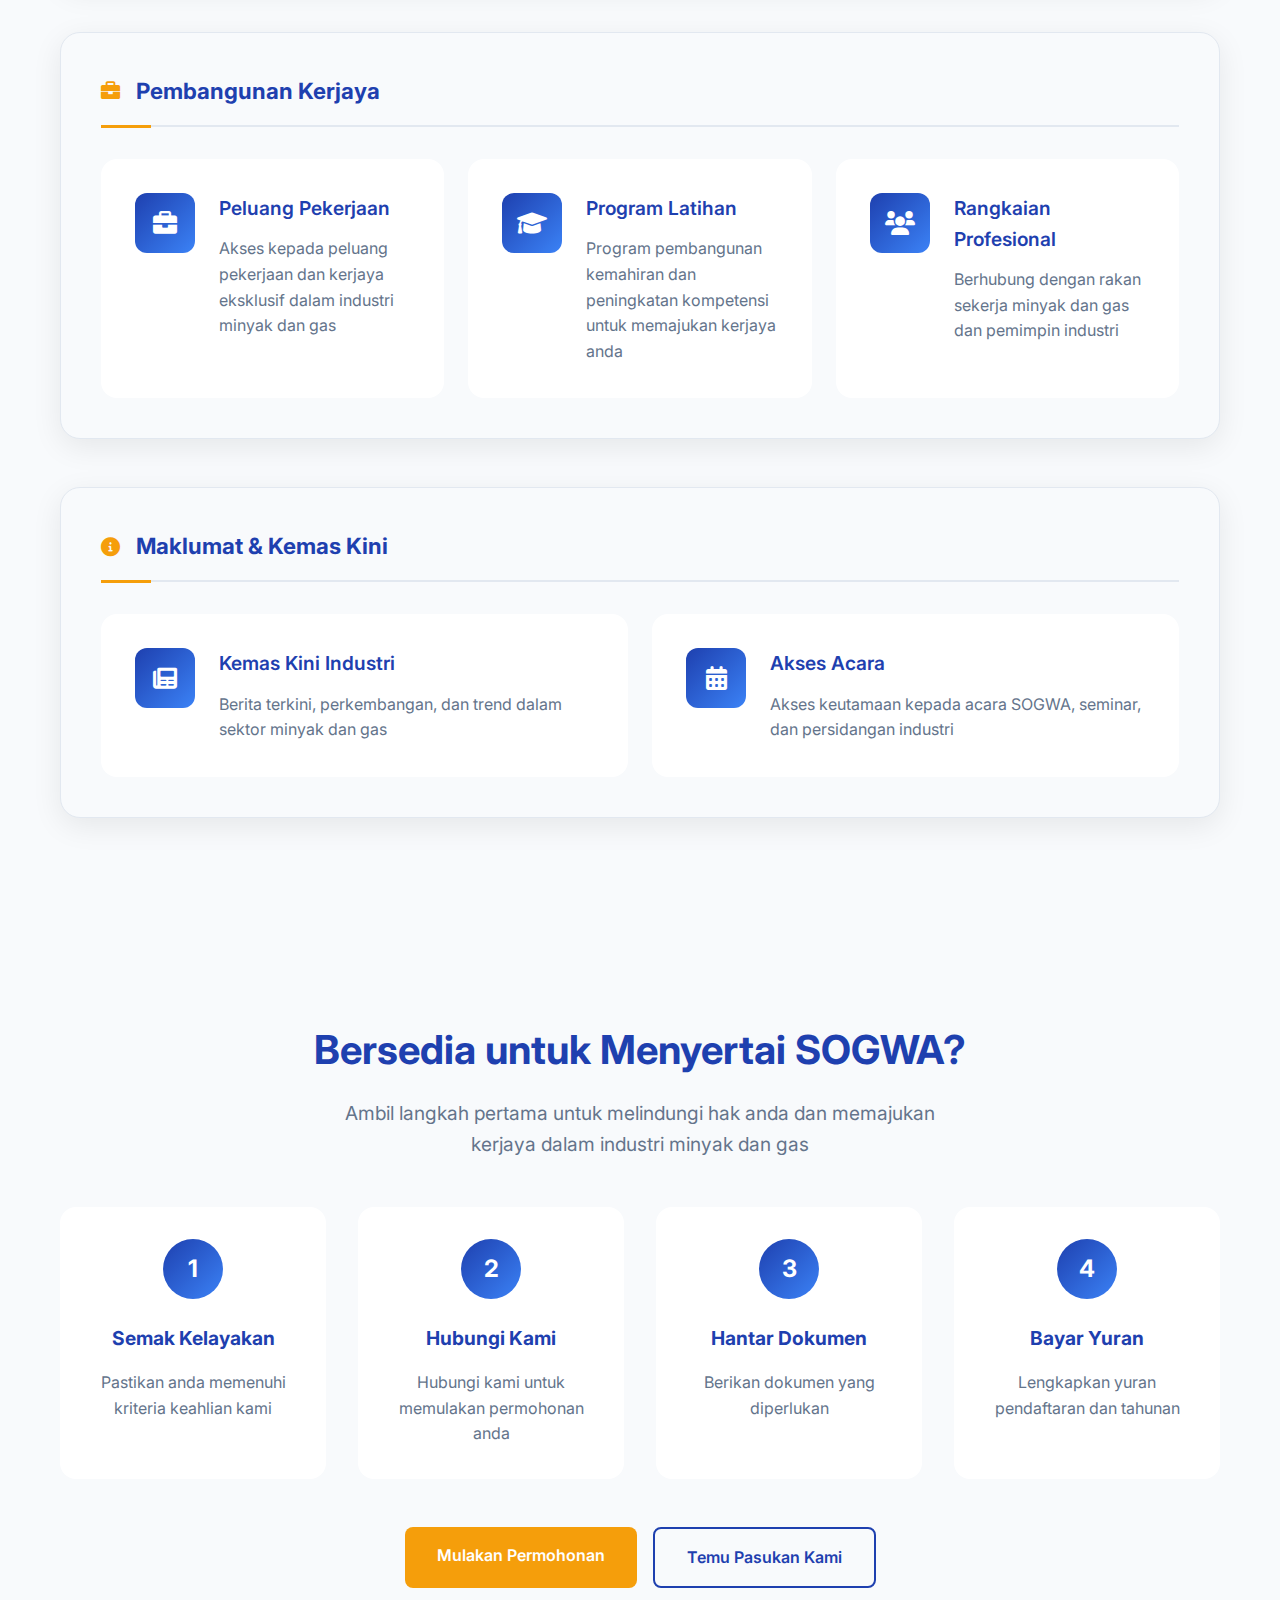
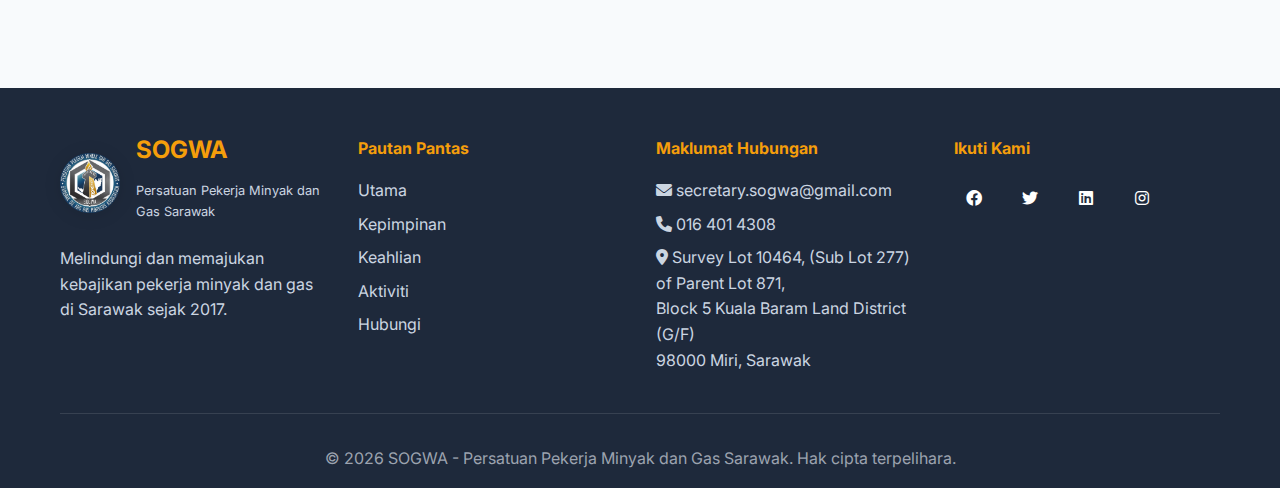
<file: membership-bm.html>
<!DOCTYPE html>
<html lang="ms" data-theme="light">
<head>
    <meta charset="UTF-8">
    <meta name="viewport" content="width=device-width, initial-scale=1.0">
    <title>Keahlian - SOGWA</title>
    <link rel="stylesheet" href="styles.css">
    <link href="https://cdnjs.cloudflare.com/ajax/libs/font-awesome/6.0.0/css/all.min.css" rel="stylesheet">
    <link href="https://fonts.googleapis.com/css2?family=Inter:wght@300;400;500;600;700&display=swap" rel="stylesheet">
</head>
<body>
    <!-- Navigation -->
    <nav class="navbar">
        <div class="nav-container">
            <div class="nav-logo">
                <img src="logo.png" alt="Logo SOGWA" class="logo-img">
                <div class="logo-text">
                    <h2>SOGWA</h2>
                    <span>Persatuan Pekerja Minyak dan Gas Sarawak</span>
                </div>
            </div>
            <ul class="nav-menu">
                <li class="nav-item">
                    <a href="index-bm.html" class="nav-link">Utama</a>
                </li>
                <li class="nav-item">
                    <a href="leadership-bm.html" class="nav-link">Kepimpinan</a>
                </li>
                <li class="nav-item">
                    <a href="membership-bm.html" class="nav-link active">Keahlian</a>
                </li>
                <li class="nav-item">
                    <a href="activities-bm.html" class="nav-link">Aktiviti</a>
                </li>
                <li class="nav-item">
                    <a href="contact-bm.html" class="nav-link">Hubungi</a>
                </li>
                <li class="nav-item language-switcher">
                    <button class="nav-link language-toggle-btn" onclick="toggleLanguage()">
                        <i class="fas fa-globe"></i>
                        <span class="current-lang">BM</span>
                        <i class="fas fa-exchange-alt toggle-icon"></i>
                    </button>
                </li>
                <li class="nav-item">
                    <button class="nav-link dark-mode-toggle" onclick="toggleDarkMode()">
                        <i class="fas fa-moon"></i>
                        <span>Gelap</span>
                    </button>
                </li>
            </ul>
            <div class="hamburger">
                <span class="bar"></span>
                <span class="bar"></span>
                <span class="bar"></span>
            </div>
        </div>
    </nav>

    <!-- Page Header -->
    <section class="page-header">
        <div class="container">
            <div class="page-header-content">
                <h1>Keahlian</h1>
                <p>Sertai SOGWA dan menjadi sebahagian daripada komuniti yang melindungi hak dan kebajikan anda</p>
                <nav class="breadcrumb">
                    <a href="index-bm.html">Utama</a>
                    <span>/</span>
                    <span>Keahlian</span>
                </nav>
            </div>
        </div>
    </section>

    <!-- Membership Section -->
    <section id="membership" class="membership">
        <div class="container">
            <div class="membership-content">
                <div class="membership-criteria">
                    <h3>Kriteria Keahlian</h3>
                    <div class="criteria-grid">
                        <div class="criteria-item">
                            <i class="fas fa-flag"></i>
                            <span>Warganegara Malaysia</span>
                        </div>
                        <div class="criteria-item">
                            <i class="fas fa-birthday-cake"></i>
                            <span>Minimum 18 tahun</span>
                        </div>
                        <div class="criteria-item">
                            <i class="fas fa-map-marker-alt"></i>
                            <span>Penduduk Sarawak</span>
                        </div>
                        <div class="criteria-item">
                            <i class="fas fa-users"></i>
                            <span>Semua kaum dialu-alukan</span>
                        </div>
                        <div class="criteria-item">
                            <i class="fas fa-venus-mars"></i>
                            <span>Lelaki dan Perempuan</span>
                        </div>
                        <div class="criteria-item">
                            <i class="fas fa-pray"></i>
                            <span>Semua agama</span>
                        </div>
                        <div class="criteria-item">
                            <i class="fas fa-industry"></i>
                            <span>Bekerja dalam Industri Minyak & Gas</span>
                        </div>
                    </div>
                </div>
                
                <div class="membership-fees">
                    <h3>Yuran Keahlian</h3>
                    <div class="fees-grid">
                        <div class="fee-card">
                            <h4>Yuran Pendaftaran</h4>
                            <div class="fee-amount">RM 40.00</div>
                            <p>Bayaran sekali sahaja semasa menyertai</p>
                        </div>
                        <div class="fee-card">
                            <h4>Yuran Tahunan</h4>
                            <div class="fee-amount">RM 60.00</div>
                            <p>Pembaharuan keahlian tahunan</p>
                        </div>
                    </div>
                </div>
            </div>
            
            <div class="benefits">
                <div class="benefits-header">
                    <h3>Faedah Ahli</h3>
                    <p>Sertai SOGWA dan nikmati faedah eksklusif yang direka khas untuk pekerja minyak dan gas</p>
                </div>
                
                <div class="benefits-categories">
                    <!-- Core Benefits -->
                    <div class="benefit-category">
                        <h4 class="category-title">
                            <i class="fas fa-star"></i>
                            Faedah Teras
                        </h4>
                        <div class="benefits-grid core-benefits">
                            <div class="benefit-item primary-benefit">
                                <div class="benefit-icon">
                                    <i class="fas fa-shield-alt"></i>
                                </div>
                                <div class="benefit-content">
                                    <h4>Perlindungan Kebajikan</h4>
                                    <p>Perlindungan menyeluruh terhadap hak dan kebajikan anda di tempat kerja dengan sokongan berdedikasi</p>
                                </div>
                            </div>
                            
                            <div class="benefit-item primary-benefit">
                                <div class="benefit-icon">
                                    <i class="fas fa-gavel"></i>
                                </div>
                                <div class="benefit-content">
                                    <h4>Sokongan Undang-undang</h4>
                                    <p>Bantuan profesional untuk pertikaian tempat kerja dan hal undang-undang daripada peguam berpengalaman</p>
                                </div>
                            </div>
                        </div>
                    </div>
                    
                    <!-- Career Benefits -->
                    <div class="benefit-category">
                        <h4 class="category-title">
                            <i class="fas fa-briefcase"></i>
                            Pembangunan Kerjaya
                        </h4>
                        <div class="benefits-grid career-benefits">
                            <div class="benefit-item">
                                <div class="benefit-icon">
                                    <i class="fas fa-briefcase"></i>
                                </div>
                                <div class="benefit-content">
                                    <h4>Peluang Pekerjaan</h4>
                                    <p>Akses kepada peluang pekerjaan dan kerjaya eksklusif dalam industri minyak dan gas</p>
                                </div>
                            </div>
                            
                            <div class="benefit-item">
                                <div class="benefit-icon">
                                    <i class="fas fa-graduation-cap"></i>
                                </div>
                                <div class="benefit-content">
                                    <h4>Program Latihan</h4>
                                    <p>Program pembangunan kemahiran dan peningkatan kompetensi untuk memajukan kerjaya anda</p>
                                </div>
                            </div>
                            
                            <div class="benefit-item">
                                <div class="benefit-icon">
                                    <i class="fas fa-users"></i>
                                </div>
                                <div class="benefit-content">
                                    <h4>Rangkaian Profesional</h4>
                                    <p>Berhubung dengan rakan sekerja minyak dan gas dan pemimpin industri</p>
                                </div>
                            </div>
                        </div>
                    </div>
                    
                    <!-- Information Benefits -->
                    <div class="benefit-category">
                        <h4 class="category-title">
                            <i class="fas fa-info-circle"></i>
                            Maklumat & Kemas Kini
                        </h4>
                        <div class="benefits-grid info-benefits">
                            <div class="benefit-item">
                                <div class="benefit-icon">
                                    <i class="fas fa-newspaper"></i>
                                </div>
                                <div class="benefit-content">
                                    <h4>Kemas Kini Industri</h4>
                                    <p>Berita terkini, perkembangan, dan trend dalam sektor minyak dan gas</p>
                                </div>
                            </div>
                            
                            <div class="benefit-item">
                                <div class="benefit-icon">
                                    <i class="fas fa-calendar-alt"></i>
                                </div>
                                <div class="benefit-content">
                                    <h4>Akses Acara</h4>
                                    <p>Akses keutamaan kepada acara SOGWA, seminar, dan persidangan industri</p>
                                </div>
                            </div>
                        </div>
                    </div>
                </div>
            </div>
        </div>
    </section>

    <!-- Application Section -->
    <section class="application-section">
        <div class="container">
            <div class="application-content">
                <h2>Bersedia untuk Menyertai SOGWA?</h2>
                <p>Ambil langkah pertama untuk melindungi hak anda dan memajukan kerjaya dalam industri minyak dan gas</p>
                <div class="application-steps">
                    <div class="step">
                        <div class="step-number">1</div>
                        <h4>Semak Kelayakan</h4>
                        <p>Pastikan anda memenuhi kriteria keahlian kami</p>
                    </div>
                    <div class="step">
                        <div class="step-number">2</div>
                        <h4>Hubungi Kami</h4>
                        <p>Hubungi kami untuk memulakan permohonan anda</p>
                    </div>
                    <div class="step">
                        <div class="step-number">3</div>
                        <h4>Hantar Dokumen</h4>
                        <p>Berikan dokumen yang diperlukan</p>
                    </div>
                    <div class="step">
                        <div class="step-number">4</div>
                        <h4>Bayar Yuran</h4>
                        <p>Lengkapkan yuran pendaftaran dan tahunan</p>
                    </div>
                </div>
                <div class="application-buttons">
                    <a href="contact-bm.html" class="btn btn-primary">Mulakan Permohonan</a>
                    <a href="leadership-bm.html" class="btn btn-secondary">Temu Pasukan Kami</a>
                </div>
            </div>
        </div>
    </section>

    <!-- Footer -->
    <footer class="footer">
        <div class="container">
            <div class="footer-content">
                <div class="footer-section">
                    <div class="footer-logo">
                        <img src="logo.png" alt="Logo SOGWA" class="footer-logo-img">
                        <div class="footer-logo-text">
                            <h3>SOGWA</h3>
                            <p>Persatuan Pekerja Minyak dan Gas Sarawak</p>
                        </div>
                    </div>
                    <p>Melindungi dan memajukan kebajikan pekerja minyak dan gas di Sarawak sejak 2017.</p>
                </div>
                
                <div class="footer-section">
                    <h4>Pautan Pantas</h4>
                    <ul>
                        <li><a href="index-bm.html">Utama</a></li>
                        <li><a href="leadership-bm.html">Kepimpinan</a></li>
                        <li><a href="membership-bm.html">Keahlian</a></li>
                        <li><a href="activities-bm.html">Aktiviti</a></li>
                        <li><a href="contact-bm.html">Hubungi</a></li>
                    </ul>
                </div>
                
                <div class="footer-section">
                    <h4>Maklumat Hubungan</h4>
                    <p><i class="fas fa-envelope"></i> <a href="mailto:secretary.sogwa@gmail.com">secretary.sogwa@gmail.com</a></p>
                    <p><i class="fas fa-phone"></i> <a href="tel:+60164014308">016 401 4308</a></p>
                    <p><i class="fas fa-map-marker-alt"></i> Survey Lot 10464, (Sub Lot 277) of Parent Lot 871,<br>
                        Block 5 Kuala Baram Land District (G/F)<br>
                        98000 Miri, Sarawak</p> 
                </div>
                
                <div class="footer-section">
                    <h4>Ikuti Kami</h4>
                    <div class="social-links">
                        <a href="#"><i class="fab fa-facebook"></i></a>
                        <a href="#"><i class="fab fa-twitter"></i></a>
                        <a href="#"><i class="fab fa-linkedin"></i></a>
                        <a href="#"><i class="fab fa-instagram"></i></a>
                    </div>
                </div>
            </div>
            
            <div class="footer-bottom">
                <p>&copy; <span id="current-year">2024</span> SOGWA - Persatuan Pekerja Minyak dan Gas Sarawak. Hak cipta terpelihara.</p>
            </div>
        </div>
    </footer>

    <script src="script.js"></script>
</body>
</html>
</file>
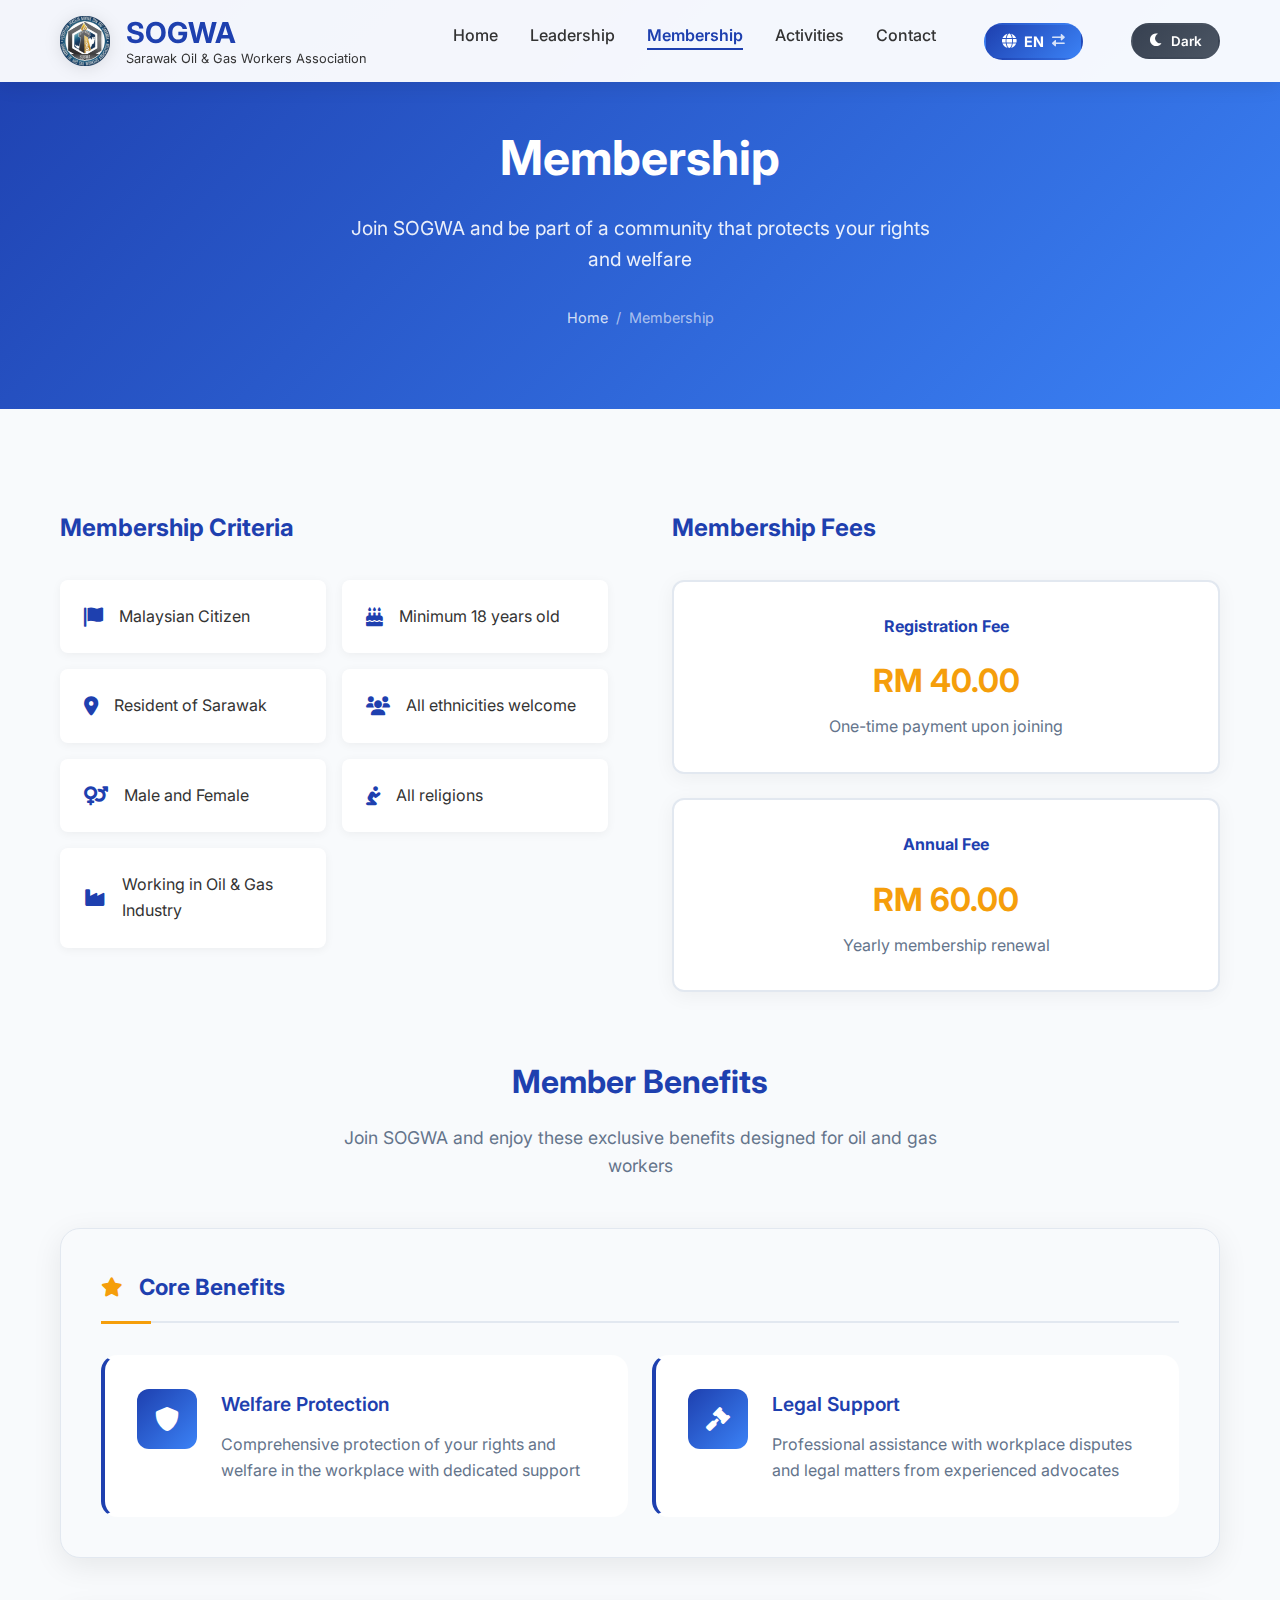
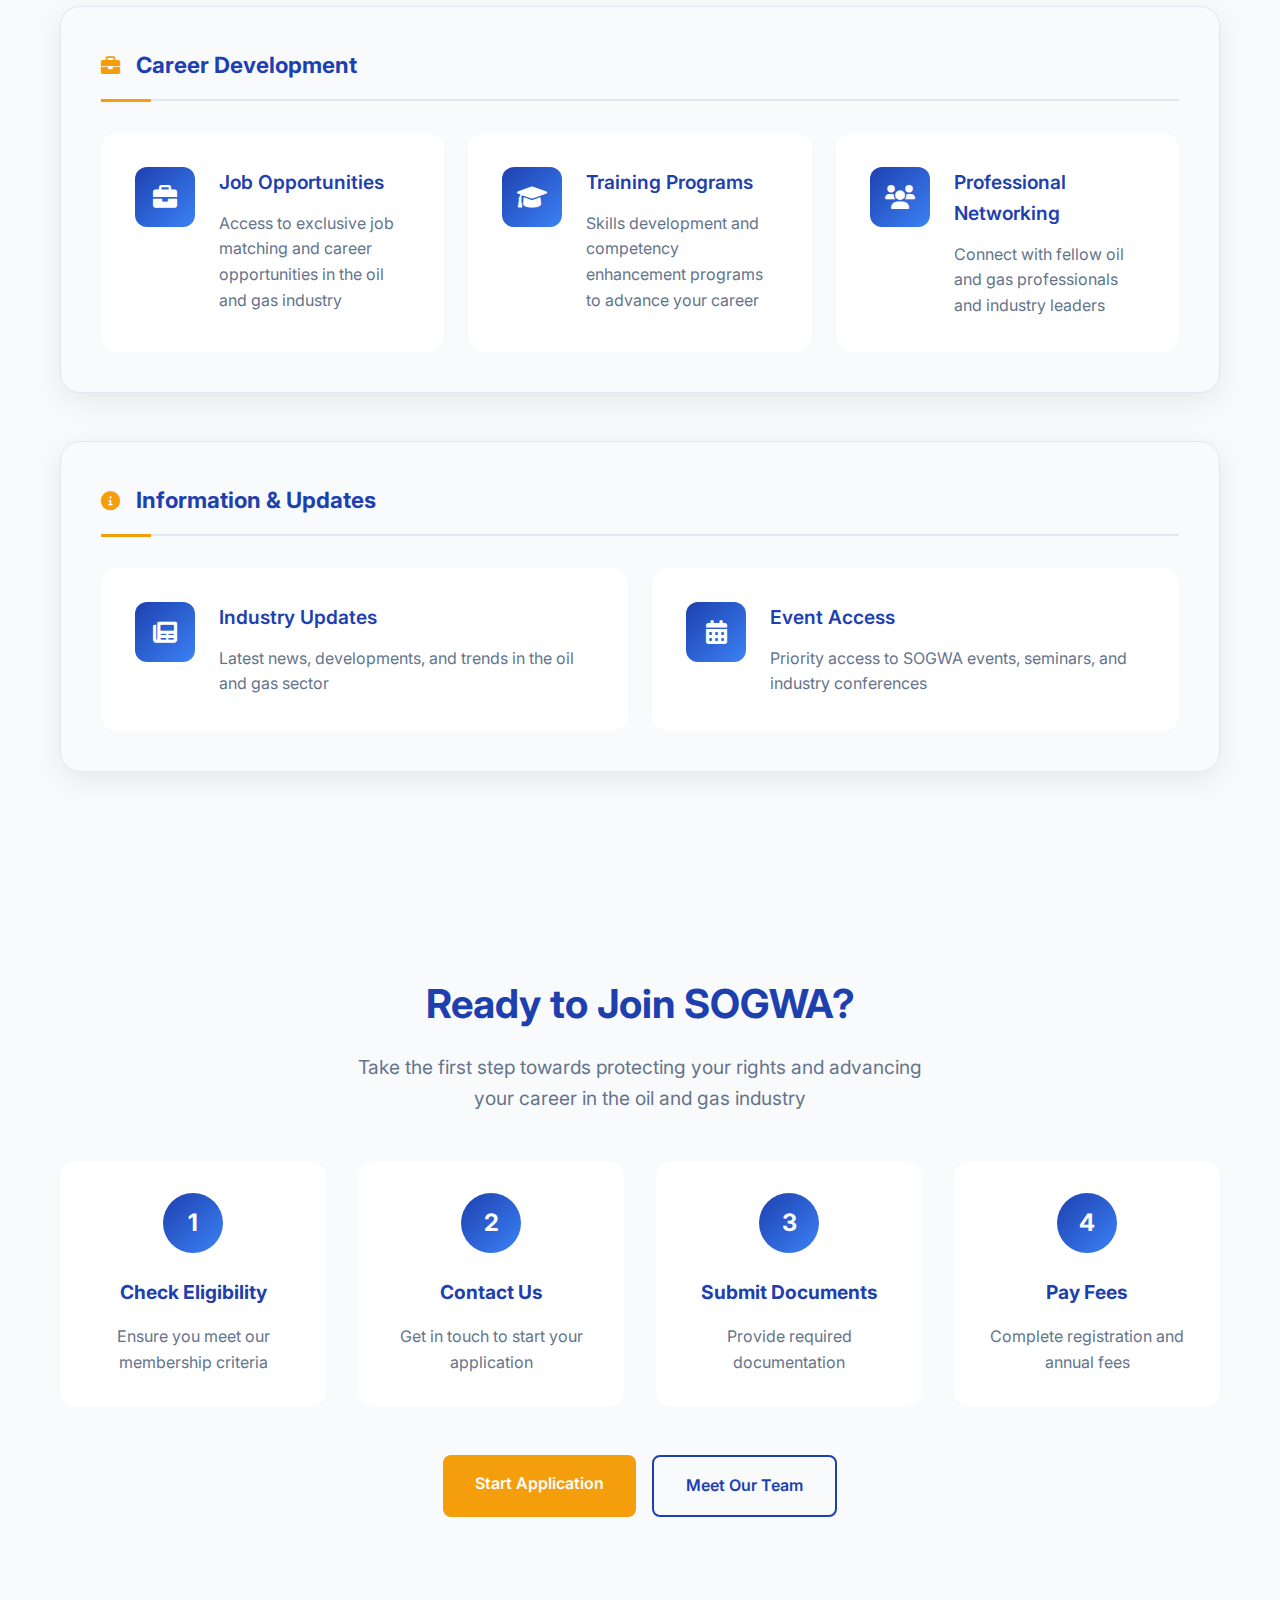
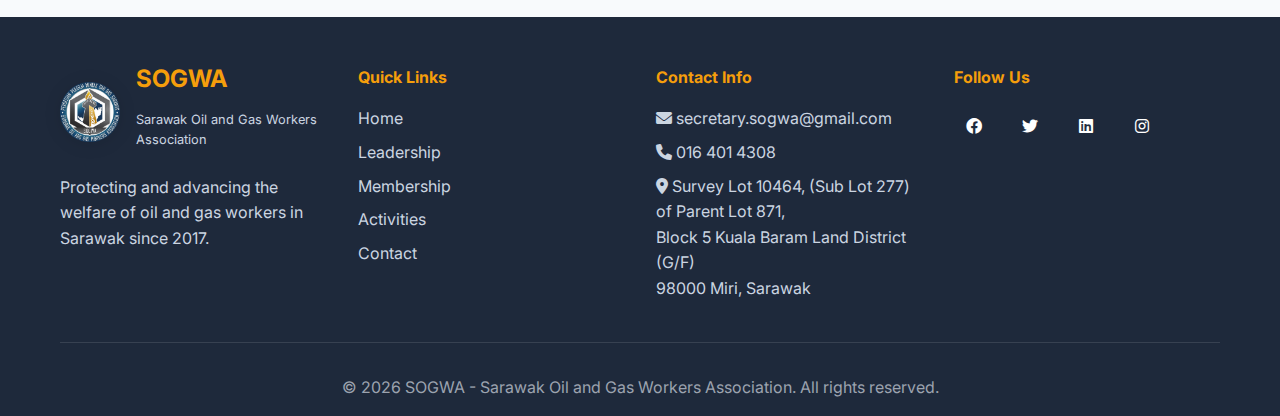
<file: membership.html>
<!DOCTYPE html>
<html lang="en" data-theme="light">
<head>
    <meta charset="UTF-8">
    <meta name="viewport" content="width=device-width, initial-scale=1.0">
    <title>Membership - SOGWA</title>
    <link rel="stylesheet" href="styles.css">
    <link href="https://cdnjs.cloudflare.com/ajax/libs/font-awesome/6.0.0/css/all.min.css" rel="stylesheet">
    <link href="https://fonts.googleapis.com/css2?family=Inter:wght@300;400;500;600;700&display=swap" rel="stylesheet">
</head>
<body>
    <!-- Navigation -->
    <nav class="navbar">
        <div class="nav-container">
            <div class="nav-logo">
                <img src="logo.png" alt="SOGWA Logo" class="logo-img">
                <div class="logo-text">
                    <h2>SOGWA</h2>
                    <span>Sarawak Oil & Gas Workers Association</span>
                </div>
            </div>
            <ul class="nav-menu">
                <li class="nav-item">
                    <a href="index.html" class="nav-link">Home</a>
                </li>
                <li class="nav-item">
                    <a href="leadership.html" class="nav-link">Leadership</a>
                </li>
                <li class="nav-item">
                    <a href="membership.html" class="nav-link active">Membership</a>
                </li>
                <li class="nav-item">
                    <a href="activities.html" class="nav-link">Activities</a>
                </li>
                <li class="nav-item">
                    <a href="contact.html" class="nav-link">Contact</a>
                </li>
                <li class="nav-item language-switcher">
                    <button class="nav-link language-toggle-btn" onclick="toggleLanguage()">
                        <i class="fas fa-globe"></i>
                        <span class="current-lang">EN</span>
                        <i class="fas fa-exchange-alt toggle-icon"></i>
                    </button>
                </li>
                <li class="nav-item">
                    <button class="nav-link dark-mode-toggle" onclick="toggleDarkMode()">
                        <i class="fas fa-moon"></i>
                        <span>Dark</span>
                    </button>
                </li>
            </ul>
            <div class="hamburger">
                <span class="bar"></span>
                <span class="bar"></span>
                <span class="bar"></span>
            </div>
        </div>
    </nav>

    <!-- Page Header -->
    <section class="page-header">
        <div class="container">
            <div class="page-header-content">
                <h1>Membership</h1>
                <p>Join SOGWA and be part of a community that protects your rights and welfare</p>
                <nav class="breadcrumb">
                    <a href="index.html">Home</a>
                    <span>/</span>
                    <span>Membership</span>
                </nav>
            </div>
        </div>
    </section>

    <!-- Membership Section -->
    <section id="membership" class="membership">
        <div class="container">
            <div class="membership-content">
                <div class="membership-criteria">
                    <h3>Membership Criteria</h3>
                    <div class="criteria-grid">
                        <div class="criteria-item">
                            <i class="fas fa-flag"></i>
                            <span>Malaysian Citizen</span>
                        </div>
                        <div class="criteria-item">
                            <i class="fas fa-birthday-cake"></i>
                            <span>Minimum 18 years old</span>
                        </div>
                        <div class="criteria-item">
                            <i class="fas fa-map-marker-alt"></i>
                            <span>Resident of Sarawak</span>
                        </div>
                        <div class="criteria-item">
                            <i class="fas fa-users"></i>
                            <span>All ethnicities welcome</span>
                        </div>
                        <div class="criteria-item">
                            <i class="fas fa-venus-mars"></i>
                            <span>Male and Female</span>
                        </div>
                        <div class="criteria-item">
                            <i class="fas fa-pray"></i>
                            <span>All religions</span>
                        </div>
                        <div class="criteria-item">
                            <i class="fas fa-industry"></i>
                            <span>Working in Oil & Gas Industry</span>
                        </div>
                    </div>
                </div>
                
                <div class="membership-fees">
                    <h3>Membership Fees</h3>
                    <div class="fees-grid">
                        <div class="fee-card">
                            <h4>Registration Fee</h4>
                            <div class="fee-amount">RM 40.00</div>
                            <p>One-time payment upon joining</p>
                        </div>
                        <div class="fee-card">
                            <h4>Annual Fee</h4>
                            <div class="fee-amount">RM 60.00</div>
                            <p>Yearly membership renewal</p>
                        </div>
                    </div>
                </div>
            </div>
            
            <div class="benefits">
                <div class="benefits-header">
                    <h3>Member Benefits</h3>
                    <p>Join SOGWA and enjoy these exclusive benefits designed for oil and gas workers</p>
                </div>
                
                <div class="benefits-categories">
                    <!-- Core Benefits -->
                    <div class="benefit-category">
                        <h4 class="category-title">
                            <i class="fas fa-star"></i>
                            Core Benefits
                        </h4>
                        <div class="benefits-grid core-benefits">
                            <div class="benefit-item primary-benefit">
                                <div class="benefit-icon">
                                    <i class="fas fa-shield-alt"></i>
                                </div>
                                <div class="benefit-content">
                                    <h4>Welfare Protection</h4>
                                    <p>Comprehensive protection of your rights and welfare in the workplace with dedicated support</p>
                                </div>
                            </div>
                            
                            <div class="benefit-item primary-benefit">
                                <div class="benefit-icon">
                                    <i class="fas fa-gavel"></i>
                                </div>
                                <div class="benefit-content">
                                    <h4>Legal Support</h4>
                                    <p>Professional assistance with workplace disputes and legal matters from experienced advocates</p>
                                </div>
                            </div>
                        </div>
                    </div>
                    
                    <!-- Career Benefits -->
                    <div class="benefit-category">
                        <h4 class="category-title">
                            <i class="fas fa-briefcase"></i>
                            Career Development
                        </h4>
                        <div class="benefits-grid career-benefits">
                            <div class="benefit-item">
                                <div class="benefit-icon">
                                    <i class="fas fa-briefcase"></i>
                                </div>
                                <div class="benefit-content">
                                    <h4>Job Opportunities</h4>
                                    <p>Access to exclusive job matching and career opportunities in the oil and gas industry</p>
                                </div>
                            </div>
                            
                            <div class="benefit-item">
                                <div class="benefit-icon">
                                    <i class="fas fa-graduation-cap"></i>
                                </div>
                                <div class="benefit-content">
                                    <h4>Training Programs</h4>
                                    <p>Skills development and competency enhancement programs to advance your career</p>
                                </div>
                            </div>
                            
                            <div class="benefit-item">
                                <div class="benefit-icon">
                                    <i class="fas fa-users"></i>
                                </div>
                                <div class="benefit-content">
                                    <h4>Professional Networking</h4>
                                    <p>Connect with fellow oil and gas professionals and industry leaders</p>
                                </div>
                            </div>
                        </div>
                    </div>
                    
                    <!-- Information Benefits -->
                    <div class="benefit-category">
                        <h4 class="category-title">
                            <i class="fas fa-info-circle"></i>
                            Information & Updates
                        </h4>
                        <div class="benefits-grid info-benefits">
                            <div class="benefit-item">
                                <div class="benefit-icon">
                                    <i class="fas fa-newspaper"></i>
                                </div>
                                <div class="benefit-content">
                                    <h4>Industry Updates</h4>
                                    <p>Latest news, developments, and trends in the oil and gas sector</p>
                                </div>
                            </div>
                            
                            <div class="benefit-item">
                                <div class="benefit-icon">
                                    <i class="fas fa-calendar-alt"></i>
                                </div>
                                <div class="benefit-content">
                                    <h4>Event Access</h4>
                                    <p>Priority access to SOGWA events, seminars, and industry conferences</p>
                                </div>
                            </div>
                        </div>
                    </div>
                </div>
            </div>
        </div>
    </section>

    <!-- Application Section -->
    <section class="application-section">
        <div class="container">
            <div class="application-content">
                <h2>Ready to Join SOGWA?</h2>
                <p>Take the first step towards protecting your rights and advancing your career in the oil and gas industry</p>
                <div class="application-steps">
                    <div class="step">
                        <div class="step-number">1</div>
                        <h4>Check Eligibility</h4>
                        <p>Ensure you meet our membership criteria</p>
                    </div>
                    <div class="step">
                        <div class="step-number">2</div>
                        <h4>Contact Us</h4>
                        <p>Get in touch to start your application</p>
                    </div>
                    <div class="step">
                        <div class="step-number">3</div>
                        <h4>Submit Documents</h4>
                        <p>Provide required documentation</p>
                    </div>
                    <div class="step">
                        <div class="step-number">4</div>
                        <h4>Pay Fees</h4>
                        <p>Complete registration and annual fees</p>
                    </div>
                </div>
                <div class="application-buttons">
                    <a href="contact.html" class="btn btn-primary">Start Application</a>
                    <a href="leadership.html" class="btn btn-secondary">Meet Our Team</a>
                </div>
            </div>
        </div>
    </section>

    <!-- Footer -->
    <footer class="footer">
        <div class="container">
            <div class="footer-content">
                <div class="footer-section">
                    <div class="footer-logo">
                        <img src="logo.png" alt="SOGWA Logo" class="footer-logo-img">
                        <div class="footer-logo-text">
                            <h3>SOGWA</h3>
                            <p>Sarawak Oil and Gas Workers Association</p>
                        </div>
                    </div>
                    <p>Protecting and advancing the welfare of oil and gas workers in Sarawak since 2017.</p>
                </div>
                
                <div class="footer-section">
                    <h4>Quick Links</h4>
                    <ul>
                        <li><a href="index.html">Home</a></li>
                        <li><a href="leadership.html">Leadership</a></li>
                        <li><a href="membership.html">Membership</a></li>
                        <li><a href="activities.html">Activities</a></li>
                        <li><a href="contact.html">Contact</a></li>
                    </ul>
                </div>
                
                <div class="footer-section">
                    <h4>Contact Info</h4>
                    <p><i class="fas fa-envelope"></i> <a href="mailto:secretary.sogwa@gmail.com">secretary.sogwa@gmail.com</a></p>
                    <p><i class="fas fa-phone"></i> <a href="tel:+60164014308">016 401 4308</a></p>
                    <p><i class="fas fa-map-marker-alt"></i> Survey Lot 10464, (Sub Lot 277) of Parent Lot 871,<br>
                        Block 5 Kuala Baram Land District (G/F)<br>
                        98000 Miri, Sarawak</p> 
                </div>
                
                <div class="footer-section">
                    <h4>Follow Us</h4>
                    <div class="social-links">
                        <a href="#"><i class="fab fa-facebook"></i></a>
                        <a href="#"><i class="fab fa-twitter"></i></a>
                        <a href="#"><i class="fab fa-linkedin"></i></a>
                        <a href="#"><i class="fab fa-instagram"></i></a>
                    </div>
                </div>
            </div>
            
            <div class="footer-bottom">
                <p>&copy; <span id="current-year">2024</span> SOGWA - Sarawak Oil and Gas Workers Association. All rights reserved.</p>
            </div>
        </div>
    </footer>

    <script src="script.js"></script>
</body>
</html>
</file>
<file: styles.css>
/* Reset and Base Styles */
* {
    margin: 0;
    padding: 0;
    box-sizing: border-box;
}

:root {
    --bg-color: #ffffff;
    --text-color: #333;
    --darkBlue-text: #1e40af;
    --navbar-bg: rgba(255, 255, 255, 0.95);
    --navbar-shadow: 0 2px 20px rgba(0, 0, 0, 0.1);
    --section-bg: #f8fafc;
    --card-bg: #ffffff;
    --bar-bg:#ffffff;
    --border-color: #e2e8f0;
    --footer-bg: #1e293b;
    --footer-text: #cbd5e1;
}

[data-theme="dark"] {
    --bg-color: #111827;
    --text-color: #f9fafb;
    --darkBlue-text: #3b82f6;
    --navbar-bg: rgba(17, 24, 39, 0.98);
    --navbar-shadow: 0 2px 20px rgba(0, 0, 0, 0.4);
    --section-bg: #1f2937;
    --card-bg: #374151;
    --bar-bg:#000000;
    --border-color: #4b5563;
    --footer-bg: #111827;
    --footer-text: #d1d5db;
}

body {
    font-family: 'Inter', sans-serif;
    line-height: 1.6;
    color: var(--text-color);
    background-color: var(--bg-color);
    overflow-x: hidden;
    transition: background-color 0.3s ease, color 0.3s ease;
}

.container {
    max-width: 1200px;
    margin: 0 auto;
    padding: 0 20px;
}

/* Navigation */
.navbar {
    position: fixed;
    top: 0;
    width: 100%;
    background: var(--navbar-bg);
    backdrop-filter:none;
    z-index: 1000;
    padding: 1rem 0;
    box-shadow: var(--navbar-shadow);
    transition: all 0.3s ease;
}

.nav-container {
    max-width: 1200px;
    margin: 0 auto;
    padding: 0 20px;
    display: flex;
    justify-content: space-between;
    align-items: center;
}

.nav-logo {
    display: flex;
    align-items: center;
    gap: 1rem;
}

.logo-img {
    height: 50px;
    width: auto;
    object-fit: contain;
    filter: drop-shadow(0 2px 8px rgba(0, 0, 0, 0.1));
    transition: transform 0.3s ease;
}

.logo-img:hover {
    transform: scale(1.1);
}

.logo-text h2 {
    color: var(--darkBlue-text);
    font-size: 1.8rem;
    font-weight: 700;
    margin-bottom: 0.1rem;
    line-height: 1.2;
}

.logo-text span {
    color: var(--text-color);
    font-size: 0.8rem;
    font-weight: 400;
    line-height: 1.1;
    display: block;
}

.nav-menu {
    display: flex;
    list-style: none;
    gap: 2rem;
}

.nav-link {
    text-decoration: none;
    color: var(--text-color);
    font-weight: 500;
    transition: color 0.3s ease;
    position: relative;
}

.nav-link:hover {
    color: #1e40af;
}

.nav-link::after {
    content: '';
    position: absolute;
    bottom: -5px;
    left: 0;
    width: 0;
    height: 2px;
    background: #1e40af;
    transition: width 0.3s ease;
}

.nav-link:hover::after {
    width: 100%;
}

/* Language Switcher */
.language-switcher {
    margin-left: 1rem;
    position: relative;
}

.language-toggle-btn {
    background: linear-gradient(135deg, #1e40af 0%, #3b82f6 100%);
    color: white !important;
    padding: 0.5rem 1rem;
    border-radius: 20px;
    display: flex;
    align-items: center;
    gap: 0.5rem;
    font-weight: 600;
    transition: all 0.3s ease;
    border: 2px solid transparent;
    cursor: pointer;
    font-family: inherit;
    position: relative;
    overflow: hidden;
}

.language-toggle-btn:hover {
    background: linear-gradient(135deg, #1d4ed8 0%, #2563eb 100%);
    transform: translateY(-2px);
    box-shadow: 0 5px 15px rgba(30, 64, 175, 0.3);
    border-color: #f59e0b;
}

.language-toggle-btn:active {
    transform: translateY(0) scale(0.95);
}

.language-toggle-btn::after {
    display: none;
}

.language-toggle-btn i {
    font-size: 0.9rem;
}

.language-toggle-btn .current-lang {
    font-size: 0.9rem;
    font-weight: 700;
    min-width: 20px;
    text-align: center;
}

.toggle-icon {
    font-size: 0.8rem !important;
    opacity: 0.8;
    transition: transform 0.3s ease;
}

.language-toggle-btn:hover .toggle-icon {
    transform: rotate(180deg);
}

/* Toggle animation */
.language-toggle-btn.toggling {
    animation: togglePulse 0.6s ease-in-out;
}

@keyframes togglePulse {
    0% { transform: scale(1); }
    50% { transform: scale(1.1); }
    100% { transform: scale(1); }
}

/* Dark Mode Toggle */
.dark-mode-toggle {
    background: linear-gradient(135deg, #374151 0%, #4b5563 100%);
    color: white !important;
    padding: 0.5rem 1rem;
    border-radius: 20px;
    display: flex;
    align-items: center;
    gap: 0.5rem;
    font-weight: 600;
    transition: all 0.3s ease;
    border: 2px solid transparent;
    cursor: pointer;
    font-family: inherit;
    position: relative;
    overflow: hidden;
    margin-left: 1rem;
}

.dark-mode-toggle:hover {
    background: linear-gradient(135deg, #1f2937 0%, #374151 100%);
    transform: translateY(-2px);
    box-shadow: 0 5px 15px rgba(55, 65, 81, 0.3);
    border-color: #f59e0b;
}

.dark-mode-toggle:active {
    transform: translateY(0) scale(0.95);
}

.dark-mode-toggle::after {
    display: none;
}

.dark-mode-toggle i {
    font-size: 0.9rem;
    transition: transform 0.3s ease;
}

.dark-mode-toggle:hover i {
    transform: rotate(180deg);
}

/* Dark mode specific styles */
[data-theme="dark"] .dark-mode-toggle {
    background: linear-gradient(135deg, #f59e0b 0%, #d97706 100%);
}

[data-theme="dark"] .dark-mode-toggle:hover {
    background: linear-gradient(135deg, #d97706 0%, #b45309 100%);
    box-shadow: 0 5px 15px rgba(245, 158, 11, 0.3);
}

/* Dark mode text improvements */
[data-theme="dark"] .section-header p,
[data-theme="dark"] .about-content p,
[data-theme="dark"] .objective-card p,
[data-theme="dark"] .quick-link-card p,
[data-theme="dark"] .timeline-content p,
[data-theme="dark"] .contact-item p,
[data-theme="dark"] .faq-item p {
    color: #e5e7eb;
}

[data-theme="dark"] .section-header h2,
[data-theme="dark"] .about-content h3,
[data-theme="dark"] .objective-card h4,
[data-theme="dark"] .quick-link-card h3,
[data-theme="dark"] .timeline-content h4,
[data-theme="dark"] .contact-item h4,
[data-theme="dark"] .faq-item h4 {
    color: var(--darkBlue-text);
}

[data-theme="dark"] .vision h3,
[data-theme="dark"] .mission h3 {
    color: #60a5fa;
}

[data-theme="dark"] .mission li {
    color: #d1d5db;
}

[data-theme="dark"] .objective-card h4 {
    color: #60a5fa;
}

[data-theme="dark"] .quick-link-card h3 {
    color: #60a5fa;
}

[data-theme="dark"] .timeline-content h4 {
    color: #60a5fa;
}

[data-theme="dark"] .contact-item h4 {
    color: #60a5fa;
}

[data-theme="dark"] .faq-item h4 {
    color: #60a5fa;
}

[data-theme="dark"] .hero-subtitle {
    color: #e5e7eb;
}

[data-theme="dark"] .page-header-content p {
    color: #e5e7eb;
}

[data-theme="dark"] .cta-content p {
    color: #e5e7eb;
}

[data-theme="dark"] .application-content p {
    color: #d1d5db;
}

[data-theme="dark"] .step p {
    color: #d1d5db;
}

[data-theme="dark"] .event-content p {
    color: #d1d5db;
}

[data-theme="dark"] .event-details span {
    color: #9ca3af;
}

[data-theme="dark"] .hours-card p {
    color: #d1d5db;
}

[data-theme="dark"] .benefit-content p {
    color: #d1d5db;
}

[data-theme="dark"] .benefit-content h4 {
    color: #f3f4f6;
}

[data-theme="dark"] .leader-info h3 {
    color: #60a5fa;
}

[data-theme="dark"] .position {
    color: #d1d5db;
}

[data-theme="dark"] .category-title {
    color: #60a5fa;
}

[data-theme="dark"] .breadcrumb a {
    color: rgba(255, 255, 255, 0.8);
}

[data-theme="dark"] .breadcrumb span {
    color: rgba(255, 255, 255, 0.6);
}

/* Dark mode form elements */
[data-theme="dark"] .form-group input,
[data-theme="dark"] .form-group select,
[data-theme="dark"] .form-group textarea {
    background-color: #374151;
    border-color: #4b5563;
    color: #f9fafb;
}

[data-theme="dark"] .form-group input:focus,
[data-theme="dark"] .form-group select:focus,
[data-theme="dark"] .form-group textarea:focus {
    border-color: #60a5fa;
    background-color: #4b5563;
}

[data-theme="dark"] .form-group input::placeholder,
[data-theme="dark"] .form-group textarea::placeholder {
    color: #9ca3af;
}

/* Dark mode navigation improvements */
[data-theme="dark"] .nav-link {
    color: #f3f4f6;
}

[data-theme="dark"] .nav-link:hover {
    color: #60a5fa;
    background-color: rgba(96, 165, 250, 0.1);
    border-radius: 4px;
    padding: 0.25rem 0.5rem;
}

[data-theme="dark"] .nav-link.active {
    color: #60a5fa;
}

/* Dark mode bar color for hamburger */
[data-theme="dark"] .bar {
    background: #f3f4f6;
}

/* Dark mode mobile menu */
[data-theme="dark"] .nav-menu {
    background-color: var(--navbar-bg);
}

/* Dark mode footer links */
[data-theme="dark"] .footer-section p a {
    color: #d1d5db;
}

[data-theme="dark"] .footer-section p a:hover {
    color: #fbbf24;
    text-decoration: underline;
}

/* Dark mode social links */
[data-theme="dark"] .social-links a {
    background: #4b5563;
}

[data-theme="dark"] .social-links a:hover {
    background: #fbbf24;
    color: #1f2937;
}

/* Dark mode back to top button */
[data-theme="dark"] .back-to-top {
    background: #374151;
    color: #f9fafb;
}

[data-theme="dark"] .back-to-top:hover {
    background: #4b5563;
}

/* Dark mode secondary buttons */
[data-theme="dark"] .application-section .btn-secondary,
[data-theme="dark"] .quick-links .btn-secondary,
[data-theme="dark"] section:not(.hero):not(.page-header):not(.cta-section) .btn-secondary {
    background: transparent;
    color: #60a5fa;
    border: 2px solid #60a5fa;
}

[data-theme="dark"] .btn-secondary:hover {
    background: #60a5fa;
    color: #1f2937;
    border-color: #60a5fa;
}

/* Dark mode contact card */
[data-theme="dark"] .contact-card-text h3 {
    color: #60a5fa;
}

[data-theme="dark"] .contact-card-text p {
    color: #d1d5db;
}

.hamburger {
    display: none;
    flex-direction: column;
    cursor: pointer;
}

.bar {
    width: 25px;
    height: 3px;
    background:var(--navbar-bg);
    margin: 3px 0;
    transition: 0.3s;
}

/* Hero Section */
.hero {
    background: linear-gradient(135deg, #1e40af 0%, #3b82f6 100%);
    color: white;
    padding: 120px 0 80px;
    min-height: 100vh;
    display: flex;
    align-items: center;
}

.hero-container {
    max-width: 1200px;
    margin: 0 auto;
    padding: 0 20px;
    display: grid;
    grid-template-columns: 1fr 1fr;
    gap: 4rem;
    align-items: center;
}

.hero-content h1 {
    font-size: 3.5rem;
    font-weight: 700;
    margin-bottom: 1.5rem;
    line-height: 1.2;
}

.hero-subtitle {
    font-size: 1.3rem;
    margin-bottom: 2.5rem;
    opacity: 0.9;
    line-height: 1.6;
}

.hero-buttons {
    display: flex;
    gap: 1rem;
}

.btn {
    padding: 1rem 2rem;
    border-radius: 8px;
    text-decoration: none;
    font-weight: 600;
    transition: all 0.3s ease;
    display: inline-block;
    text-align: center;
    border: none;
    cursor: pointer;
    font-size: 1rem;
}

.btn-primary {
    background: #f59e0b;
    color: white;
}

.btn-primary:hover {
    background: #d97706;
    transform: translateY(-2px);
    box-shadow: 0 10px 25px rgba(245, 158, 11, 0.3);
}

.btn-secondary {
    background: transparent;
    color: white;
    border: 2px solid white;
}

/* Secondary button on light backgrounds */
.application-section .btn-secondary,
.quick-links .btn-secondary,
section:not(.hero):not(.page-header):not(.cta-section) .btn-secondary {
    background: transparent;
    color: #1e40af;
    border: 2px solid #1e40af;
}

.btn-secondary:hover {
    background: #1e40af;
    color: white;
    border-color: #1e40af;
    transform: translateY(-2px);
    box-shadow: 0 10px 25px rgba(30, 64, 175, 0.3);
}

/* Hero and CTA sections keep white buttons */
.hero .btn-secondary:hover,
.page-header .btn-secondary:hover,
.cta-section .btn-secondary:hover {
    background: #f8fafc;
    color: #1e40af;
    border-color: #f8fafc;
}

.hero-image {
    display: flex;
    flex-direction: column;
    justify-content: center;
    align-items: center;
    gap: 2rem;
}

.hero-logo {
    display: flex;
    justify-content: center;
    align-items: center;
}

.hero-logo-img {
    height: 200px;
    width: auto;
    object-fit: contain;
    filter: drop-shadow(0 10px 20px rgba(0, 0, 0, 0.2));
    transition: transform 0.3s ease;
}

.hero-logo-img:hover {
    transform: scale(1.05);
}

.hero-card {
    background: rgba(255, 255, 255, 0.1);
    backdrop-filter: blur(10px);
    border: 1px solid rgba(255, 255, 255, 0.2);
    border-radius: 20px;
    padding: 3rem;
    text-align: center;
    box-shadow: 0 20px 40px rgba(0, 0, 0, 0.1);
}

.hero-card i {
    font-size: 4rem;
    margin-bottom: 1.5rem;
    color: #f59e0b;
}

.hero-card h3 {
    font-size: 1.5rem;
    margin-bottom: 0.5rem;
}

.hero-card p {
    opacity: 0.8;
}

/* Section Headers */
.section-header {
    text-align: center;
    margin-bottom: 4rem;
}

.section-header h2 {
    font-size: 2.5rem;
    font-weight: 700;
    color: var(--darkBlue-text);
    margin-bottom: 1rem;
}

.section-header p {
    font-size: 1.2rem;
    color: #64748b;
    max-width: 600px;
    margin: 0 auto;
}

/* About Section */
.about {
    padding: 100px 0;
    background: var(--section-bg);
}

.about-grid {
    display: grid;
    grid-template-columns: 1fr 1fr;
    gap: 4rem;
    margin-bottom: 4rem;
}

.about-content h3 {
    font-size: 1.8rem;
    color: var(--darkBlue-text);
    margin-bottom: 1.5rem;
}

.about-content p {
    margin-bottom: 1.5rem;
    color: #64748b;
    line-height: 1.8;
}

.vision-mission {
    display: flex;
    flex-direction: column;
    gap: 2rem;
}

.vision, .mission {
    background: var(--card-bg);
    padding: 2rem;
    border-radius: 12px;
    box-shadow: 0 4px 20px rgba(0, 0, 0, 0.05);
    transition: background-color 0.3s ease;
}

.vision h3, .mission h3 {
    color: #1e40af;
    margin-bottom: 1rem;
    display: flex;
    align-items: center;
    gap: 0.5rem;
}

.vision h3 i, .mission h3 i {
    color: #f59e0b;
}

.mission ul {
    list-style: none;
    padding-left: 0;
}

.mission li {
    margin-bottom: 0.8rem;
    padding-left: 1.5rem;
    position: relative;
    color: #64748b;
}

.mission li::before {
    content: '✓';
    position: absolute;
    left: 0;
    color: #10b981;
    font-weight: bold;
}

.objectives {
    margin-top: 4rem;
}

.objectives h3 {
    font-size: 1.8rem;
    color: var(--darkBlue-text);
    margin-bottom: 2rem;
    text-align: center;
}

.objectives-grid {
    display: grid;
    grid-template-columns: repeat(4, 1fr);
    gap: 2rem;
}

.objective-card {
    background: var(--card-bg);
    padding: 2rem;
    border-radius: 12px;
    text-align: center;
    box-shadow: 0 4px 20px rgba(0, 0, 0, 0.05);
    transition: transform 0.3s ease, box-shadow 0.3s ease, background-color 0.3s ease;
}

.objective-card:hover {
    transform: translateY(-5px);
    box-shadow: 0 10px 30px rgba(0, 0, 0, 0.1);
}

.objective-card i {
    font-size: 2.5rem;
    color: var(--darkBlue-text);
    margin-bottom: 1rem;
}

.objective-card h4 {
    color: #1e40af;
    margin-bottom: 1rem;
    font-size: 1.2rem;
}

.objective-card p {
    color: #64748b;
    line-height: 1.6;
}

/* Main Advocacy Card */
.main-advocacy {
    background: linear-gradient(135deg, #1e40af 0%, #3b82f6 100%);
    color: white;
    position: relative;
    overflow: hidden;
    transform: scale(1.05);
    z-index: 2;
}

.main-advocacy::before {
    content: '';
    position: absolute;
    top: -50%;
    right: -50%;
    width: 100%;
    height: 100%;
    background: radial-gradient(circle, rgba(245, 158, 11, 0.1) 0%, transparent 70%);
    animation: float 6s ease-in-out infinite;
}

.main-advocacy .objective-card i {
    color: #f59e0b;
    font-size: 3rem;
}

.main-advocacy h4 {
    color: white;
    font-size: 1.4rem;
    margin-bottom: 1rem;
}

.main-advocacy p {
    color: rgba(255, 255, 255, 0.9);
    line-height: 1.7;
    font-size: 1.05rem;
}

.advocacy-badge {
    display: inline-block;
    background: #f59e0b;
    color: white;
    padding: 0.5rem 1rem;
    border-radius: 25px;
    font-size: 0.8rem;
    font-weight: 600;
    text-transform: uppercase;
    letter-spacing: 0.5px;
    margin-top: 1rem;
    box-shadow: 0 4px 15px rgba(245, 158, 11, 0.3);
}

.main-advocacy:hover {
    transform: scale(1.08);
    box-shadow: 0 15px 40px rgba(30, 64, 175, 0.4);
}

/* Leadership Section */
.leadership {
    padding: 100px 0;
    background: var(--section-bg);
}

.leadership-category {
    margin-bottom: 4rem;
}

.category-title {
    display: flex;
    align-items: center;
    gap: 1rem;
    font-size: 1.8rem;
    color: var(--darkBlue-text);
    margin-bottom: 2rem;
    padding-bottom: 1rem;
    border-bottom: 3px solid var(--darkBlue-text);
    position: relative;
}

.category-title::after {
    content: '';
    position: absolute;
    bottom: -3px;
    left: 0;
    width: 50px;
    height: 3px;
    background: #f59e0b;
}

.category-title i {
    color: #f59e0b;
    font-size: 1.5rem;
}

.leadership-grid {
    display: grid;
    gap: 2rem;
}

/* Executive Grid */
.executive-grid {
    display: flex;
    flex-wrap: wrap;
    justify-content: center;
    align-items: stretch;
    gap: 2rem;
}


/* Management Grid */
.management-grid {
    grid-template-columns: 1fr 1fr;
    max-width: 800px;
    margin: 0 auto;
}

/* Committee Grid */
.committee-grid {
    grid-template-columns: repeat(auto-fit, minmax(280px, 1fr));
        display: flex;
        flex-wrap: wrap;
        justify-content: center; /* centers single or odd number of cards */
        gap: 2rem;
    
}

.leader-card {
    background: var(--card-bg);
    padding: 2rem;
    border-radius: 20px;
    display: flex;                /* new */
    flex-direction: column;       /* stack image + text */
    align-items: center;          /* center horizontally */
    justify-content: flex-start;  /* top alignment */
    text-align: center;
    transition: all 0.4s ease;
    border: 2px solid transparent;
    position: relative;
    overflow: hidden;
    box-shadow: 0 4px 20px rgba(0, 0, 0, 0.08);
}


.leader-card::before {
    content: '';
    position: absolute;
    top: 0;
    left: 0;
    right: 0;
    height: 4px;
    background: linear-gradient(90deg, #1e40af, #3b82f6, #f59e0b);
    transform: scaleX(0);
    transition: transform 0.3s ease;
}

.leader-card:hover::before {
    transform: scaleX(1);
}

.leader-card:hover {
    transform: translateY(-10px);
    box-shadow: 0 20px 40px rgba(0, 0, 0, 0.15);
    border-color: #1e40af;
}

/* Main Leader (Chairman) */
.main-leader {
    background: linear-gradient(135deg, #1e40af 0%, #3b82f6 100%);
    color: white;
    position: relative;
    overflow: hidden;
}

.main-leader::after {
    content: '';
    position: absolute;
    top: -50%;
    right: -50%;
    width: 100%;
    height: 100%;
    background: radial-gradient(circle, rgba(245, 158, 11, 0.1) 0%, transparent 70%);
    animation: float 6s ease-in-out infinite;
}

@keyframes float {
    0%, 100% { transform: translate(0, 0) rotate(0deg); }
    50% { transform: translate(-20px, -20px) rotate(180deg); }
}

.main-leader .leader-avatar {
    background: rgba(255, 255, 255, 0.2);
    border: 3px solid rgba(255, 255, 255, 0.3);
}

.main-leader .leader-avatar i {
    color: #f59e0b;
}

.main-leader .leader-info h3 {
    color: white;
    font-size: 1.4rem;
}

.main-leader .leader-info .position {
    color: rgba(255, 255, 255, 0.9);
    font-size: 1.1rem;
}

.main-leader .leader-badge {
    background: #f59e0b;
    color: white;
}

/* Executive Cards */
.executive-card {
    border-left: 4px solid #1e40af;
}

.executive-card .leader-avatar {
    background: linear-gradient(135deg, #1e40af, #3b82f6);
    color: white;
}

.executive-card .leader-badge {
    background: #1e40af;
    color: white;
}

/* Management Cards */
.management-card {
    border-left: 4px solid #10b981;
}

.management-card .leader-avatar {
    background: linear-gradient(135deg, #10b981, #059669);
    color: white;
}

.management-card .leader-badge {
    background: #10b981;
    color: white;
}

/* Committee Cards */
.committee-card {
    border-left: 4px solid #8b5cf6;
}

.committee-card .leader-avatar {
    background: linear-gradient(135deg, #8b5cf6, #7c3aed);
    color: white;
}

.committee-card .leader-badge {
    background: #8b5cf6;
    color: white;
}

.leader-avatar {
    display: flex;
    justify-content: center;   /* centers horizontally */
    align-items: center;       /* centers vertically */
    margin: 0 auto 1.5rem;     /* keeps spacing below */
    background: none !important;
    border: none !important;
    box-shadow: none !important;
    width: 100%;
    height: auto;
}


.leader-avatar img {
    width: 150px;
    height: auto;
    display: block;
    border: none;
    border-radius: 0;
    box-shadow: none;
    background: none;
    object-fit: contain;
    margin-bottom: 1rem;   /* new */
}
.leader-info {
    display: flex;
    flex-direction: column;
    align-items: center;  /* center text */
    justify-content: center;
    text-align: center;
    gap: 0.3rem;          /* space between name, position, badge */
}




.leader-card:hover .leader-avatar {
    transform: scale(1.03);
}



.leader-card:hover .leader-avatar {
    transform: scale(1.1);
    border-color: #1e40af;
}

/* Leader Info */
.leader-info h3 {
    color: #1e40af;
    margin-bottom: 0.5rem;
    font-size: 1.2rem;
    font-weight: 600;
}

.position {
    color: #64748b;
    font-weight: 500;
    margin-bottom: 1rem;
    font-size: 0.95rem;
}

/* Leader Badge */
.leader-badge {
    display: inline-block;
    padding: 0.3rem 0.8rem;
    border-radius: 20px;
    font-size: 0.8rem;
    font-weight: 600;
    text-transform: uppercase;
    letter-spacing: 0.5px;
    background:var(--section-bg);
    color: #64748b;
}

/* Membership Section */
.membership {
    padding: 100px 0;
    background:var(--section-bg);
}

.membership-content {
    display: grid;
    grid-template-columns: 1fr 1fr;
    gap: 4rem;
    margin-bottom: 4rem;
}

.membership-criteria h3, .membership-fees h3 {
    color: var(--darkBlue-text);
    margin-bottom: 2rem;
    font-size: 1.5rem;
}

.criteria-grid {
    display: grid;
    grid-template-columns: repeat(auto-fit, minmax(200px, 1fr));
    gap: 1rem;
}

.criteria-item {
    background:var(--card-bg);
    padding: 1.5rem;
    border-radius: 8px;
    display: flex;
    align-items: center;
    gap: 1rem;
    box-shadow: 0 2px 10px rgba(0, 0, 0, 0.05);
    transition: transform 0.3s ease;
}

.criteria-item:hover {
    transform: translateY(-2px);
}

.criteria-item i {
    color: var(--darkBlue-text);
    font-size: 1.2rem;
}

.fees-grid {
    display: grid;
    gap: 1.5rem;
}

.fee-card {
    background:var(--card-bg);
    padding: 2rem;
    border-radius: 12px;
    text-align: center;
    box-shadow: 0 4px 20px rgba(0, 0, 0, 0.05);
    border: 2px solid #e2e8f0;
    transition: border-color 0.3s ease;
}

.fee-card:hover {
    border-color: #1e40af;
}

.fee-card h4 {
    color: var(--darkBlue-text);
    margin-bottom: 1rem;
}

.fee-amount {
    font-size: 2rem;
    font-weight: 700;
    color: #f59e0b;
    margin-bottom: 0.5rem;
}

.fee-card p {
    color: #64748b;
}

.benefits {
    margin-top: 4rem;
}

.benefits-header {
    text-align: center;
    margin-bottom: 3rem;
}

.benefits-header h3 {
    color: var(--darkBlue-text);
    margin-bottom: 1rem;
    font-size: 2rem;
}

.benefits-header p {
    color: #64748b;
    font-size: 1.1rem;
    max-width: 600px;
    margin: 0 auto;
}

.benefits-categories {
    display: flex;
    flex-direction: column;
    gap: 3rem;
}

.benefit-category {
    background:var(--section-bg);
    border-radius: 20px;
    padding: 2.5rem;
    box-shadow: 0 8px 30px rgba(0, 0, 0, 0.08);
    border: 1px solid #e2e8f0;
}

.benefit-category .category-title {
    display: flex;
    align-items: center;
    gap: 1rem;
    font-size: 1.4rem;
    color: var(--darkBlue-text);
    margin-bottom: 2rem;
    padding-bottom: 1rem;
    border-bottom: 2px solid #e2e8f0;
}

.benefit-category .category-title i {
    color: #f59e0b;
    font-size: 1.2rem;
}

.benefits-grid {
    display: grid;
    gap: 1.5rem;
}

/* Core Benefits - 2 columns */
.core-benefits {
    grid-template-columns: repeat(2, 1fr);
}

/* Career Benefits - 3 columns */
.career-benefits {
    grid-template-columns: repeat(3, 1fr);
}

/* Info Benefits - 2 columns */
.info-benefits {
    grid-template-columns: repeat(2, 1fr);
}

.benefit-item {
    background:var(--card-bg);
    padding: 2rem;
    border-radius: 16px;
    display: flex;
    align-items: flex-start;
    gap: 1.5rem;
    transition: all 0.3s ease;
    border: 2px solid transparent;
    position: relative;
    overflow: hidden;
}

.benefit-item::before {
    content: '';
    position: absolute;
    top: 0;
    left: 0;
    width: 4px;
    height: 100%;
    background: linear-gradient(180deg, #1e40af, #3b82f6);
    transform: scaleY(0);
    transition: transform 0.3s ease;
}

.benefit-item:hover::before {
    transform: scaleY(1);
}

.benefit-item:hover {
    transform: translateY(-3px);
    box-shadow: 0 10px 25px rgba(0, 0, 0, 0.1);
    border-color: #1e40af;
    background: linear-gradient(135deg, #1e40af 0%, #3b82f6 100%);
    color: white;
}

.benefit-item:hover .benefit-content h4 {
    color: white;
}

.benefit-item:hover .benefit-content p {
    color: rgba(255, 255, 255, 0.9);
}

.benefit-item:hover .benefit-icon {
    background: rgba(255, 255, 255, 0.2);
    color: #f59e0b;
}

/* Primary Benefits (Core) */
.primary-benefit {
    background: linear-gradient(135deg, var(--card-bg) 0%, var(--card-bg) 100%);
    border-left: 4px solid #1e40af;
}

.primary-benefit:hover {
    background: linear-gradient(135deg, #1e40af 0%, #3b82f6 100%);
    color: white;
}

.primary-benefit:hover .benefit-content h4 {
    color: white;
}

.primary-benefit:hover .benefit-content p {
    color: rgba(255, 255, 255, 0.9);
}

.primary-benefit:hover .benefit-icon {
    background: rgba(255, 255, 255, 0.2);
    color: #f59e0b;
}

.benefit-icon {
    width: 60px;
    height: 60px;
    border-radius: 12px;
    background: linear-gradient(135deg, #1e40af, #3b82f6);
    color: white;
    display: flex;
    align-items: center;
    justify-content: center;
    font-size: 1.5rem;
    flex-shrink: 0;
    transition: all 0.3s ease;
}

.benefit-content {
    flex: 1;
}

.benefit-content h4 {
    color: #1e40af;
    margin-bottom: 0.8rem;
    font-size: 1.2rem;
    font-weight: 600;
}

.benefit-content p {
    color: #64748b;
    line-height: 1.6;
    margin: 0;
}

/* Activities Section */
.activities {
    padding: 100px 0;
    background:var(--section-bg);
}

.activities-timeline {
    position: relative;
    max-width: 800px;
    margin: 0 auto;
}

.activities-timeline::before {
    content: '';
    position: absolute;
    left: 50%;
    top: 0;
    bottom: 0;
    width: 2px;
    background:var(--card-bg);
    transform: translateX(-50%);
}

.timeline-item {
    position: relative;
    margin-bottom: 3rem;
    display: flex;
    align-items: center;
}

.timeline-item:nth-child(odd) {
    flex-direction: row;
}

.timeline-item:nth-child(even) {
    flex-direction: row-reverse;
}

.timeline-date {
    background: #1e40af;
    color: white;
    padding: 0.8rem 1.5rem;
    border-radius: 25px;
    font-weight: 600;
    position: relative;
    z-index: 2;
    min-width: 150px;
    text-align: center;
}

.timeline-content {
    background:var(--card-bg);
    padding: 2rem;
    border-radius: 12px;
    margin: 0 2rem;
    flex: 1;
    box-shadow: 0 4px 20px rgba(0, 0, 0, 0.05);
}

.timeline-content h4 {
    color: #1e40af;
    margin-bottom: 0.8rem;
    font-size: 1.2rem;
}

.timeline-content p {
    color: #64748b;
    line-height: 1.6;
}

/* Contact Section */
.contact {
    padding: 100px 0;
    background:var(--section-bg);
}

.contact-content {
    display: grid;
    grid-template-columns: 1fr 1fr;
    gap: 4rem;
}

.contact-info {
    display: flex;
    flex-direction: column;
    gap: 2rem;
}

.contact-item {
    display: flex;
    align-items: flex-start;
    gap: 1rem;
    background:var(--card-bg);
    padding: 2rem;
    border-radius: 12px;
    box-shadow: 0 4px 20px rgba(0, 0, 0, 0.05);
}

.contact-item i {
    color: var(--darkBlue-text);
    font-size: 1.5rem;
    margin-top: 0.2rem;
}

.contact-item h4 {
    color: #1e40af;
    margin-bottom: 0.5rem;
}

.contact-item p {
    color: #64748b;
    line-height: 1.6;
}

.contact-form {
    background:var(--card-bg);
    padding: 2rem;
    border-radius: 12px;
    box-shadow: 0 4px 20px rgba(0, 0, 0, 0.05);
}

.contact-form h3 {
    color: var(--darkBlue-text);
    margin-bottom: 2rem;
    font-size: 1.5rem;
}

.form-group {
    margin-bottom: 1.5rem;
}

.form-group input,
.form-group select,
.form-group textarea {
    width: 100%;
    padding: 1rem;
    border: 2px solid #e2e8f0;
    border-radius: 8px;
    font-size: 1rem;
    transition: border-color 0.3s ease;
    font-family: inherit;
}

.form-group input:focus,
.form-group select:focus,
.form-group textarea:focus {
    outline: none;
    border-color: #1e40af;
}

.form-group textarea {
    resize: vertical;
    min-height: 120px;
}

/* Footer */
.footer {
    background: var(--footer-bg);
    color: white;
    padding: 3rem 0 1rem;
    transition: background-color 0.3s ease;
}

.footer-content {
    display: grid;
    grid-template-columns: repeat(auto-fit, minmax(250px, 1fr));
    gap: 2rem;
    margin-bottom: 2rem;
}

.footer-logo {
    display: flex;
    align-items: center;
    gap: 1rem;
    margin-bottom: 1rem;
}

.footer-logo-img {
    height: 60px;
    width: auto;
    object-fit: contain;
    filter: drop-shadow(0 2px 8px rgba(0, 0, 0, 0.1));
    transition: transform 0.3s ease;
}

.footer-logo-img:hover {
    transform: scale(1.1);
}

.footer-logo-text h3 {
    color: #f59e0b;
    margin-bottom: 0.1rem;
    font-size: 1.5rem;
    line-height: 1.2;
}

.footer-logo-text p {
    color: var(--footer-text);
    font-size: 0.8rem;
    margin: 0;
    line-height: 1.1;
}

.footer-section h3,
.footer-section h4 {
    margin-bottom: 1rem;
    color: #f59e0b;
}

.footer-section p {
    color: var(--footer-text);
    line-height: 1.6;
    margin-bottom: 0.5rem;
}

.footer-section ul {
    list-style: none;
}

.footer-section ul li {
    margin-bottom: 0.5rem;
}

.footer-section ul li a {
    color: var(--footer-text);
    text-decoration: none;
    transition: color 0.3s ease;
}

.footer-section ul li a:hover {
    color: #fbbf24;
    text-decoration: underline;
}

.footer-section p a {
    color: var(--footer-text);
    text-decoration: none;
    transition: color 0.3s ease;
}

.footer-section p a:hover {
    color: #fbbf24;
    text-decoration: underline;
}

.social-links {
    display: flex;
    gap: 1rem;
}

.social-links a {
    display: inline-flex;
    align-items: center;
    justify-content: center;
    width: 40px;
    height: 40px;
    background:var(--section-bg)1;
    color: white;
    border-radius: 50%;
    text-decoration: none;
    transition: all 0.3s ease;
}

.social-links a:hover {
    background: #fbbf24;
    color: #1f2937;
    transform: translateY(-2px);
}

.footer-bottom {
    border-top: 1px solid #374151;
    padding-top: 2rem;
    text-align: center;
    color: #9ca3af;
}

/* Responsive Design */
@media (max-width: 768px) {
    .hamburger {
        display: flex;
    }
    
    .nav-menu {
        position: fixed;
        left: -100%;
        top: 70px;
        flex-direction: column;
        background-color:var(--card-bg);
        width: 100%;
        text-align: center;
        transition: 0.3s;
        box-shadow: 0 10px 27px rgba(0, 0, 0, 0.05);
        padding: 2rem 0;
    }
    
    .nav-menu.active {
        left: 0;
    }
    
    .nav-menu li {
        margin: 1rem 0;
    }
    
    .language-switcher {
        margin-left: 0;
        margin-top: 1rem;
        text-align: center;
    }
    
    .language-toggle-btn {
        justify-content: center;
        width: 100%;
        max-width: 140px;
        margin: 0 auto;
    }
    
    .hero-container {
        grid-template-columns: 1fr;
        text-align: center;
        gap: 2rem;
    }
    
    .hero-content h1 {
        font-size: 2.5rem;
    }
    
    .hero-buttons {
        justify-content: center;
        flex-wrap: wrap;
    }
    
    .hero-logo-img {
        height: 150px;
    }
    
    .nav-logo {
        gap: 0.5rem;
    }
    
    .logo-img {
        height: 40px;
    }
    
    .logo-text h2 {
        font-size: 1.5rem;
    }
    
    .logo-text span {
        font-size: 0.8rem;
    }
    
    .about-grid,
    .membership-content,
    .contact-content {
        grid-template-columns: 1fr;
        gap: 2rem;
    }
    
    .objectives-grid {
        grid-template-columns: repeat(2, 1fr);
        gap: 1.5rem;
    }
    
    .core-benefits,
    .career-benefits,
    .info-benefits {
        grid-template-columns: 1fr;
    }
    
    .benefit-category {
        padding: 2rem;
    }
    
    .benefit-item {
        flex-direction: column;
        text-align: center;
        gap: 1rem;
    }
    
    .benefit-icon {
        align-self: center;
    }
    
    .executive-grid {
        grid-template-columns: 1fr;
    }
    
    .management-grid {
        grid-template-columns: 1fr;
    }
    
    .committee-grid {
        grid-template-columns: 1fr;
    }
    
    .category-title {
        font-size: 1.5rem;
        text-align: center;
        justify-content: center;
    }
    
    .leader-avatar {
        width: 60px;
        height: 60px;
        font-size: 1.5rem;
    }
    
    .leader-info h3 {
        font-size: 1.1rem;
    }
    
    .position {
        font-size: 0.9rem;
    }
    
    .activities-timeline::before {
        left: 20px;
    }
    
    .timeline-item {
        flex-direction: column !important;
        align-items: flex-start;
        padding-left: 3rem;
    }
    
    .timeline-date {
        position: absolute;
        left: -2rem;
        top: 0;
        min-width: 120px;
        font-size: 0.9rem;
    }
    
    .timeline-content {
        margin: 0;
        margin-top: 1rem;
    }
    
    .section-header h2 {
        font-size: 2rem;
    }
    
    .hero-content h1 {
        font-size: 2rem;
    }
    
    .hero-subtitle {
        font-size: 1.1rem;
    }
}

@media (max-width: 480px) {
    .container {
        padding: 0 15px;
    }
    
    .hero {
        padding: 100px 0 60px;
    }
    
    .hero-content h1 {
        font-size: 1.8rem;
    }
    
    .btn {
        padding: 0.8rem 1.5rem;
        font-size: 0.9rem;
    }
    
    .section-header h2 {
        font-size: 1.8rem;
    }
    
    .objective-card,
    .leader-card,
    .benefit-item {
        padding: 1.5rem;
    }
    
    .main-advocacy {
        transform: scale(1);
        margin-bottom: 1rem;
    }
    
    .main-advocacy:hover {
        transform: scale(1.02);
    }
    
    .main-advocacy .objective-card i {
        font-size: 2.5rem;
    }
    
    .main-advocacy h4 {
        font-size: 1.2rem;
    }
    
    .main-advocacy p {
        font-size: 1rem;
    }
    
    .contact-form {
        padding: 1.5rem;
    }
    
    .hero-logo-img {
        height: 120px;
    }
    
    .logo-img {
        height: 35px;
    }
    
    .logo-text h2 {
        font-size: 1.3rem;
    }
    
    .logo-text span {
        font-size: 0.7rem;
    }
    
    .footer-logo {
        flex-direction: column;
        text-align: center;
        gap: 0.5rem;
    }
    
    .footer-logo-img {
        height: 50px;
    }
    
    .objectives-grid {
        grid-template-columns: 1fr;
        gap: 1rem;
    }
    
    .floating-language-toggle {
        right: 10px !important;
        padding: 10px 12px !important;
        font-size: 0.8rem !important;
    }
}

/* Page Header */
.page-header {
    background: linear-gradient(135deg, #1e40af 0%, #3b82f6 100%);
    color: white;
    padding: 120px 0 80px;
    text-align: center;
}

.page-header-content h1 {
    font-size: 3rem;
    font-weight: 700;
    margin-bottom: 1rem;
}

.page-header-content p {
    font-size: 1.2rem;
    opacity: 0.9;
    margin-bottom: 2rem;
    max-width: 600px;
    margin-left: auto;
    margin-right: auto;
}

.breadcrumb {
    display: flex;
    align-items: center;
    justify-content: center;
    gap: 0.5rem;
    font-size: 0.9rem;
}

.breadcrumb a {
    color: rgba(255, 255, 255, 0.8);
    text-decoration: none;
    transition: color 0.3s ease;
}

.breadcrumb a:hover {
    color: #fbbf24;
    text-decoration: underline;
}

.breadcrumb span {
    color: rgba(255, 255, 255, 0.6);
}

/* Quick Links Section */
.quick-links {
    padding: 100px 0;
    background: var(--section-bg);
}

.quick-links-grid {
    display: grid;
    grid-template-columns: repeat(auto-fit, minmax(280px, 1fr));
    gap: 2rem;
    justify-content: center;  /* centers the grid horizontally */
    align-items: start;       /* optional: aligns top edges */
    text-align: left;         /* left-aligns text inside cards */
}


.quick-link-card {
    background: var(--card-bg);
    padding: 2.5rem;
    border-radius: 20px;
    text-decoration: none;
    color: inherit;
    transition: all 0.3s ease;
    border: 2px solid transparent;
    position: relative;
    overflow: hidden;
    box-shadow: 0 4px 20px rgba(0, 0, 0, 0.05);
}

.quick-link-card::before {
    content: '';
    position: absolute;
    top: 0;
    left: 0;
    right: 0;
    height: 4px;
    background: linear-gradient(90deg, #1e40af, #3b82f6, #f59e0b);
    transform: scaleX(0);
    transition: transform 0.3s ease;
}

.quick-link-card:hover::before {
    transform: scaleX(1);
}

.quick-link-card:hover {
    transform: translateY(-10px);
    box-shadow: 0 20px 40px rgba(0, 0, 0, 0.15);
    border-color: #1e40af;
}

.quick-link-icon {
    width: 80px;
    height: 80px;
    border-radius: 20px;
    background: linear-gradient(135deg, #1e40af, #3b82f6);
    color: white;
    display: flex;
    align-items: center;
    justify-content: center;
    font-size: 2rem;
    margin-bottom: 1.5rem;
    margin-left: 0;
    transition: transform 0.3s ease;
}

.quick-link-card:hover .quick-link-icon {
    transform: scale(1.1);
}

.quick-link-card h3 {
    color: #1e40af;
    margin-bottom: 1rem;
    font-size: 1.4rem;
    font-weight: 600;
}

.quick-link-card p {
    color: #64748b;
    line-height: 1.6;
    margin-bottom: 1.5rem;
}

.quick-link-arrow {
    color: var(--darkBlue-text);
    font-weight: 600;
    display: flex;
    align-items: center;
    gap: 0.5rem;
    transition: all 0.3s ease;
}

.quick-link-card:hover .quick-link-arrow {
    color: #fbbf24;
    transform: translateX(5px);
}

/* Full-width Contact Card */
.contact-card-container {
    margin-top: 3rem;
    width: 100%;
}

.contact-card-full {
    width: 100%;
    max-width: none;
    padding: 2rem 3rem;
    display: block;
}

.contact-card-content {
    display: flex;
    align-items: center;
    justify-content: space-between;
    gap: 2rem;
    width: 100%;
}

.contact-card-left {
    display: flex;
    align-items: center;
    gap: 2rem;
    flex: 1;
}

.contact-card-text h3 {
    margin-bottom: 0.5rem;
    font-size: 1.6rem;
}

.contact-card-text p {
    margin-bottom: 0;
    font-size: 1.1rem;
    line-height: 1.5;
}

.contact-card-right {
    flex-shrink: 0;
}

.contact-card-full .quick-link-icon {
    width: 100px;
    height: 100px;
    font-size: 2.5rem;
    margin-bottom: 0;
    margin-left: 0;
}

.contact-card-full .quick-link-arrow {
    font-size: 1.1rem;
    font-weight: 700;
}

/* Responsive design for contact card */
@media (max-width: 768px) {
    .contact-card-content {
        flex-direction: column;
        text-align: center;
        gap: 1.5rem;
    }
    
    .contact-card-left {
        flex-direction: column;
        text-align: center;
        gap: 1.5rem;
    }
    
    .contact-card-full {
        padding: 2rem;
    }
    
    .contact-card-full .quick-link-icon {
        width: 80px;
        height: 80px;
        font-size: 2rem;
    }
}

@media (max-width: 480px) {
    .contact-card-full {
        padding: 1.5rem;
    }
    
    .contact-card-text h3 {
        font-size: 1.4rem;
    }
    
    .contact-card-text p {
        font-size: 1rem;
    }
}

/* CTA Section */
.cta-section {
    padding: 100px 0;
    background: linear-gradient(135deg, #1e40af 0%, #3b82f6 100%);
    color: white;
    text-align: center;
}

.cta-content h2 {
    font-size: 2.5rem;
    font-weight: 700;
    margin-bottom: 1rem;
}

.cta-content p {
    font-size: 1.2rem;
    opacity: 0.9;
    margin-bottom: 2.5rem;
    max-width: 600px;
    margin-left: auto;
    margin-right: auto;
}

.cta-buttons {
    display: flex;
    gap: 1rem;
    justify-content: center;
    flex-wrap: wrap;
}

/* Application Section */
.application-section {
    padding: 100px 0;
    background:var(--section-bg);
}

.application-content {
    text-align: center;
}

.application-content h2 {
    font-size: 2.5rem;
    color: var(--darkBlue-text);
    margin-bottom: 1rem;
}

.application-content p {
    font-size: 1.2rem;
    color: #64748b;
    margin-bottom: 3rem;
    max-width: 600px;
    margin-left: auto;
    margin-right: auto;
}

.application-steps {
    display: grid;
    grid-template-columns: repeat(auto-fit, minmax(250px, 1fr));
    gap: 2rem;
    margin-bottom: 3rem;
}

.step {
    text-align: center;
    padding: 2rem;
    background:var(--card-bg);
    border-radius: 16px;
    transition: transform 0.3s ease;
}

.step:hover {
    transform: translateY(-5px);
}

.step-number {
    width: 60px;
    height: 60px;
    border-radius: 50%;
    background: linear-gradient(135deg, #1e40af, #3b82f6);
    color: white;
    display: flex;
    align-items: center;
    justify-content: center;
    font-size: 1.5rem;
    font-weight: 700;
    margin: 0 auto 1.5rem;
}

.step h4 {
    color: var(--darkBlue-text);
    margin-bottom: 1rem;
    font-size: 1.2rem;
}

.step p {
    color: #64748b;
    margin: 0;
    font-size: 1rem;
}

.application-buttons {
    display: flex;
    gap: 1rem;
    justify-content: center;
    flex-wrap: wrap;
}

/* Upcoming Events Section */
.upcoming-events {
    padding: 100px 0;
    background:var(--section-bg);
}

.events-grid {
    display: grid;
    grid-template-columns: repeat(auto-fit, minmax(350px, 1fr));
    gap: 2rem;
}

.event-card {
    background:var(--card-bg);
    padding: 2rem;
    border-radius: 16px;
    display: flex;
    gap: 1.5rem;
    box-shadow: 0 4px 20px rgba(0, 0, 0, 0.05);
    transition: transform 0.3s ease;
    border: 2px solid transparent;
}

.event-card:hover {
    transform: translateY(-5px);
    border-color: #1e40af;
}

.event-date {
    background: linear-gradient(135deg, #1e40af, #3b82f6);
    color: white;
    padding: 1rem;
    border-radius: 12px;
    text-align: center;
    min-width: 80px;
    height: fit-content;
}

.event-date .month {
    display: block;
    font-size: 0.9rem;
    font-weight: 600;
    text-transform: uppercase;
}

.event-date .day {
    display: block;
    font-size: 2rem;
    font-weight: 700;
    line-height: 1;
}

.event-date .year {
    display: block;
    font-size: 0.8rem;
    opacity: 0.8;
}

.event-content h3 {
    color: var(--darkBlue-text);
    margin-bottom: 0.8rem;
    font-size: 1.3rem;
}

.event-content p {
    color: #64748b;
    margin-bottom: 1rem;
    line-height: 1.6;
}

.event-details {
    display: flex;
    flex-direction: column;
    gap: 0.5rem;
}

.event-details span {
    color: #64748b;
    font-size: 0.9rem;
    display: flex;
    align-items: center;
    gap: 0.5rem;
}

.event-details i {
    color: var(--darkBlue-text);
    width: 16px;
}

/* Office Hours Section */
.office-hours {
    padding: 100px 0;
    background:var(--section-bg);
}

.office-hours-content {
    text-align: center;
}

.office-hours-content h2 {
    font-size: 2.5rem;
    color: var(--darkBlue-text);
    margin-bottom: 3rem;
}

.hours-grid {
    display: grid;
    grid-template-columns: repeat(auto-fit, minmax(250px, 280px)); /* fixed card width */
    gap: 2rem;
    justify-content: center;  /* centers all cards horizontally */
    align-items: start;        /* keeps them top-aligned */
    max-width: 1000px;         /* optional: limits total width */
    margin: 0 auto;            /* centers the grid in the section */
}


.hours-card {
    background:var(--card-bg);
    padding: 2rem;
    border-radius: 16px;
    text-align: center;
    transition: transform 0.3s ease;
    border: 2px solid transparent;
}

.hours-card:hover {
    transform: translateY(-5px);
    border-color: #1e40af;
    background: var(--card-bg);
}

.hours-card i {
    font-size: 2.5rem;
    color: var(--darkBlue-text);
    margin-bottom: 1rem;
}

.hours-card h3 {
    color: var(--darkBlue-text);
    margin-bottom: 0.5rem;
    font-size: 1.2rem;
}

.hours-card p {
    color: #64748b;
    font-size: 1.1rem;
    font-weight: 600;
}

/* FAQ Section */
.faq-section {
    padding: 100px 0;
    background:var(--section-bg);
}

.faq-grid {
    display: grid;
    grid-template-columns: repeat(auto-fit, minmax(400px, 1fr));
    gap: 2rem;
}

.faq-item {
    background:var(--card-bg);
    padding: 2rem;
    border-radius: 16px;
    box-shadow: 0 4px 20px rgba(0, 0, 0, 0.05);
    transition: transform 0.3s ease;
    border-left: 4px solid #1e40af;
}

.faq-item:hover {
    transform: translateY(-3px);
}

.faq-item h4 {
    color: #1e40af;
    margin-bottom: 1rem;
    font-size: 1.2rem;
    font-weight: 600;
}

.faq-item p {
    color: #64748b;
    line-height: 1.6;
    margin: 0;
}

/* Active Navigation Link */
.nav-link.active {
    color: #1e40af;
    font-weight: 600;
}

.nav-link.active::after {
    width: 100%;
}

/* Smooth Scrolling */
html {
    scroll-behavior: smooth;
}

/* Loading Animation */
@keyframes fadeInUp {
    from {
        opacity: 0;
        transform: translateY(30px);
    }
    to {
        opacity: 1;
        transform: translateY(0);
    }
}

.fade-in-up {
    animation: fadeInUp 0.6s ease-out;
}

/* Custom Scrollbar */
::-webkit-scrollbar {
    width: 8px;
}

::-webkit-scrollbar-track {
    background:var(--navbar-bg);
}

::-webkit-scrollbar-thumb {
    background: #1e40af;
    border-radius: 4px;
}

::-webkit-scrollbar-thumb:hover {
    background: #1d4ed8;
}
</file>
